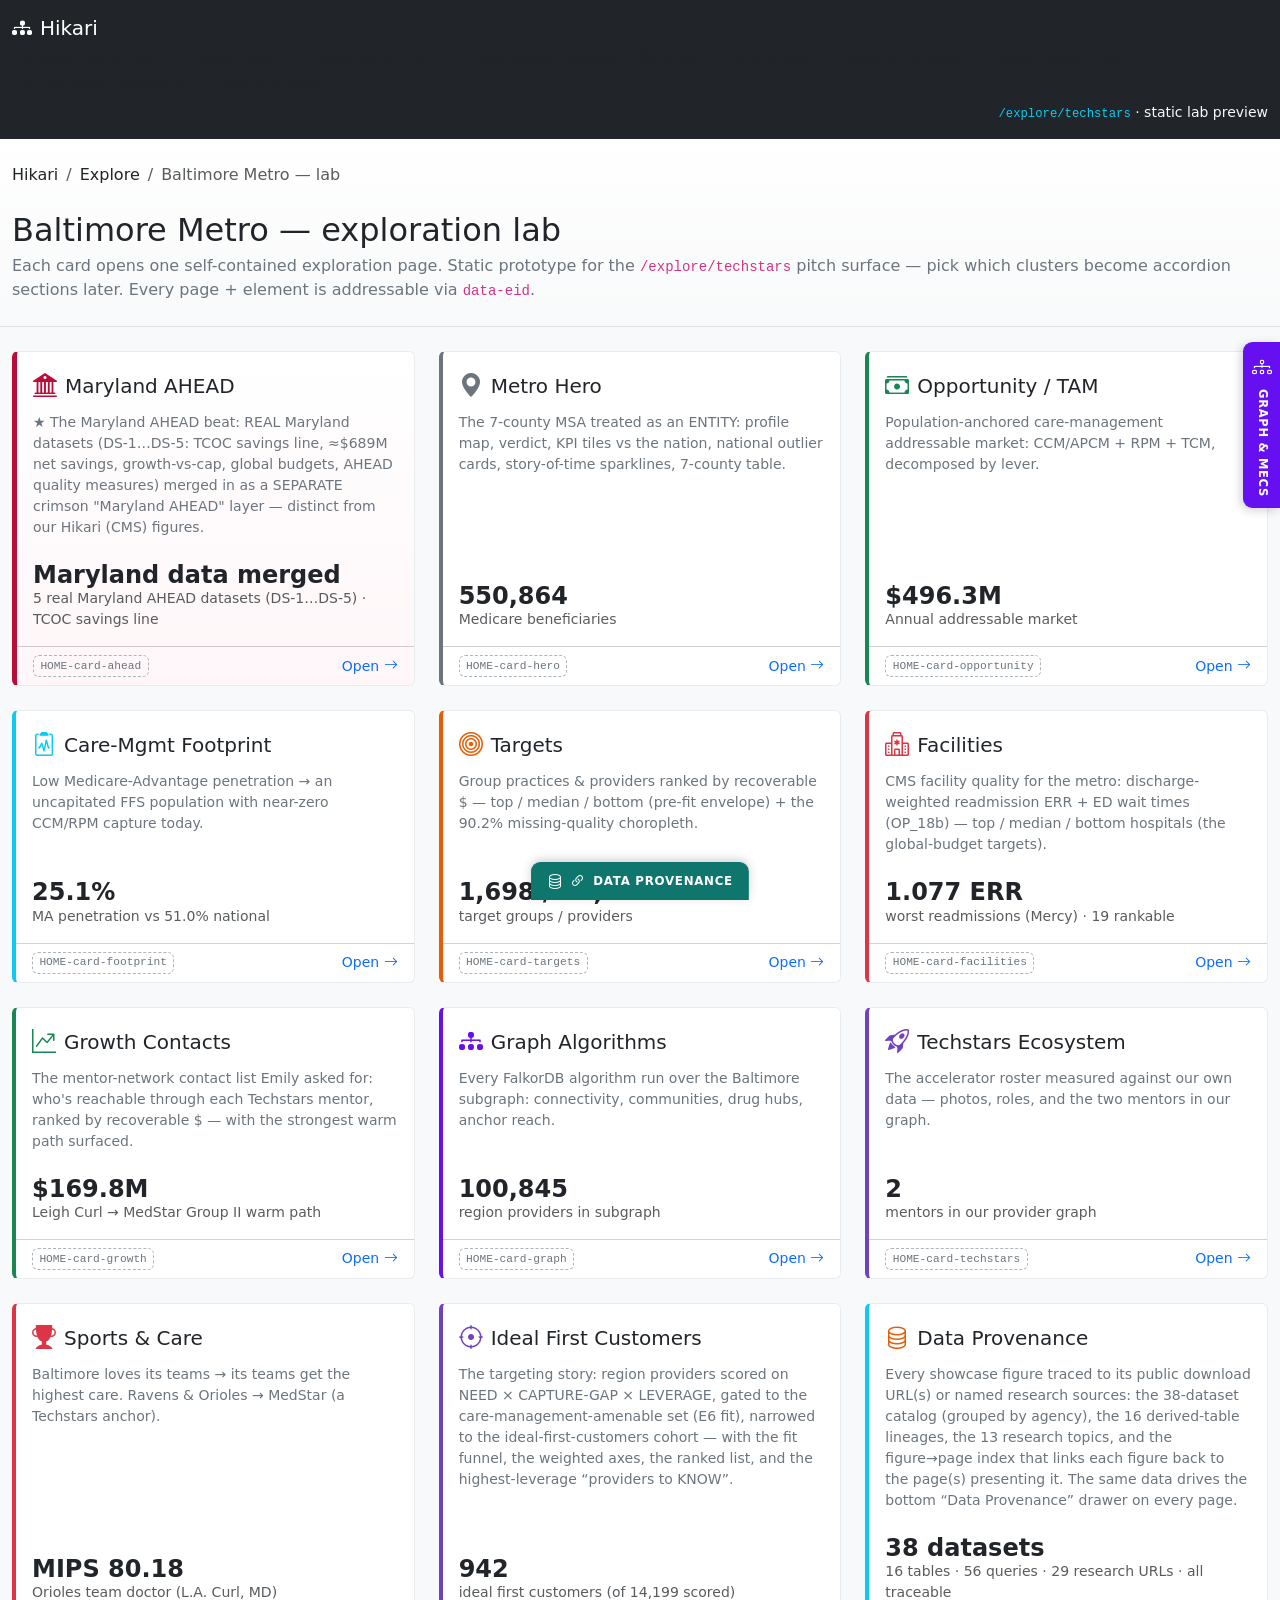
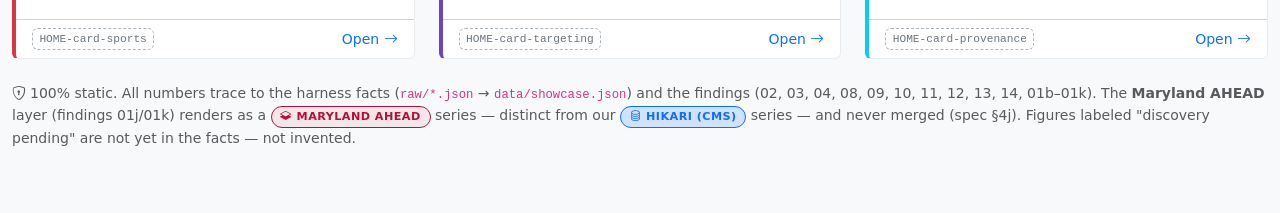
<file: index.html>
<!DOCTYPE html>
<html lang="en">
<head>
  <meta charset="utf-8">
  <meta name="viewport" content="width=device-width, initial-scale=1">
  <title>Baltimore Metro — Hikari /explore/techstars lab (landing)</title>

  <!-- Bootstrap 5 + icons VENDORED locally (assets/vendor/) — no CDN, so the
       preview works offline and by double-click (file://). Regenerate with build.py. -->
  <link rel="stylesheet" href="assets/vendor/bootstrap.min.css">
  <link rel="stylesheet" href="assets/vendor/bootstrap-icons/bootstrap-icons.min.css">
  <!-- VENDORED production styling -->
  <link rel="stylesheet" href="assets/hikari.css">
  <!-- Preview-only helpers (lab grid, drawer, tables, sports/roster) -->
  <link rel="stylesheet" href="assets/hikari-tokens.css">
</head>
<body data-sr-page="home" id="page-HOME">

  <div id="sr-topnav"></div>

  <header class="page-band py-4 mb-4">
    <div class="container-fluid" style="max-width: 1320px;">
      <nav aria-label="breadcrumb" class="mb-2">
        <ol class="breadcrumb mb-0 small">
          <li class="breadcrumb-item">Hikari</li>
          <li class="breadcrumb-item">Explore</li>
          <li class="breadcrumb-item active" aria-current="page">Baltimore Metro — lab</li>
        </ol>
      </nav>
      <div class="d-flex align-items-center gap-3 flex-wrap">
        <i class="bi bi-flask fs-1" style="color: var(--hikari-aco);"></i>
        <div>
          <h2 class="mb-1" data-eid="HOME-title">Baltimore Metro — exploration lab</h2>
          <p class="text-secondary mb-0" data-eid="HOME-subtitle">
            Each card opens one self-contained exploration page. Static prototype for the
            <code>/explore/techstars</code> pitch surface — pick which clusters become accordion
            sections later. Every page + element is addressable via <code>data-eid</code>.
          </p>
        </div>
      </div>
    </div>
  </header>

  <main class="container-fluid pb-5" style="max-width: 1320px;">
    <div class="row g-4" id="home-grid" data-eid="HOME-grid"></div>

    <p class="text-muted small mt-4" data-eid="HOME-footnote">
      <i class="bi bi-shield-lock me-1"></i>100% static. All numbers trace to the harness facts
      (<code>raw/*.json</code> → <code>data/showcase.json</code>) and the findings (02, 03, 04, 08, 09, 10,
      11, 12, 13, 14, 01b–01k). The <strong>Maryland AHEAD</strong> layer (findings 01j/01k) renders as a
      <span class="md-badge"><i class="bi bi-layers-half"></i>Maryland AHEAD</span> series — distinct from our
      <span class="hk-badge"><i class="bi bi-database"></i>Hikari (CMS)</span> series — and never merged
      (spec §4j). Figures labeled "discovery pending" are not yet in the facts — not invented.
    </p>
  </main>

  <!-- ECharts + Bootstrap VENDORED locally (no CDN) + embedded data (no fetch) -->
  <script src="assets/vendor/echarts.min.js"></script>
  <script src="assets/vendor/bootstrap.bundle.min.js"></script>
  <script src="assets/echarts-hikari-theme.js"></script>
  <script src="assets/hikari.js"></script>
  <script>window.SR_BASE = "";</script>
  <script src="data/showcase.data.js"></script>
  <!-- Define SR_PAGE BEFORE common.js: boot() now runs synchronously (no fetch). -->
  <script>
    // Landing card content (summaries + headline stats from findings 02/03/04/11/12 + roster).
    var HOME_CARDS = {
      ahead:       { accent: "ahead",   color: "maryland",       summary: "★ The Maryland AHEAD beat: REAL Maryland datasets (DS-1…DS-5: TCOC savings line, ≈$689M net savings, growth-vs-cap, global budgets, AHEAD quality measures) merged in as a SEPARATE crimson \"Maryland AHEAD\" layer — distinct from our Hikari (CMS) figures.", stat: "Maryland data merged", statLabel: "5 real Maryland AHEAD datasets (DS-1…DS-5) · TCOC savings line" },
      hero:        { accent: "hero",    color: "geography",      summary: "The 7-county MSA treated as an ENTITY: profile map, verdict, KPI tiles vs the nation, national outlier cards, story-of-time sparklines, 7-county table.", stat: "550,864", statLabel: "Medicare beneficiaries" },
      opportunity: { accent: "opp",     color: "signal-green",   summary: "Population-anchored care-management addressable market: CCM/APCM + RPM + TCM, decomposed by lever.", stat: "$496.3M", statLabel: "Annual addressable market" },
      footprint:   { accent: "foot",    color: "group-practice", summary: "Low Medicare-Advantage penetration → an uncapitated FFS population with near-zero CCM/RPM capture today.", stat: "25.1%", statLabel: "MA penetration vs 51.0% national" },
      targets:     { accent: "targets", color: "service",        summary: "Group practices & providers ranked by recoverable $ — top / median / bottom (pre-fit envelope) + the 90.2% missing-quality choropleth.", stat: "1,698 / 14,199", statLabel: "target groups / providers" },
      facilities:  { accent: "fac",     color: "facility",       summary: "CMS facility quality for the metro: discharge-weighted readmission ERR + ED wait times (OP_18b) — top / median / bottom hospitals (the global-budget targets).", stat: "1.077 ERR", statLabel: "worst readmissions (Mercy) · 19 rankable" },
      growth:      { accent: "grow",    color: "signal-green",   summary: "The mentor-network contact list Emily asked for: who's reachable through each Techstars mentor, ranked by recoverable $ — with the strongest warm path surfaced.", stat: "$169.8M", statLabel: "Leigh Curl → MedStar Group II warm path" },
      graph:       { accent: "graph",   color: "quality-measure", summary: "Every FalkorDB algorithm run over the Baltimore subgraph: connectivity, communities, drug hubs, anchor reach.", stat: "100,845", statLabel: "region providers in subgraph" },
      techstars:   { accent: "tech",    color: "aco",            summary: "The accelerator roster measured against our own data — photos, roles, and the two mentors in our graph.", stat: "2", statLabel: "mentors in our provider graph" },
      sports:      { accent: "sports",  color: "facility",       summary: "Baltimore loves its teams → its teams get the highest care. Ravens & Orioles → MedStar (a Techstars anchor).", stat: "MIPS 80.18", statLabel: "Orioles team doctor (L.A. Curl, MD)" },
    };
    // Extra landing cards for pages not in the shared SR_PAGES nav registry (added without
    // touching common.js): the Ideal First Customers (IFC) targeting story.
    var EXTRA_CARDS = [
      { slug: "targeting", file: "targeting.html", title: "Ideal First Customers", icon: "bi-crosshair",
        accent: "tech", color: "aco",
        summary: "The targeting story: region providers scored on NEED \u00d7 CAPTURE-GAP \u00d7 LEVERAGE, gated to the care-management-amenable set (E6 fit), narrowed to the ideal-first-customers cohort \u2014 with the fit funnel, the weighted axes, the ranked list, and the highest-leverage \u201cproviders to KNOW\u201d.",
        stat: "942", statLabel: "ideal first customers (of 14,199 scored)" },
      { slug: "provenance", file: "provenance.html", title: "Data Provenance", icon: "bi-database",
        accent: "foot", color: "service",
        summary: "Every showcase figure traced to its public download URL(s) or named research sources: the 38-dataset catalog (grouped by agency), the 16 derived-table lineages, the 13 research topics, and the figure\u2192page index that links each figure back to the page(s) presenting it. The same data drives the bottom \u201cData Provenance\u201d drawer on every page.",
        stat: "38 datasets", statLabel: "16 tables \u00b7 56 queries \u00b7 29 research URLs \u00b7 all traceable" },
    ];
    function cardHtml(p, c, href) {
      return (
        '<div class="col-12 col-md-6 col-xl-4">' +
        '  <a class="card lab-card text-decoration-none text-reset h-100" data-accent="' + c.accent +
        '" data-eid="HOME-card-' + p.slug + '" href="' + href + '">' +
        '    <div class="card-body d-flex flex-column">' +
        '      <div class="d-flex align-items-center mb-2">' +
        '        <i class="bi ' + p.icon + ' lab-card-icon me-2" style="color: var(--hikari-' + c.color + ');"></i>' +
        '        <h5 class="card-title mb-0">' + p.title + "</h5>" +
        "      </div>" +
        '      <p class="card-text text-secondary small flex-grow-1">' + c.summary + "</p>" +
        '      <div class="mt-2">' +
        '        <div class="lab-card-stat">' + c.stat + "</div>" +
        '        <div class="text-muted small">' + c.statLabel + "</div>" +
        "      </div>" +
        "    </div>" +
        '    <div class="card-footer bg-transparent d-flex justify-content-between align-items-center">' +
        '      <span class="page-eid-chip">HOME-card-' + p.slug + "</span>" +
        '      <span class="small text-primary">Open <i class="bi bi-arrow-right"></i></span>' +
        "    </div>" +
        "  </a></div>"
      );
    }
    window.SR_PAGE = function () {
      var grid = document.getElementById("home-grid");
      var base = window.SR_PAGES.map(function (p) {
        return cardHtml(p, HOME_CARDS[p.slug], "pages/" + p.file);
      }).join("");
      var extra = EXTRA_CARDS.map(function (p) {
        return cardHtml(p, p, "pages/" + p.file);
      }).join("");
      grid.innerHTML = base + extra;
    };
  </script>
  <script src="assets/common.js"></script>
  <script src="assets/graphinfo.js"></script>
  <script src="assets/provenance.js"></script>
</body>
</html>
</file>
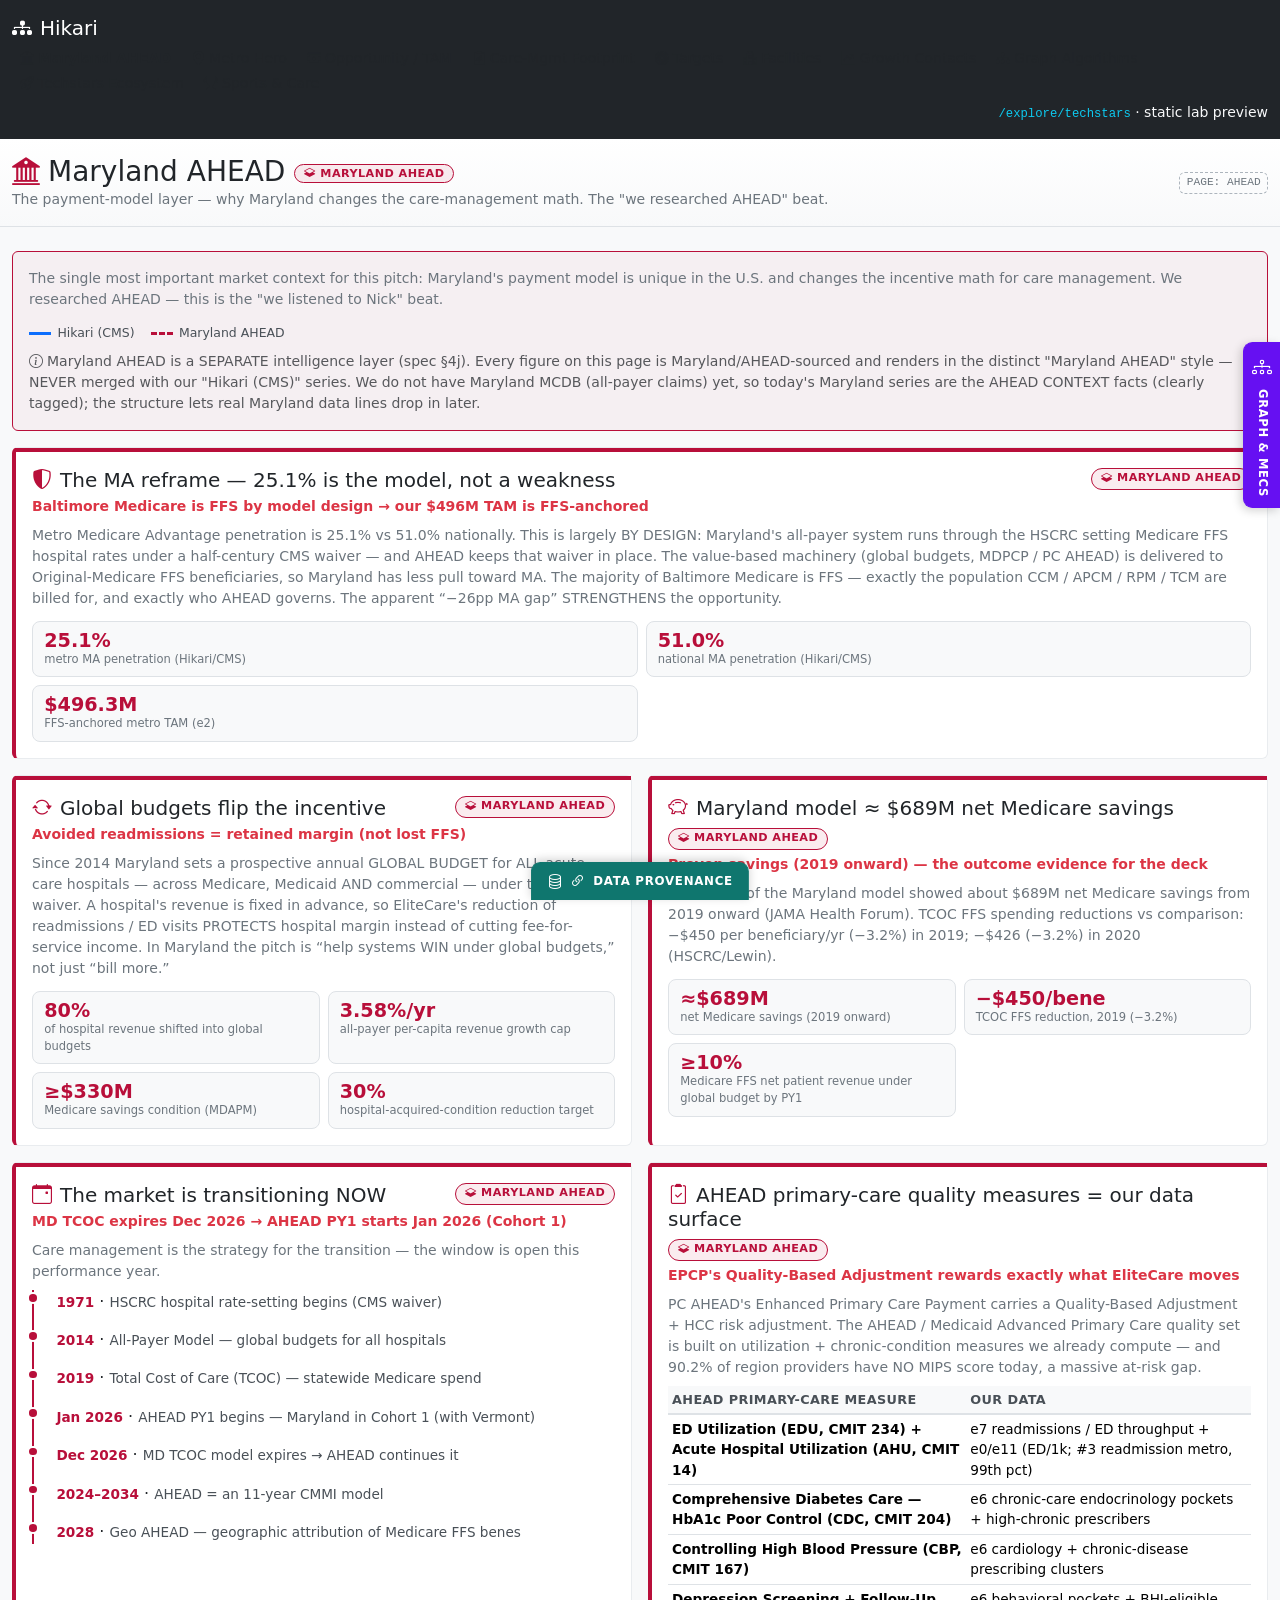
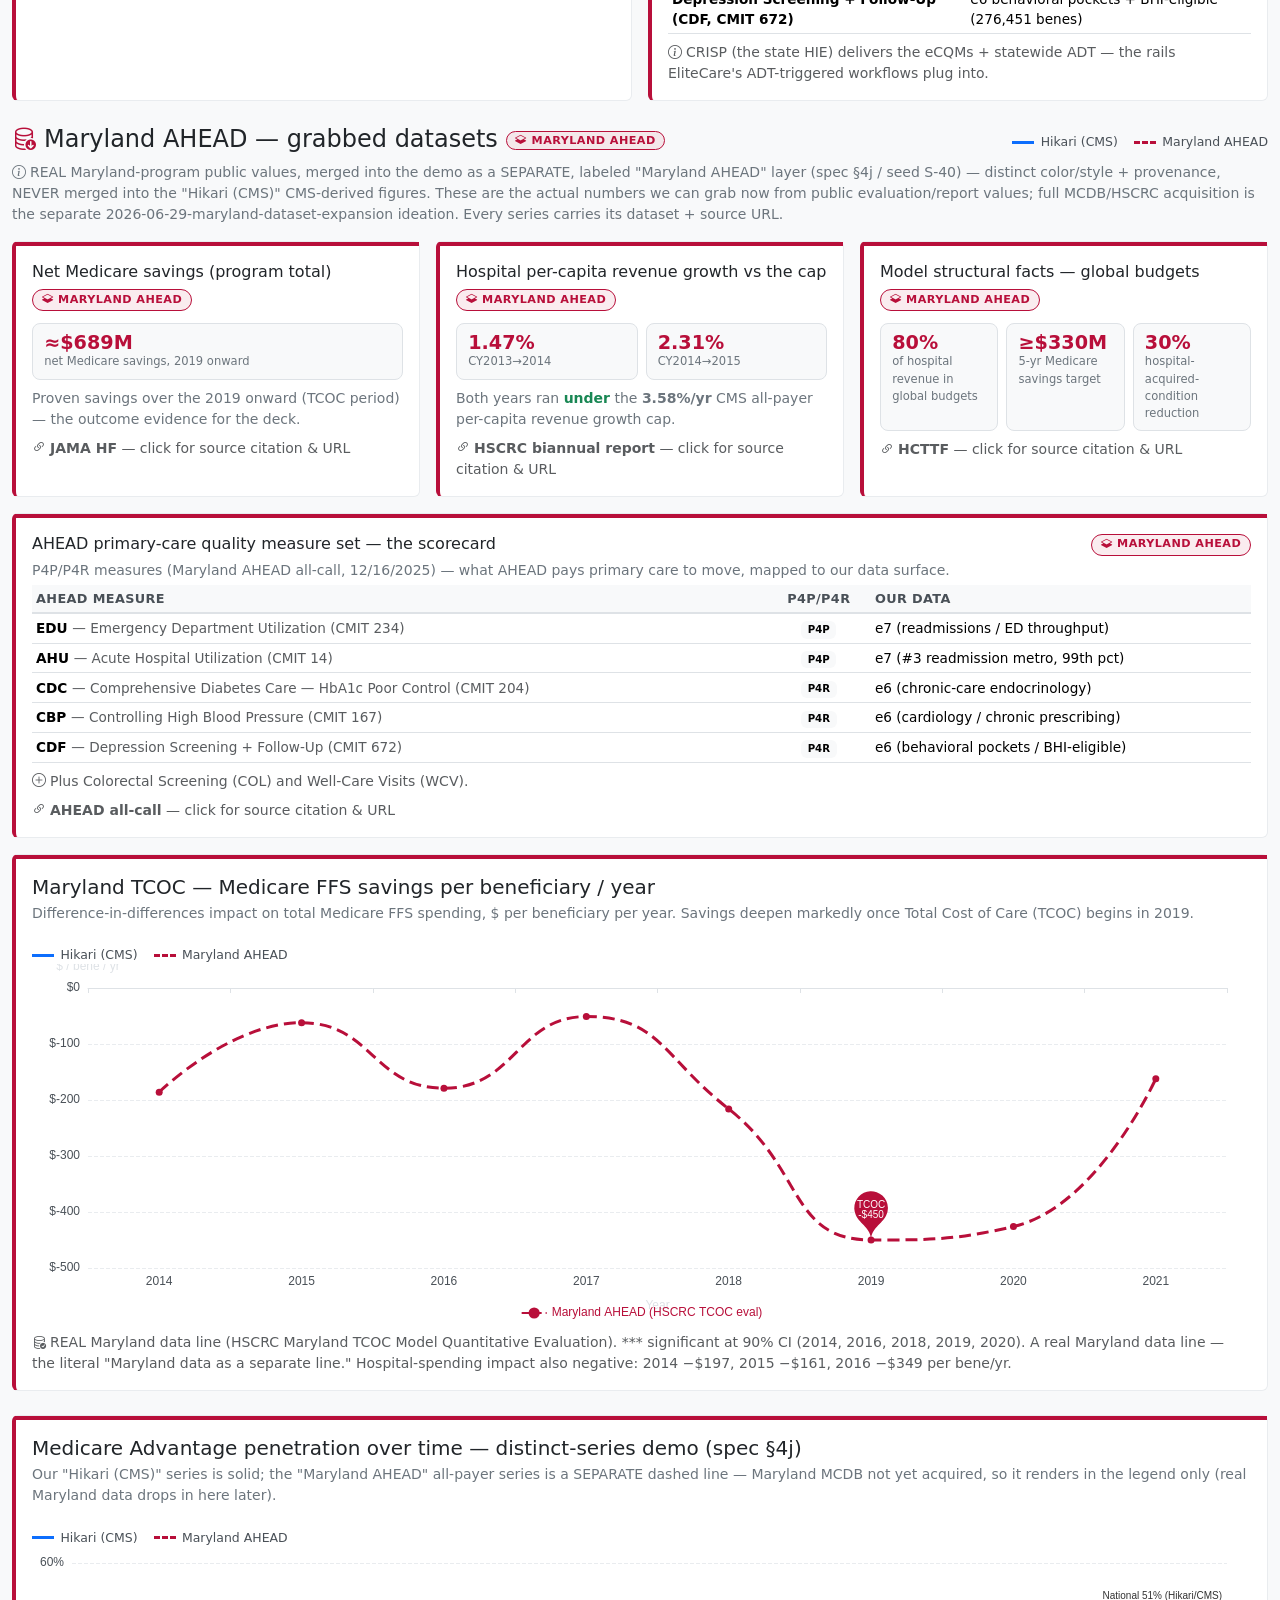
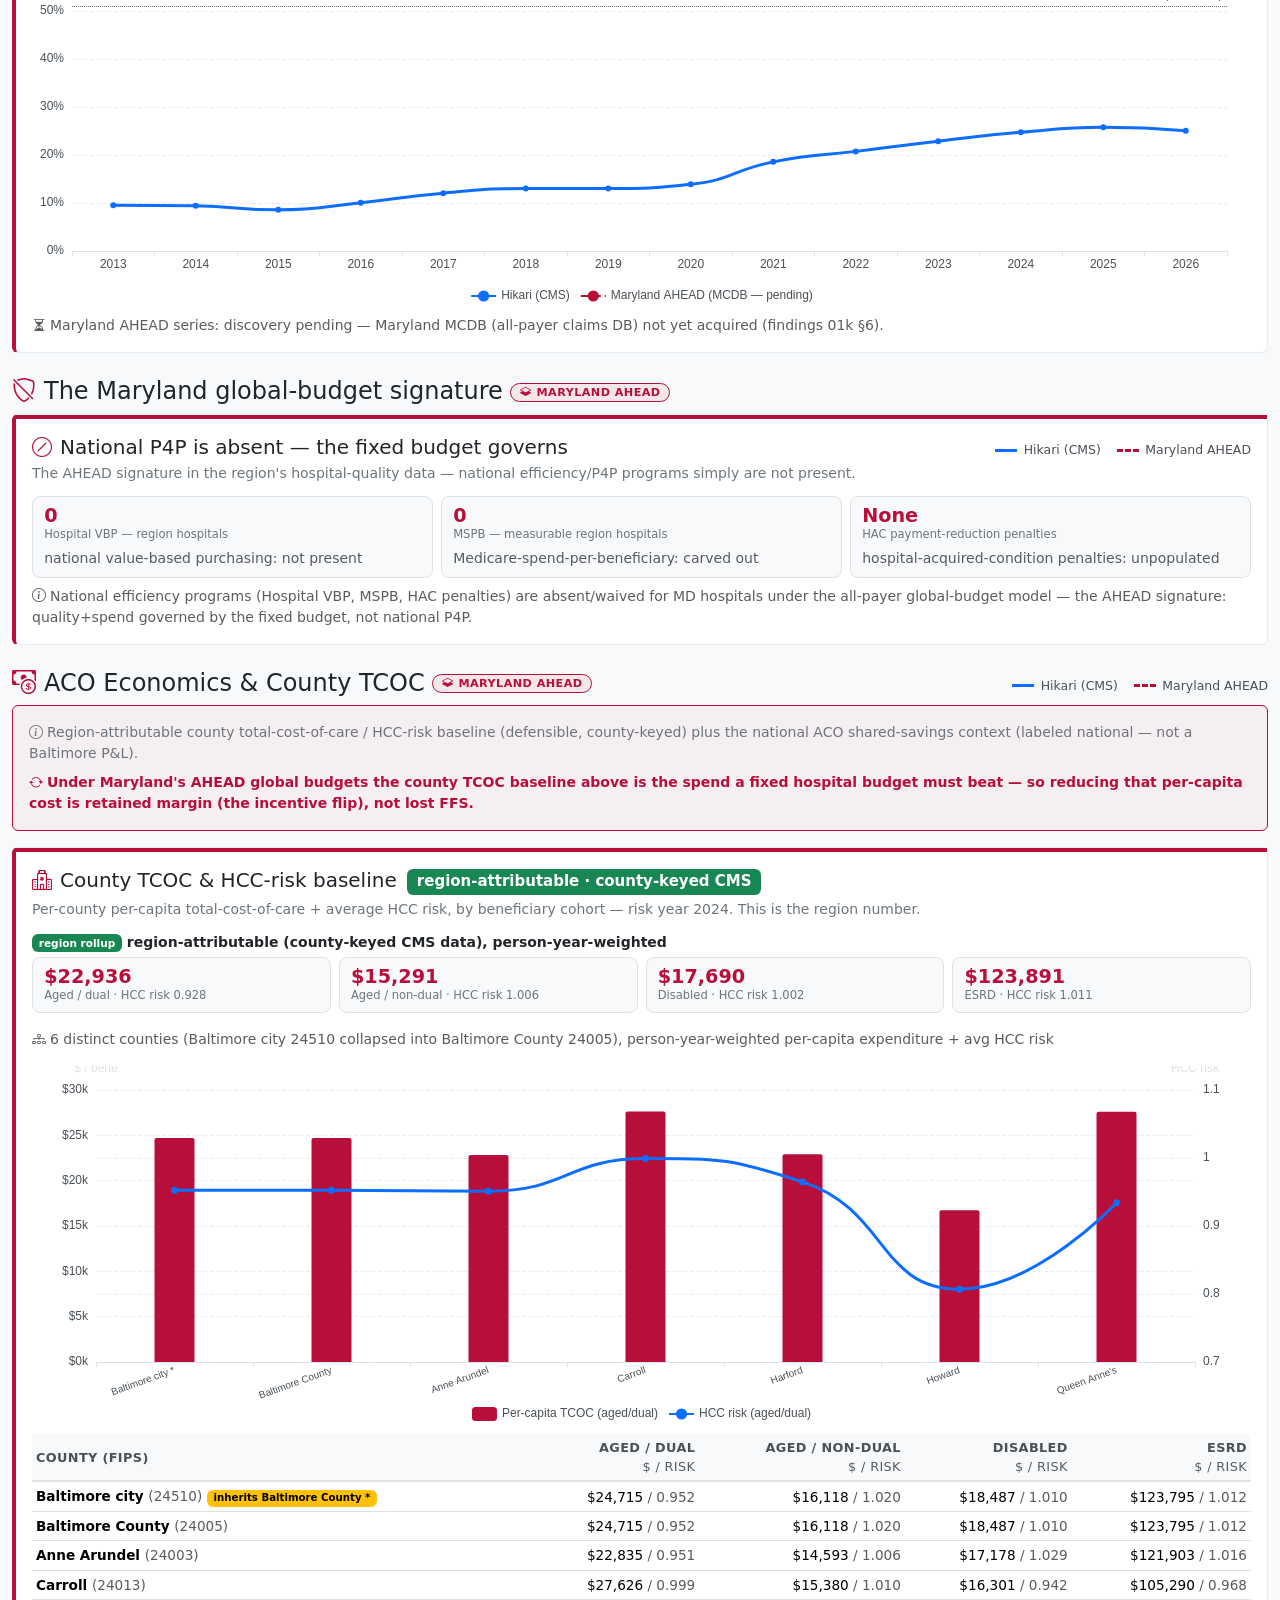
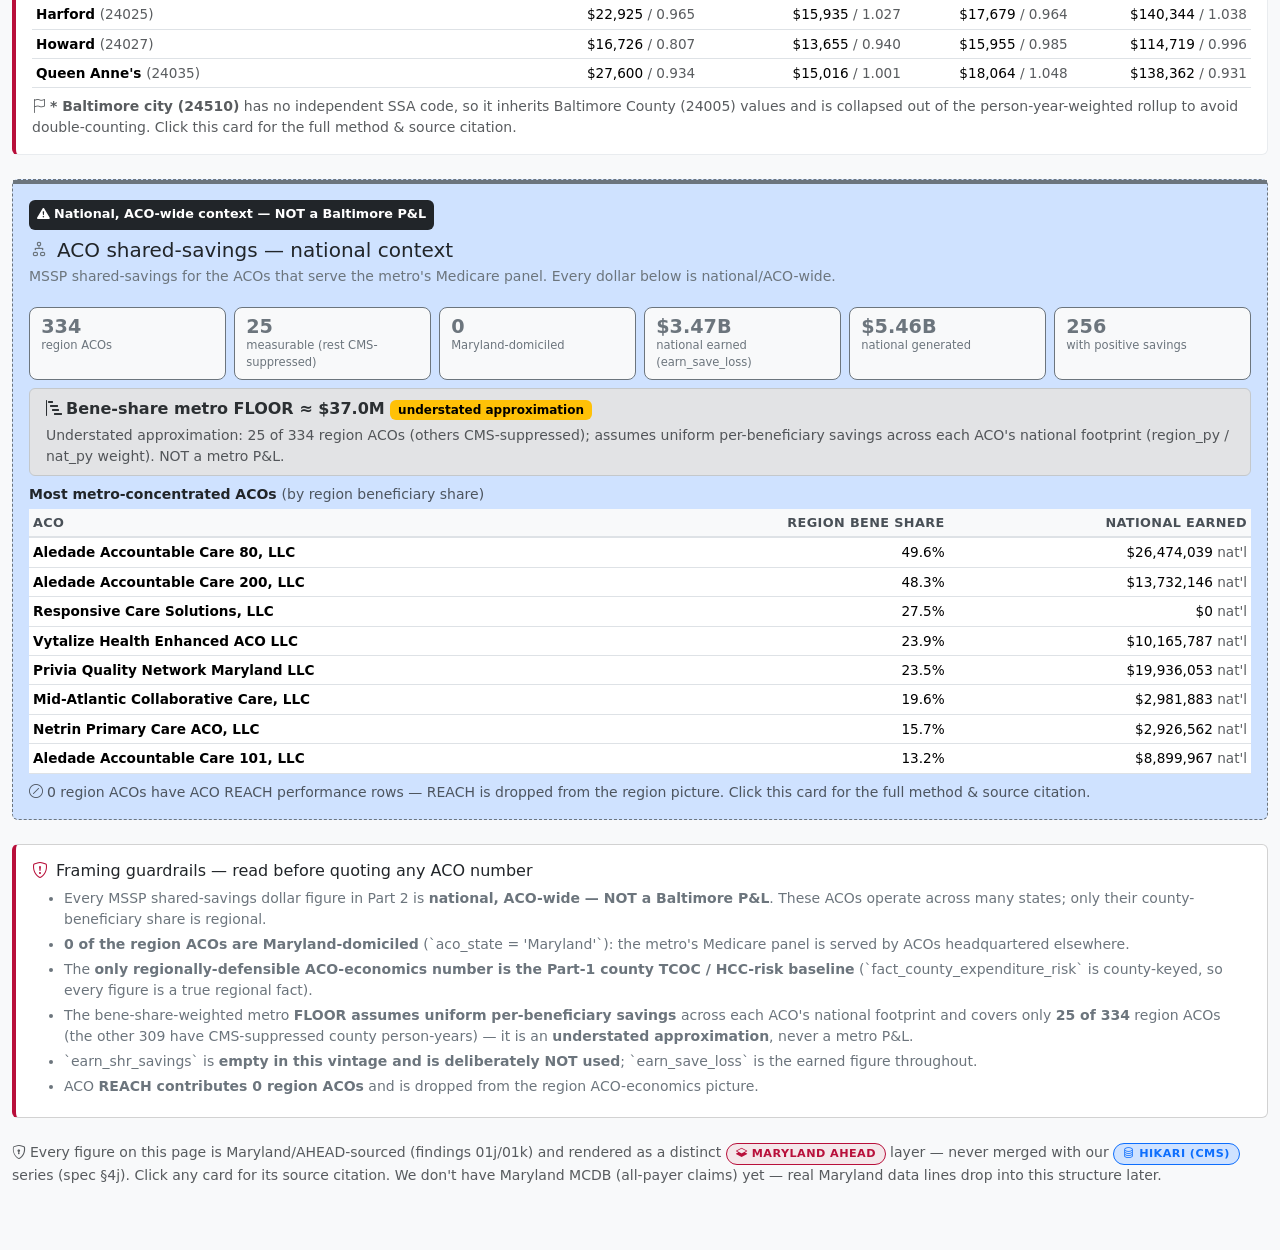
<file: pages/ahead.html>
<!DOCTYPE html>
<html lang="en">
<head>
  <meta charset="utf-8">
  <meta name="viewport" content="width=device-width, initial-scale=1">
  <title>AHEAD — Maryland AHEAD (the payment-model layer) · Hikari /explore/techstars lab</title>
  <link rel="stylesheet" href="../assets/vendor/bootstrap.min.css">
  <link rel="stylesheet" href="../assets/vendor/bootstrap-icons/bootstrap-icons.min.css">
  <link rel="stylesheet" href="../assets/hikari.css">
  <link rel="stylesheet" href="../assets/hikari-tokens.css">
</head>
<body data-sr-page="ahead" id="page-AHEAD">

  <div id="sr-topnav"></div>

  <header class="page-band py-3 mb-4">
    <div class="container-fluid" style="max-width: 1320px;">
      <div class="d-flex justify-content-between align-items-center flex-wrap">
        <div>
          <h3 class="mb-0"><i class="bi bi-bank2 me-2" style="color: var(--hikari-maryland);"></i>Maryland AHEAD <span class="md-badge align-middle"><i class="bi bi-layers-half"></i>Maryland AHEAD</span></h3>
          <div class="text-secondary small">The payment-model layer — why Maryland changes the care-management math. The "we researched AHEAD" beat.</div>
        </div>
        <span class="page-eid-chip">PAGE: AHEAD</span>
      </div>
    </div>
  </header>

  <main class="container-fluid pb-5" style="max-width: 1320px;">

    <!-- Layer banner: AHEAD = a SEPARATE intelligence layer (spec §4j) -->
    <div class="alert d-flex flex-column gap-2" id="AHEAD-layer-banner" data-eid="AHEAD-layer-banner"
         style="border:1px solid var(--hikari-maryland); background: rgba(184,15,58,0.04);">
      <div class="d-flex justify-content-between align-items-start flex-wrap gap-2">
        <div class="small text-secondary" id="AHEAD-intro" data-eid="AHEAD-intro"></div>
        <div id="AHEAD-legend" data-eid="AHEAD-legend"></div>
      </div>
      <div class="small text-muted" id="AHEAD-layer-note" data-eid="AHEAD-layer-note"></div>
    </div>

    <!-- The 5 AHEAD context cards (rendered by page-ahead.js) -->
    <div class="row g-3 mb-3" id="AHEAD-grid" data-eid="AHEAD-grid"></div>

    <!-- ===== Maryland AHEAD — grabbed datasets (REAL Maryland values, findings/15) ===== -->
    <div class="d-flex justify-content-between align-items-center flex-wrap gap-2 mt-4 mb-2"
         id="AHEAD-md-section" data-eid="AHEAD-md-section">
      <h4 class="mb-0">
        <i class="bi bi-database-down me-2" style="color: var(--hikari-maryland);"></i>Maryland AHEAD — grabbed datasets
        <span class="md-badge align-middle"><i class="bi bi-layers-half"></i>Maryland AHEAD</span>
      </h4>
      <div id="AHEAD-md-section-legend" data-eid="AHEAD-md-section-legend"></div>
    </div>
    <p class="text-secondary small mb-3" id="AHEAD-md-section-note" data-eid="AHEAD-md-section-note"></p>

    <!-- Maryland stat cards — each .md-card, click → source URL in the provenance drawer -->
    <div class="row g-3 mb-3" id="AHEAD-md-grid" data-eid="AHEAD-md-grid"></div>

    <!-- Maryland savings LINE — distinct crimson/dashed "Maryland AHEAD" series (the literal Maryland data line) -->
    <div class="card md-card mb-4 figure-card" id="AHEAD-md-savings-card" data-figure-id="AHEAD-md-savings-trend" data-eid="AHEAD-md-savings-card">
      <div class="kpi-band"></div>
      <div class="card-body">
        <div class="d-flex justify-content-between align-items-start flex-wrap gap-2">
          <div>
            <h5 class="card-title mb-1" id="AHEAD-md-savings-title" data-eid="AHEAD-md-savings-title"></h5>
            <div class="text-secondary small mb-2" id="AHEAD-md-savings-subtitle" data-eid="AHEAD-md-savings-subtitle"></div>
          </div>
          <div id="AHEAD-md-savings-legend" data-eid="AHEAD-md-savings-legend"></div>
        </div>
        <div id="AHEAD-md-savings-chart" class="section-chart" data-eid="AHEAD-md-savings-trend"></div>
        <div class="small text-muted mt-2" id="AHEAD-md-savings-note" data-eid="AHEAD-md-savings-note"></div>
      </div>
    </div>

    <!-- Distinct-series demo chart (spec §4j) -->
    <div class="card md-card mb-4 figure-card" id="AHEAD-ma-chart-card" data-figure-id="ahead_ma_series" data-eid="AHEAD-ma-chart-card">
      <div class="kpi-band"></div>
      <div class="card-body">
        <div class="d-flex justify-content-between align-items-start flex-wrap gap-2">
          <div>
            <h5 class="card-title mb-1" id="AHEAD-ma-chart-title" data-eid="AHEAD-ma-chart-title"></h5>
            <div class="text-secondary small mb-2" id="AHEAD-ma-chart-subtitle" data-eid="AHEAD-ma-chart-subtitle"></div>
          </div>
          <div id="AHEAD-ma-chart-legend" data-eid="AHEAD-ma-chart-legend"></div>
        </div>
        <div id="AHEAD-ma-chart" class="section-chart" data-eid="AHEAD-ma-chart"></div>
        <div class="small text-muted mt-2" id="AHEAD-ma-chart-note" data-eid="AHEAD-ma-chart-note"></div>
      </div>
    </div>

    <!-- ===== The Maryland global-budget signature (facility_quality_suite.maryland_waiver_signature) =====
         Reinforces the AHEAD incentive-flip: national pay-for-performance (Hospital VBP / MSPB / HAC
         penalties) is WAIVED for MD hospitals — the fixed global budget governs quality + spend.
         Rendered by page-ahead.js; the card opens the secret-sauce drawer (maryland_waiver). -->
    <div class="d-flex justify-content-between align-items-center flex-wrap gap-2 mt-4 mb-2"
         id="AHEAD-waiver-section" data-eid="AHEAD-waiver-section">
      <h4 class="mb-0">
        <i class="bi bi-shield-slash me-2" style="color: var(--hikari-maryland);"></i>The Maryland global-budget signature
        <span class="md-badge align-middle"><i class="bi bi-layers-half"></i>Maryland AHEAD</span>
      </h4>
    </div>
    <div class="card md-card figure-card mb-4" id="AHEAD-waiver-card"
         data-figure-id="maryland_waiver" data-eid="AHEAD-waiver-card" role="button">
      <div class="kpi-band"></div>
      <div class="card-body">
        <div class="d-flex justify-content-between align-items-start flex-wrap gap-2 mb-1">
          <div>
            <h5 class="card-title mb-1">
              <i class="bi bi-slash-circle me-2" style="color: var(--hikari-maryland);"></i>National P4P is absent — the fixed budget governs
            </h5>
            <div class="text-secondary small mb-2" id="AHEAD-waiver-subtitle" data-eid="AHEAD-waiver-subtitle"></div>
          </div>
          <div id="AHEAD-waiver-legend" data-eid="AHEAD-waiver-legend"></div>
        </div>
        <div class="row g-2" id="AHEAD-waiver-facts" data-eid="AHEAD-waiver-facts"></div>
        <div class="small text-muted mt-2" id="AHEAD-waiver-note" data-eid="AHEAD-waiver-note"></div>
      </div>
    </div>

    <!-- ===== ACO Economics & County TCOC panel (page id prefix AHEAD; sub-ids AHEAD-aco-*) =====
         Four-layer honesty pattern: (1) intro + AHEAD tie-in, (2) DEFENSIBLE HERO county TCOC/HCC
         risk (region-attributable, county-keyed CMS data), (3) explicitly-labeled NATIONAL ACO
         shared-savings context (NOT a Baltimore P&L), (4) visible framing guardrails. Rendered by
         page-ahead.js from window.SHOWCASE.aco_economics; the two cards carry data-figure-id hooks
         (aco_economics_tcoc / aco_economics_context) for the existing secret-sauce drawer. -->
    <div class="d-flex justify-content-between align-items-center flex-wrap gap-2 mt-4 mb-2"
         id="AHEAD-aco-section" data-eid="AHEAD-aco-section">
      <h4 class="mb-0">
        <i class="bi bi-cash-coin me-2" style="color: var(--hikari-maryland);"></i>ACO Economics &amp; County TCOC
        <span class="md-badge align-middle"><i class="bi bi-layers-half"></i>Maryland AHEAD</span>
      </h4>
      <div id="AHEAD-aco-section-legend" data-eid="AHEAD-aco-section-legend"></div>
    </div>

    <!-- (1) Section intro + AHEAD tie-in -->
    <div class="alert d-flex flex-column gap-2" id="AHEAD-aco-intro" data-eid="AHEAD-aco-intro"
         style="border:1px solid var(--hikari-maryland); background: rgba(184,15,58,0.04);"></div>

    <!-- (2) DEFENSIBLE HERO — County TCOC & HCC risk (region-attributable, county-keyed CMS data).
         Whole card is clickable → secret-sauce drawer (aco_economics_tcoc). -->
    <div class="card md-card figure-card mb-4" id="AHEAD-aco-tcoc-card"
         data-figure-id="aco_economics_tcoc" data-eid="AHEAD-aco-tcoc-card" role="button">
      <div class="kpi-band"></div>
      <div class="card-body">
        <div class="d-flex justify-content-between align-items-start flex-wrap gap-2 mb-1">
          <div>
            <h5 class="card-title mb-1">
              <i class="bi bi-hospital me-2" style="color: var(--hikari-maryland);"></i>County TCOC &amp; HCC-risk baseline
              <span class="badge text-bg-success align-middle ms-1">region-attributable · county-keyed CMS</span>
            </h5>
            <div class="text-secondary small mb-2" id="AHEAD-aco-tcoc-subtitle" data-eid="AHEAD-aco-tcoc-subtitle"></div>
          </div>
        </div>
        <!-- region rollup summary stats (py-weighted, 6-distinct-county) -->
        <div id="AHEAD-aco-tcoc-rollup" data-eid="AHEAD-aco-tcoc-rollup"></div>
        <!-- per-county bar (per-capita $) + HCC-risk line, all 7 counties -->
        <div id="AHEAD-aco-tcoc-chart" class="section-chart" data-eid="AHEAD-aco-tcoc-chart"></div>
        <!-- full per-county / per-cohort table -->
        <div id="AHEAD-aco-tcoc-table" data-eid="AHEAD-aco-tcoc-table"></div>
        <div class="small text-muted mt-2" id="AHEAD-aco-tcoc-note" data-eid="AHEAD-aco-tcoc-note"></div>
      </div>
    </div>

    <!-- (3) NATIONAL CONTEXT — ACO shared-savings. Visually distinct (NOT crimson md-card); a
         prominent badge makes clear this is national/ACO-wide, not a Baltimore P&L. Clickable →
         secret-sauce drawer (aco_economics_context). -->
    <div class="card figure-card mb-4" id="AHEAD-aco-context-card"
         data-figure-id="aco_economics_context" data-eid="AHEAD-aco-context-card" role="button"
         style="border:1px dashed var(--hikari-text-muted); background: var(--hikari-primary-subtle, #f8f9fa);">
      <div class="kpi-band" style="background: var(--hikari-text-muted);"></div>
      <div class="card-body">
        <div id="AHEAD-aco-context-badge" data-eid="AHEAD-aco-context-badge"></div>
        <div class="d-flex justify-content-between align-items-start flex-wrap gap-2 mb-1 mt-2">
          <div>
            <h5 class="card-title mb-1">
              <i class="bi bi-diagram-2 me-2" style="color: var(--hikari-text-muted);"></i>ACO shared-savings — national context
            </h5>
            <div class="text-secondary small mb-2" id="AHEAD-aco-context-subtitle" data-eid="AHEAD-aco-context-subtitle"></div>
          </div>
        </div>
        <div id="AHEAD-aco-context-stats" data-eid="AHEAD-aco-context-stats"></div>
        <!-- bene-share FLOOR (understated approximation) -->
        <div id="AHEAD-aco-floor" data-eid="AHEAD-aco-floor"></div>
        <!-- top metro-concentrated ACOs (national earned $, region bene share %) -->
        <div id="AHEAD-aco-context-table" data-eid="AHEAD-aco-context-table"></div>
        <div class="small text-muted mt-2" id="AHEAD-aco-context-note" data-eid="AHEAD-aco-context-note"></div>
      </div>
    </div>

    <!-- (4) Framing guardrails — honesty caveats visible on-page (not buried in the drawer). -->
    <div class="card mb-4" id="AHEAD-aco-guardrails" data-eid="AHEAD-aco-guardrails"
         style="border-left:4px solid var(--hikari-maryland);"></div>

    <p class="text-muted small">
      <i class="bi bi-shield-lock me-1"></i>Every figure on this page is Maryland/AHEAD-sourced (findings 01j/01k) and
      rendered as a distinct <span class="md-badge"><i class="bi bi-layers-half"></i>Maryland AHEAD</span> layer —
      never merged with our <span class="hk-badge"><i class="bi bi-database"></i>Hikari (CMS)</span> series (spec §4j).
      Click any card for its source citation. We don't have Maryland MCDB (all-payer claims) yet — real Maryland
      data lines drop into this structure later.
    </p>
  </main>

  <script src="../assets/vendor/echarts.min.js"></script>
  <script src="../assets/vendor/bootstrap.bundle.min.js"></script>
  <script src="../assets/echarts-hikari-theme.js"></script>
  <script src="../assets/hikari.js"></script>
  <script>window.SR_BASE = "../";</script>
  <script src="../data/showcase.data.js"></script>
  <script src="../data/maryland.data.js"></script>
  <script src="../assets/page-ahead.js"></script>
  <script src="../assets/common.js"></script>
  <script src="../assets/graphinfo.js"></script>
  <script src="../assets/provenance.js"></script>
</body>
</html>
</file>
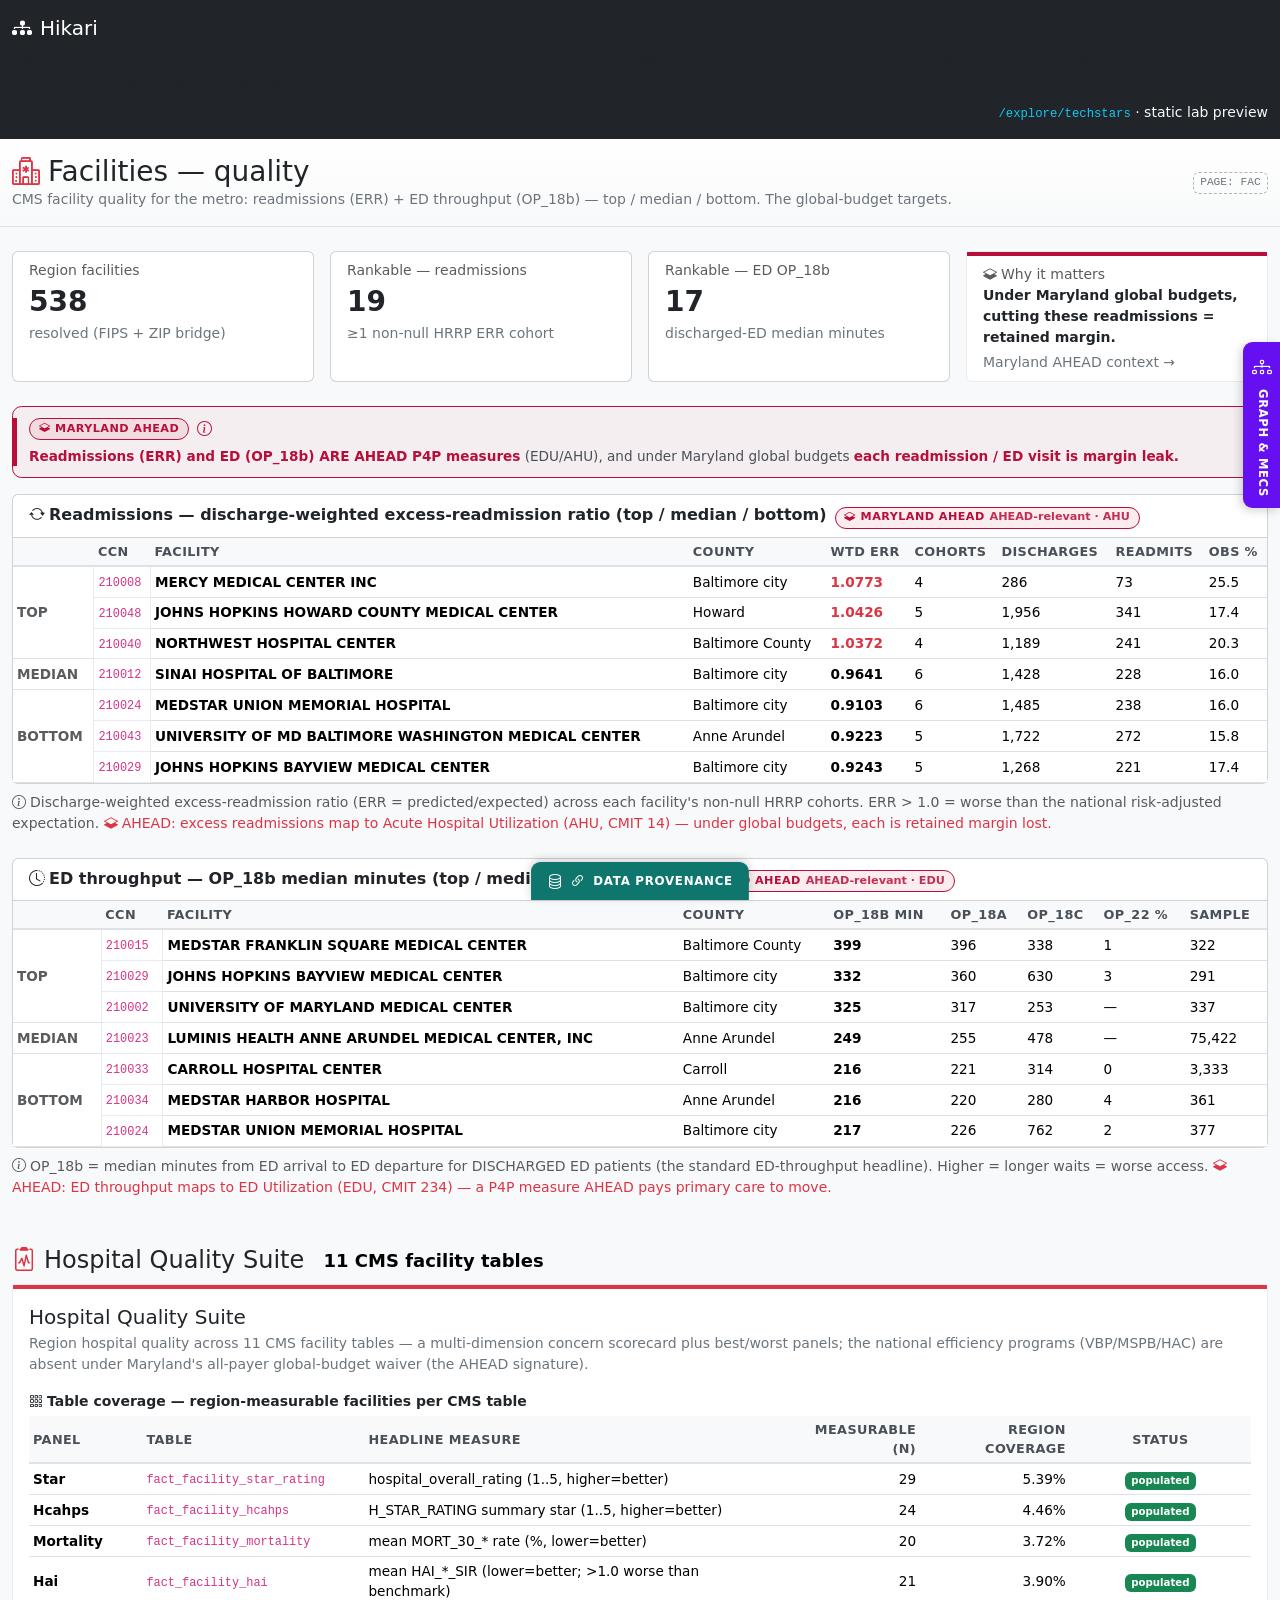
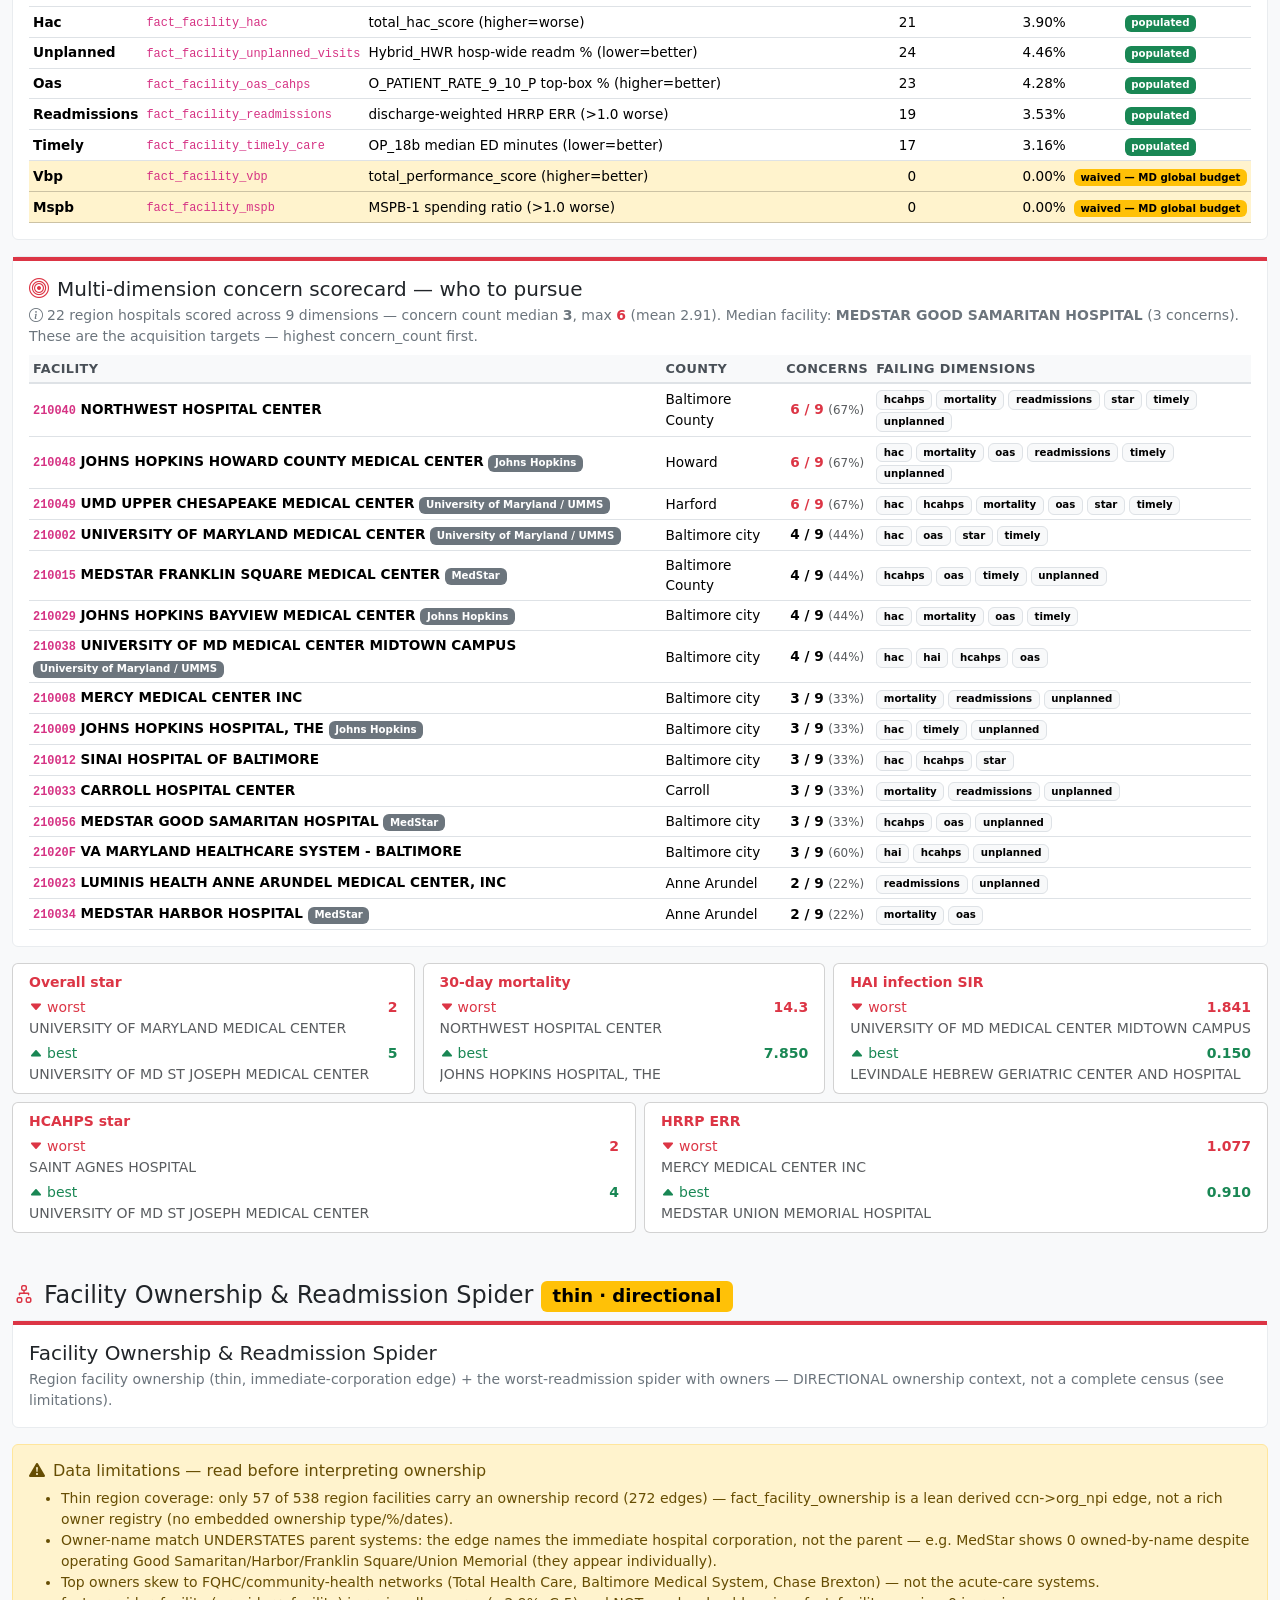
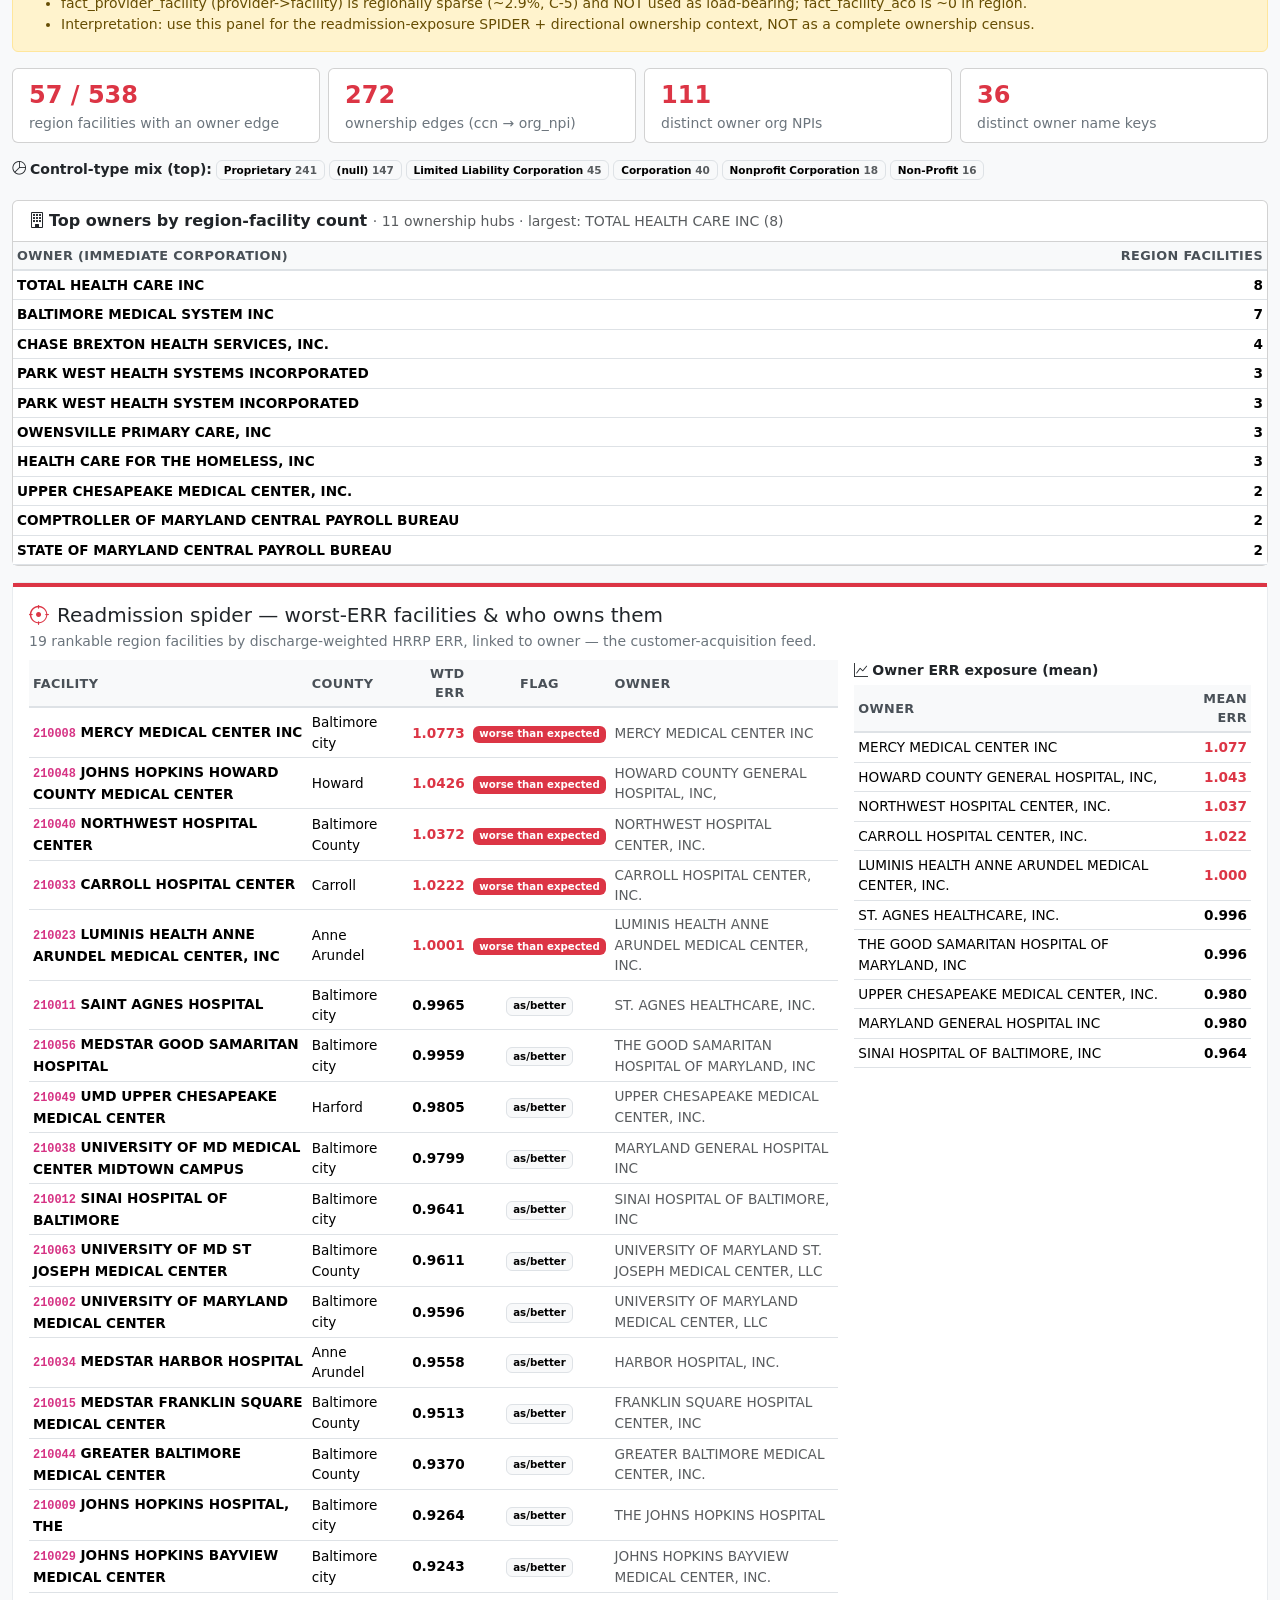
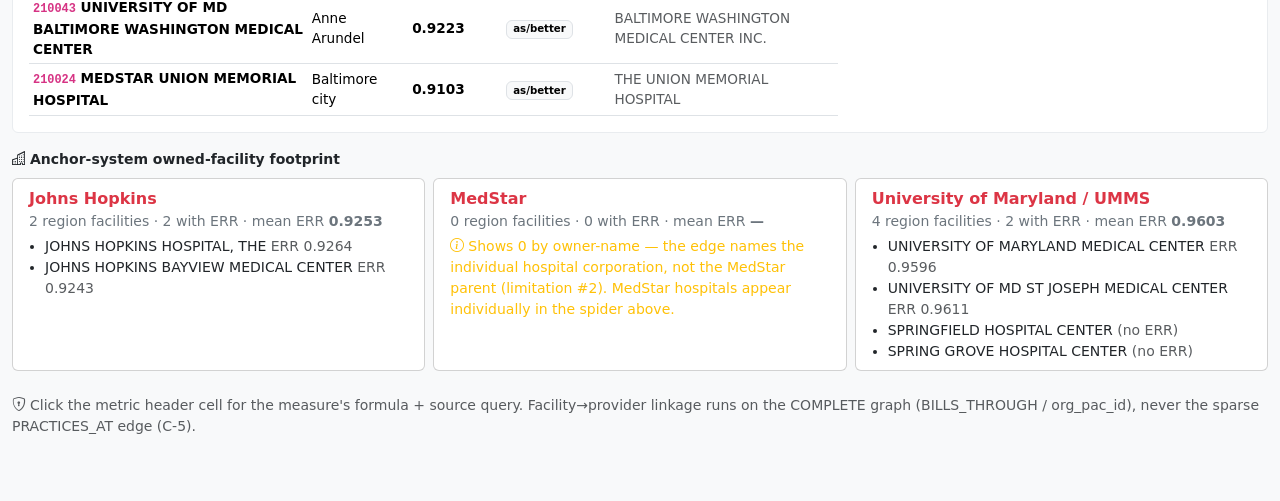
<file: pages/facilities.html>
<!DOCTYPE html>
<html lang="en">
<head>
  <meta charset="utf-8">
  <meta name="viewport" content="width=device-width, initial-scale=1">
  <title>FAC — Facilities (readmissions &amp; ED) · Hikari /explore/techstars lab</title>
  <link rel="stylesheet" href="../assets/vendor/bootstrap.min.css">
  <link rel="stylesheet" href="../assets/vendor/bootstrap-icons/bootstrap-icons.min.css">
  <link rel="stylesheet" href="../assets/hikari.css">
  <link rel="stylesheet" href="../assets/hikari-tokens.css">
</head>
<body data-sr-page="facilities" id="page-FAC">

  <div id="sr-topnav"></div>

  <header class="page-band py-3 mb-4">
    <div class="container-fluid" style="max-width: 1320px;">
      <div class="d-flex justify-content-between align-items-center flex-wrap">
        <div>
          <h3 class="mb-0"><i class="bi bi-hospital me-2" style="color: var(--hikari-facility);"></i>Facilities — quality</h3>
          <div class="text-secondary small">CMS facility quality for the metro: readmissions (ERR) + ED throughput (OP_18b) — top / median / bottom. The global-budget targets.</div>
        </div>
        <span class="page-eid-chip">PAGE: FAC</span>
      </div>
    </div>
  </header>

  <main class="container-fluid pb-5" style="max-width: 1320px;">

    <div class="row g-3 mb-4">
      <div class="col-md-3"><div class="card h-100" data-eid="FAC-count-region">
        <div class="card-body py-2"><div class="text-muted small">Region facilities</div>
          <div class="fs-3 fw-bold" id="FAC-region-n">—</div><div class="small text-secondary">resolved (FIPS + ZIP bridge)</div></div></div></div>
      <div class="col-md-3"><div class="card h-100" data-eid="FAC-count-readmit">
        <div class="card-body py-2"><div class="text-muted small">Rankable — readmissions</div>
          <div class="fs-3 fw-bold" id="FAC-readmit-n">—</div><div class="small text-secondary">≥1 non-null HRRP ERR cohort</div></div></div></div>
      <div class="col-md-3"><div class="card h-100" data-eid="FAC-count-ed">
        <div class="card-body py-2"><div class="text-muted small">Rankable — ED OP_18b</div>
          <div class="fs-3 fw-bold" id="FAC-ed-n">—</div><div class="small text-secondary">discharged-ED median minutes</div></div></div></div>
      <div class="col-md-3"><div class="card figure-card h-100" data-figure-id="ahead_incentive_flip" data-eid="FAC-ahead-link">
        <div class="kpi-band" style="background: var(--hikari-maryland);"></div>
        <div class="card-body py-2"><div class="text-muted small"><i class="bi bi-layers-half me-1"></i>Why it matters</div>
          <div class="fw-semibold small">Under Maryland global budgets, cutting these readmissions = retained margin.</div>
          <div class="small text-secondary mt-1">Maryland AHEAD context →</div></div></div></div>
    </div>

    <!-- Maryland AHEAD context layer (spec §4j) — rendered by common.js renderMdLayer -->
    <div id="FAC-md-host"></div>

    <div class="card mb-2">
      <div class="card-header bg-transparent fw-semibold"><i class="bi bi-arrow-repeat me-1"></i>Readmissions — discharge-weighted excess-readmission ratio (top / median / bottom)</div>
      <div class="card-body p-0"><div class="table-responsive" id="FAC-readmit-table" data-eid="FAC-readmit-table"></div></div>
    </div>
    <p class="text-muted small mb-4" id="FAC-readmit-note" data-eid="FAC-readmit-note"></p>

    <div class="card mb-2">
      <div class="card-header bg-transparent fw-semibold"><i class="bi bi-clock-history me-1"></i>ED throughput — OP_18b median minutes (top / median / bottom)</div>
      <div class="card-body p-0"><div class="table-responsive" id="FAC-ed-table" data-eid="FAC-ed-table"></div></div>
    </div>
    <p class="text-muted small" id="FAC-ed-note" data-eid="FAC-ed-note"></p>

    <!-- =====================================================================
         Hospital Quality Suite (e17 / findings 17) — a multi-dimension concern
         scorecard across 11 CMS facility-quality tables. Two clickable figure
         cards: the header (facility_quality_suite) + the scorecard hero
         (facility_quality_scorecard). Rendered by page-facilities.js from
         window.SHOWCASE.facility_quality_suite. Hikari (CMS) layer — NOT merged
         with the crimson Maryland AHEAD layer.
         ===================================================================== -->
    <div class="d-flex justify-content-between align-items-center flex-wrap gap-2 mt-5 mb-2"
         id="FAC-qs-section" data-eid="FAC-qs-section">
      <h4 class="mb-0"><i class="bi bi-clipboard2-pulse me-2" style="color: var(--hikari-facility);"></i>Hospital Quality Suite
        <span class="badge text-bg-light align-middle">11 CMS facility tables</span></h4>
    </div>

    <!-- header card → drawer facility_quality_suite -->
    <div class="card figure-card mb-3" id="FAC-qs-card" data-figure-id="facility_quality_suite"
         data-eid="FAC-qs-card" role="button">
      <div class="kpi-band" style="background: var(--hikari-facility);"></div>
      <div class="card-body">
        <h5 class="card-title mb-1" id="FAC-qs-title"></h5>
        <p class="text-secondary small mb-3" id="FAC-qs-note"></p>
        <div class="small fw-semibold mb-1"><i class="bi bi-grid-3x3-gap me-1"></i>Table coverage — region-measurable facilities per CMS table</div>
        <div class="table-responsive" id="FAC-qs-coverage" data-eid="FAC-qs-coverage"></div>
      </div>
    </div>

    <!-- scorecard hero card → drawer facility_quality_scorecard (the acquisition targets) -->
    <div class="card figure-card mb-3" id="FAC-qs-scorecard-card" data-figure-id="facility_quality_scorecard"
         data-eid="FAC-qs-scorecard" role="button">
      <div class="kpi-band" style="background: var(--hikari-facility);"></div>
      <div class="card-body">
        <div class="d-flex justify-content-between align-items-start flex-wrap gap-2 mb-1">
          <h5 class="card-title mb-0"><i class="bi bi-bullseye me-2" style="color: var(--hikari-facility);"></i>Multi-dimension concern scorecard — who to pursue</h5>
        </div>
        <div class="text-secondary small mb-2" id="FAC-qs-scorecard-context"></div>
        <div class="table-responsive" id="FAC-qs-scorecard"></div>
      </div>
    </div>

    <!-- best/worst panel highlights (Hikari CMS layer) -->
    <div class="row g-2 mb-4" id="FAC-qs-highlights" data-eid="FAC-qs-highlights"></div>

    <!-- =====================================================================
         Facility Ownership & Readmission Spider (e16 / findings 18).
         THIN, DIRECTIONAL ownership context — the limitations disclaimer is
         rendered PROMINENTLY on-page (alert alert-warning), not buried in the
         drawer. Two clickable figure cards: the header (facility_ownership) +
         the spider hero (facility_ownership_spider). Rendered by
         page-facilities.js from window.SHOWCASE.facility_ownership.
         ===================================================================== -->
    <div class="d-flex justify-content-between align-items-center flex-wrap gap-2 mt-5 mb-2"
         id="FAC-own-section" data-eid="FAC-own-section">
      <h4 class="mb-0"><i class="bi bi-diagram-2 me-2" style="color: var(--hikari-facility);"></i>Facility Ownership &amp; Readmission Spider
        <span class="badge text-bg-warning align-middle">thin · directional</span></h4>
    </div>

    <!-- header card → drawer facility_ownership -->
    <div class="card figure-card mb-3" id="FAC-own-card" data-figure-id="facility_ownership"
         data-eid="FAC-own-card" role="button">
      <div class="kpi-band" style="background: var(--hikari-facility);"></div>
      <div class="card-body">
        <h5 class="card-title mb-1" id="FAC-own-title"></h5>
        <p class="text-secondary small mb-0" id="FAC-own-note"></p>
      </div>
    </div>

    <!-- REQUIRED: prominent on-page data-limitations disclaimer (NOT hidden in the drawer) -->
    <div class="alert alert-warning" id="FAC-own-disclaimer" data-eid="FAC-own-disclaimer" role="alert">
      <h6 class="alert-heading mb-2"><i class="bi bi-exclamation-triangle-fill me-2"></i>Data limitations — read before interpreting ownership</h6>
      <ul class="small mb-0" id="FAC-own-disclaimer-list"></ul>
    </div>

    <!-- landscape stats + ownership-type mix -->
    <div class="mb-3" id="FAC-own-landscape" data-eid="FAC-own-landscape"></div>

    <!-- top owners + hubs -->
    <div class="card mb-3">
      <div class="card-header bg-transparent fw-semibold"><i class="bi bi-building me-1"></i>Top owners by region-facility count
        <span class="text-muted fw-normal small" id="FAC-own-hubs"></span></div>
      <div class="card-body p-0"><div class="table-responsive" id="FAC-own-top" data-eid="FAC-own-top"></div></div>
    </div>

    <!-- spider hero card → drawer facility_ownership_spider (the acquisition spider) -->
    <div class="card figure-card mb-3" id="FAC-own-spider-card" data-figure-id="facility_ownership_spider"
         data-eid="FAC-own-spider" role="button">
      <div class="kpi-band" style="background: var(--hikari-facility);"></div>
      <div class="card-body">
        <div class="d-flex justify-content-between align-items-start flex-wrap gap-2 mb-1">
          <h5 class="card-title mb-0"><i class="bi bi-crosshair me-2" style="color: var(--hikari-facility);"></i>Readmission spider — worst-ERR facilities &amp; who owns them</h5>
        </div>
        <div class="text-secondary small mb-2" id="FAC-own-spider-subtitle"></div>
        <div class="row g-3">
          <div class="col-lg-8"><div class="table-responsive" id="FAC-own-spider"></div></div>
          <div class="col-lg-4"><div class="table-responsive" id="FAC-own-exposure"></div></div>
        </div>
      </div>
    </div>

    <!-- anchor footprint (Hopkins / MedStar / UMMS) -->
    <div class="mb-4" id="FAC-own-anchor" data-eid="FAC-own-anchor"></div>

    <p class="text-muted small mt-3">
      <i class="bi bi-shield-lock me-1"></i>Click the metric header cell for the measure's formula + source query.
      Facility→provider linkage runs on the COMPLETE graph (BILLS_THROUGH / org_pac_id), never the sparse PRACTICES_AT edge (C-5).
    </p>
  </main>

  <script src="../assets/vendor/echarts.min.js"></script>
  <script src="../assets/vendor/bootstrap.bundle.min.js"></script>
  <script src="../assets/echarts-hikari-theme.js"></script>
  <script src="../assets/hikari.js"></script>
  <script>window.SR_BASE = "../";</script>
  <script src="../data/showcase.data.js"></script>
  <script src="../data/maryland.data.js"></script>
  <script src="../assets/page-facilities.js"></script>
  <script src="../assets/common.js"></script>
  <script src="../assets/graphinfo.js"></script>
  <script src="../assets/provenance.js"></script>
</body>
</html>
</file>
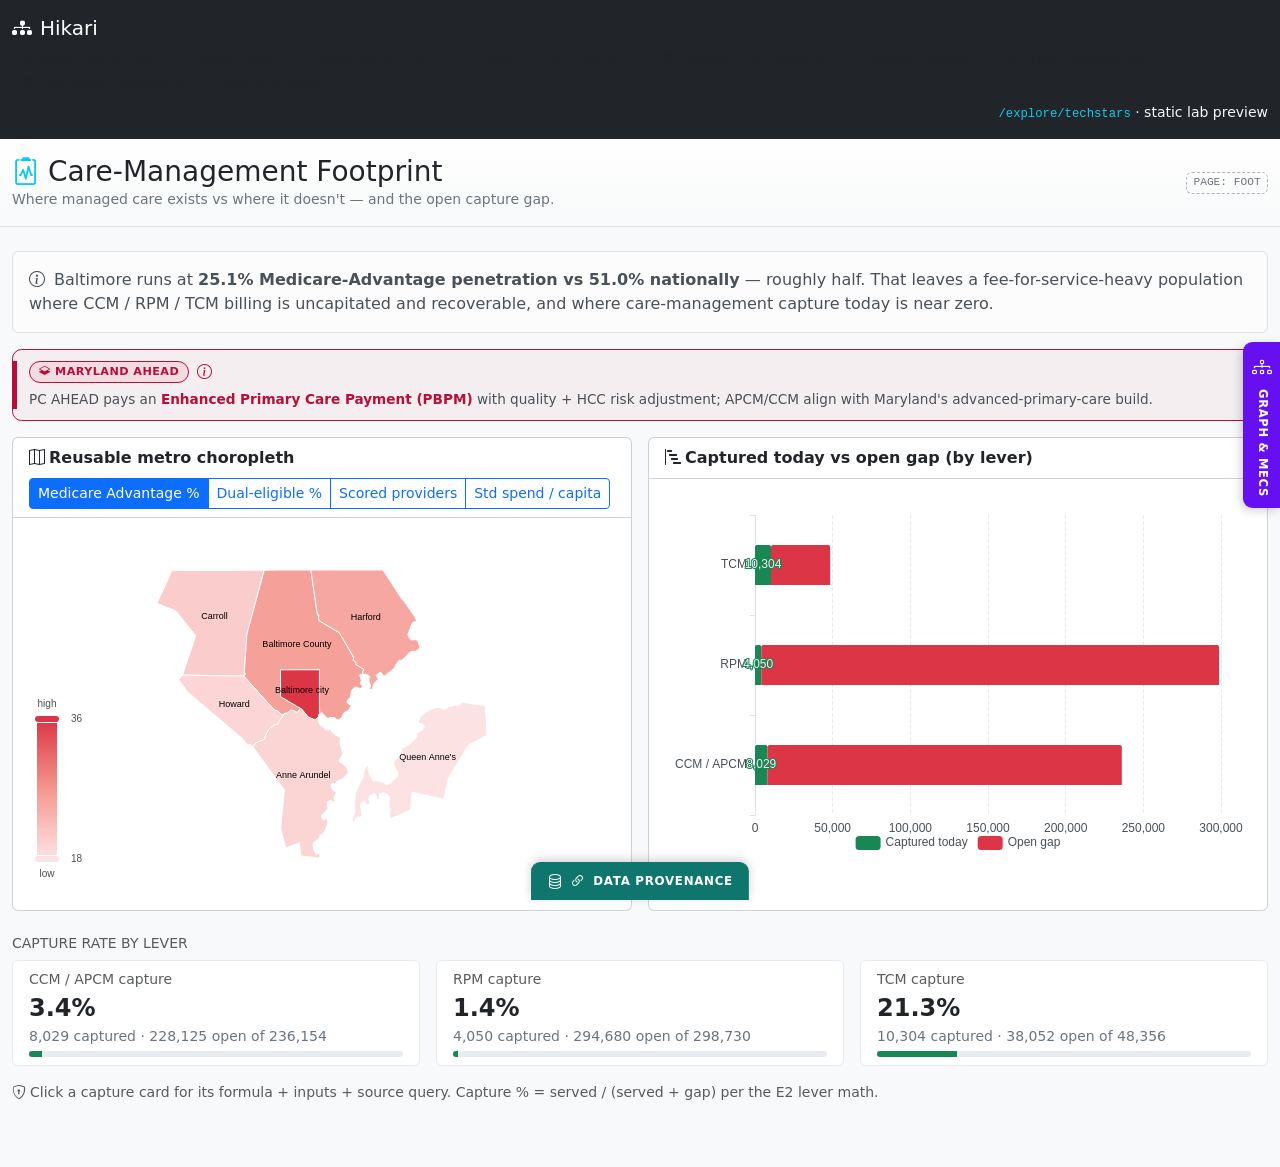
<file: pages/footprint.html>
<!DOCTYPE html>
<html lang="en">
<head>
  <meta charset="utf-8">
  <meta name="viewport" content="width=device-width, initial-scale=1">
  <title>FOOT — Care-Management Footprint · Hikari /explore/techstars lab</title>
  <link rel="stylesheet" href="../assets/vendor/bootstrap.min.css">
  <link rel="stylesheet" href="../assets/vendor/bootstrap-icons/bootstrap-icons.min.css">
  <link rel="stylesheet" href="../assets/hikari.css">
  <link rel="stylesheet" href="../assets/hikari-tokens.css">
</head>
<body data-sr-page="footprint" data-sr-map="1" id="page-FOOT">

  <div id="sr-topnav"></div>

  <header class="page-band py-3 mb-4">
    <div class="container-fluid" style="max-width: 1320px;">
      <div class="d-flex justify-content-between align-items-center flex-wrap">
        <div>
          <h3 class="mb-0"><i class="bi bi-clipboard2-pulse me-2" style="color: var(--hikari-group-practice);"></i>Care-Management Footprint</h3>
          <div class="text-secondary small">Where managed care exists vs where it doesn't — and the open capture gap.</div>
        </div>
        <span class="page-eid-chip">PAGE: FOOT</span>
      </div>
    </div>
  </header>

  <main class="container-fluid pb-5" style="max-width: 1320px;">

    <div class="alert alert-light border" data-eid="FOOT-thesis">
      <i class="bi bi-info-circle me-1"></i>
      Baltimore runs at <strong>25.1% Medicare-Advantage penetration vs 51.0% nationally</strong> — roughly
      half. That leaves a fee-for-service-heavy population where CCM / RPM / TCM billing is uncapitated and
      recoverable, and where care-management capture today is near zero.
    </div>

    <!-- Maryland AHEAD context layer (spec §4j) — rendered by common.js renderMdLayer -->
    <div id="FOOT-md-host"></div>

    <div class="row g-3 mb-4">
      <div class="col-lg-6">
        <div class="card h-100">
          <div class="card-header bg-transparent d-flex justify-content-between align-items-center flex-wrap gap-2">
            <span class="fw-semibold"><i class="bi bi-map me-1"></i>Reusable metro choropleth</span>
            <div class="btn-group btn-group-sm" id="FOOT-map-toggle" data-eid="FOOT-map-toggle" role="group"></div>
          </div>
          <div class="card-body">
            <div id="FOOT-map" class="section-chart" data-eid="FOOT-map"></div>
          </div>
        </div>
      </div>
      <div class="col-lg-6">
        <div class="card h-100">
          <div class="card-header bg-transparent fw-semibold"><i class="bi bi-bar-chart-steps me-1"></i>Captured today vs open gap (by lever)</div>
          <div class="card-body"><div id="FOOT-capture-chart" class="section-chart" data-eid="FOOT-capture-chart"></div></div>
        </div>
      </div>
    </div>

    <h6 class="text-muted text-uppercase small mb-2">Capture rate by lever</h6>
    <div class="row g-3" id="FOOT-capture-tiles" data-eid="FOOT-capture-tiles"></div>

    <p class="text-muted small mt-3">
      <i class="bi bi-shield-lock me-1"></i>Click a capture card for its formula + inputs + source query.
      Capture % = served / (served + gap) per the E2 lever math.
    </p>
  </main>

  <script src="../assets/vendor/echarts.min.js"></script>
  <script src="../assets/vendor/bootstrap.bundle.min.js"></script>
  <script src="../assets/echarts-hikari-theme.js"></script>
  <script src="../assets/hikari.js"></script>
  <script>window.SR_BASE = "../";</script>
  <script src="../data/showcase.data.js"></script>
  <script src="../data/maryland.data.js"></script>
  <script src="../data/baltimore_metro.geo.js"></script>
  <script src="../assets/page-footprint.js"></script>
  <script src="../assets/common.js"></script>
  <script src="../assets/graphinfo.js"></script>
  <script src="../assets/provenance.js"></script>
</body>
</html>
</file>
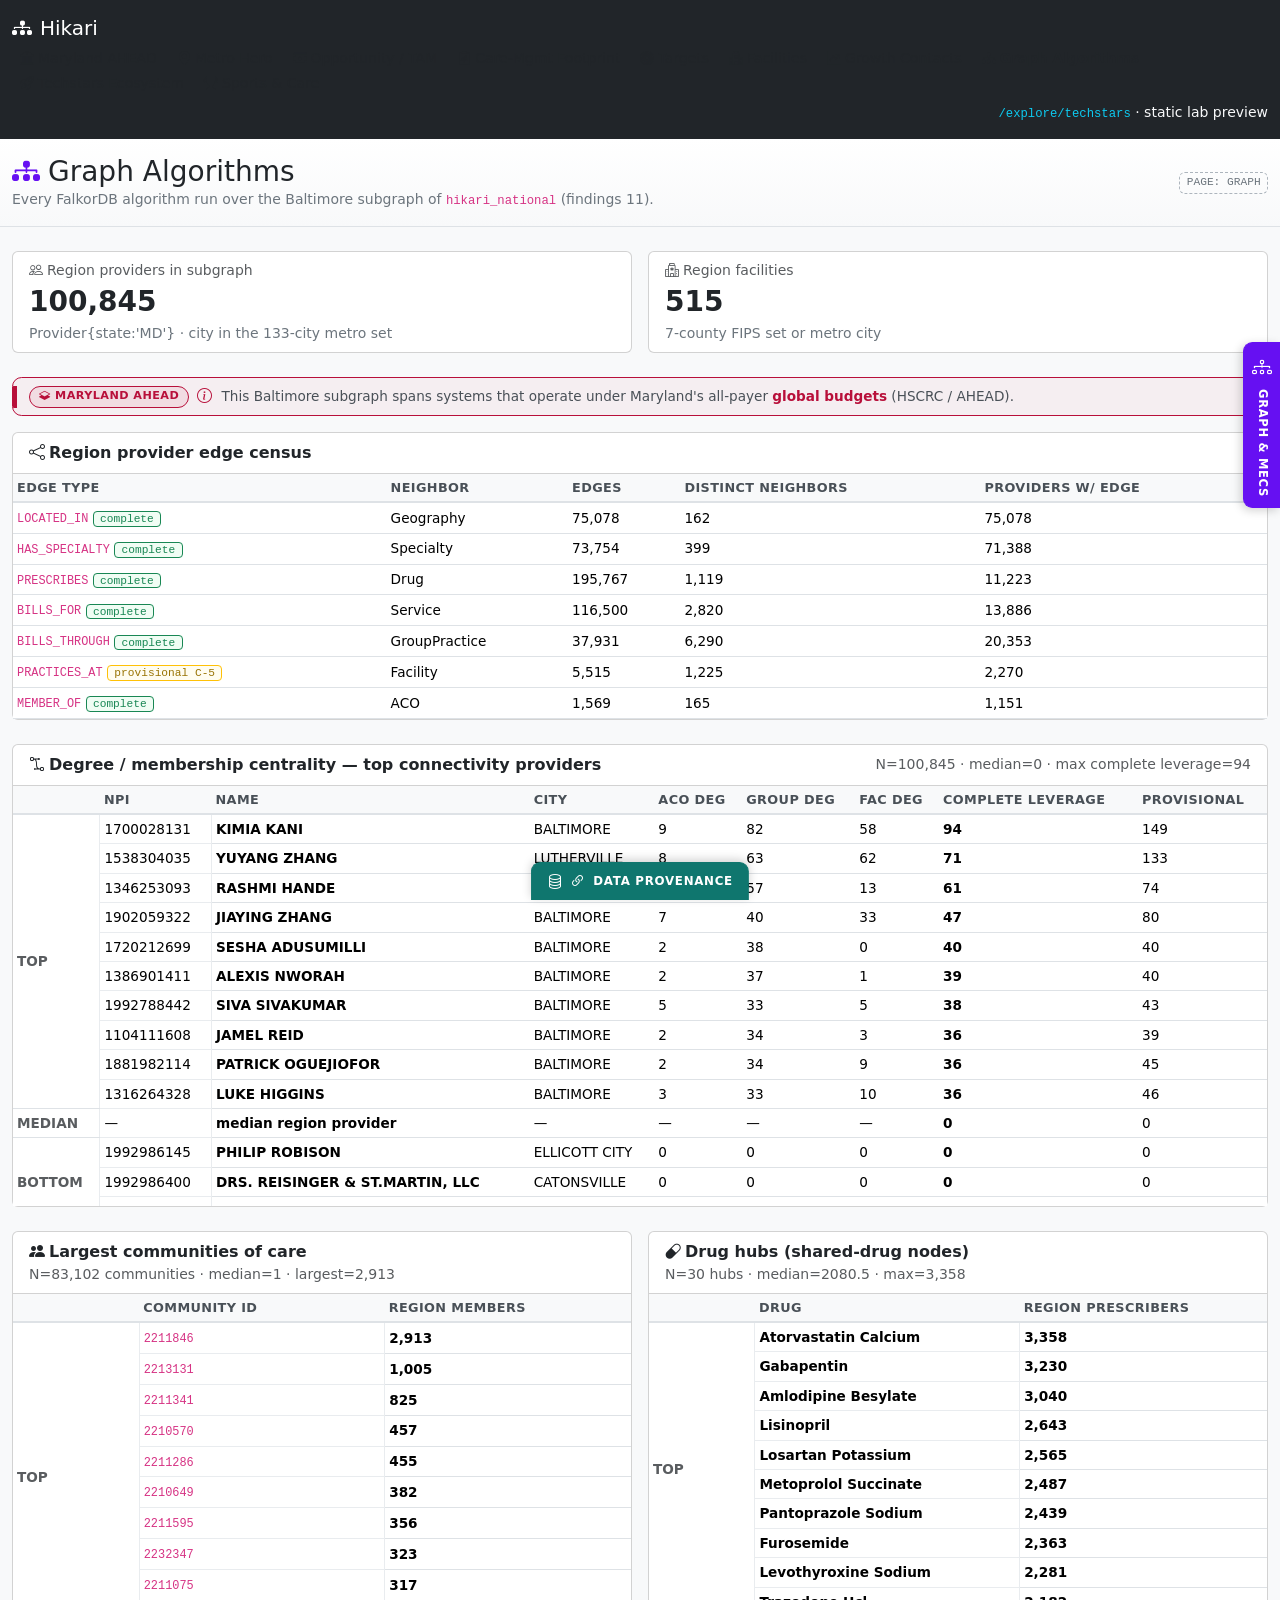
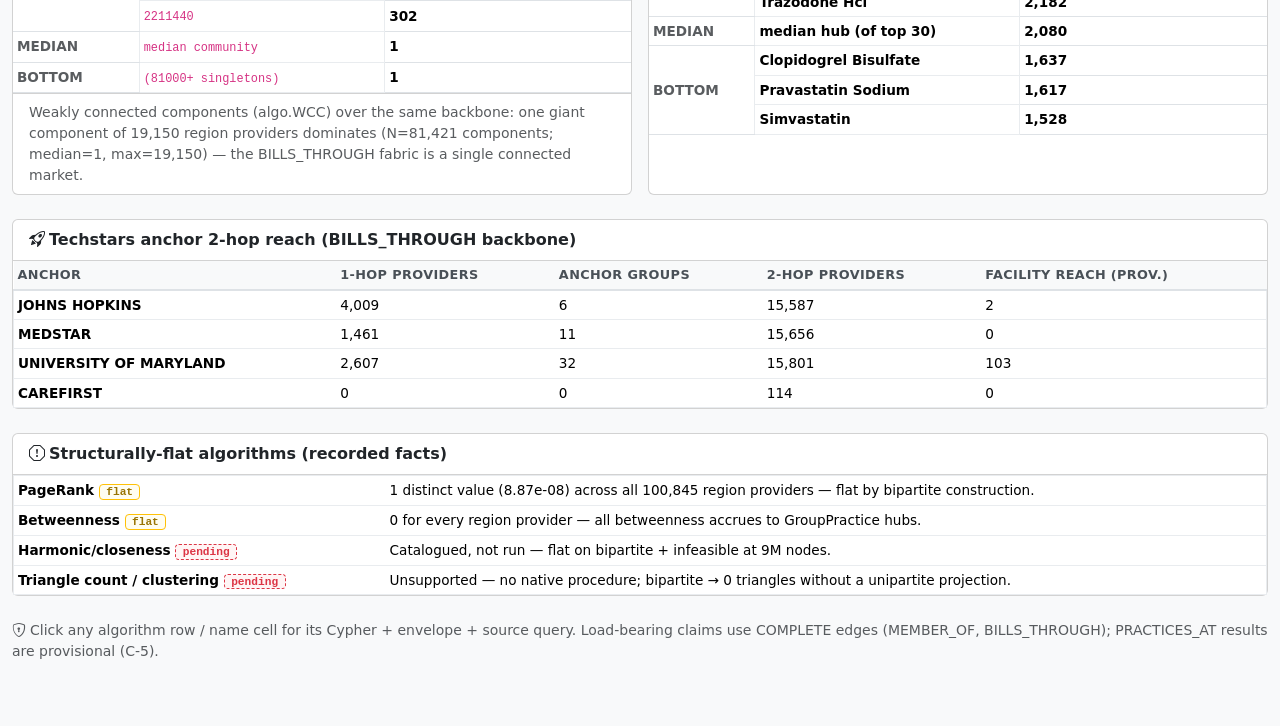
<file: pages/graph.html>
<!DOCTYPE html>
<html lang="en">
<head>
  <meta charset="utf-8">
  <meta name="viewport" content="width=device-width, initial-scale=1">
  <title>GRAPH — Graph Algorithms · Hikari /explore/techstars lab</title>
  <link rel="stylesheet" href="../assets/vendor/bootstrap.min.css">
  <link rel="stylesheet" href="../assets/vendor/bootstrap-icons/bootstrap-icons.min.css">
  <link rel="stylesheet" href="../assets/hikari.css">
  <link rel="stylesheet" href="../assets/hikari-tokens.css">
</head>
<body data-sr-page="graph" id="page-GRAPH">

  <div id="sr-topnav"></div>

  <header class="page-band py-3 mb-4">
    <div class="container-fluid" style="max-width: 1320px;">
      <div class="d-flex justify-content-between align-items-center flex-wrap">
        <div>
          <h3 class="mb-0"><i class="bi bi-diagram-3-fill me-2" style="color: var(--hikari-quality-measure);"></i>Graph Algorithms</h3>
          <div class="text-secondary small">Every FalkorDB algorithm run over the Baltimore subgraph of <code>hikari_national</code> (findings 11).</div>
        </div>
        <span class="page-eid-chip">PAGE: GRAPH</span>
      </div>
    </div>
  </header>

  <main class="container-fluid pb-5" style="max-width: 1320px;">

    <div class="row g-3 mb-4">
      <div class="col-md-6"><div class="card h-100" data-eid="GRAPH-census-providers-card"><div class="card-body py-2">
        <div class="text-muted small"><i class="bi bi-people me-1"></i>Region providers in subgraph</div>
        <div class="fs-3 fw-bold" id="GRAPH-census-providers">—</div>
        <div class="small text-secondary">Provider{state:'MD'} · city in the 133-city metro set</div></div></div></div>
      <div class="col-md-6"><div class="card h-100" data-eid="GRAPH-census-facilities-card"><div class="card-body py-2">
        <div class="text-muted small"><i class="bi bi-hospital me-1"></i>Region facilities</div>
        <div class="fs-3 fw-bold" id="GRAPH-census-facilities">—</div>
        <div class="small text-secondary">7-county FIPS set or metro city</div></div></div></div>
    </div>

    <!-- Maryland AHEAD context layer (spec §4j) — subtle one-line badge, rendered by common.js -->
    <div id="GRAPH-md-host"></div>

    <div class="card mb-4">
      <div class="card-header bg-transparent fw-semibold"><i class="bi bi-share me-1"></i>Region provider edge census</div>
      <div class="card-body p-0"><div class="table-responsive">
        <table class="table table-sm hikari-table mb-0" id="GRAPH-edge-census" data-eid="GRAPH-edge-census"></table>
      </div></div>
    </div>

    <div class="card mb-4">
      <div class="card-header bg-transparent d-flex justify-content-between align-items-center flex-wrap">
        <span class="fw-semibold"><i class="bi bi-bezier2 me-1"></i>Degree / membership centrality — top connectivity providers</span>
        <span class="small text-muted" id="GRAPH-degree-env" data-eid="GRAPH-degree-env"></span>
      </div>
      <div class="card-body p-0"><div class="table-responsive graph-table-wrap" id="GRAPH-pagerank-table" data-eid="GRAPH-pagerank-table"></div></div>
    </div>

    <div class="row g-3 mb-4">
      <div class="col-lg-6">
        <div class="card h-100">
          <div class="card-header bg-transparent d-flex justify-content-between align-items-center flex-wrap">
            <span class="fw-semibold"><i class="bi bi-people-fill me-1"></i>Largest communities of care</span>
            <span class="small text-muted" id="GRAPH-community-env" data-eid="GRAPH-community-env"></span>
          </div>
          <div class="card-body p-0"><div class="table-responsive" id="GRAPH-community-table" data-eid="GRAPH-community-table"></div></div>
          <div class="card-footer bg-transparent small text-muted" id="GRAPH-wcc-note" data-eid="GRAPH-wcc-note"></div>
        </div>
      </div>
      <div class="col-lg-6">
        <div class="card h-100">
          <div class="card-header bg-transparent d-flex justify-content-between align-items-center flex-wrap">
            <span class="fw-semibold"><i class="bi bi-capsule me-1"></i>Drug hubs (shared-drug nodes)</span>
            <span class="small text-muted" id="GRAPH-drug-env" data-eid="GRAPH-drug-env"></span>
          </div>
          <div class="card-body p-0"><div class="table-responsive" id="GRAPH-drug-table" data-eid="GRAPH-drug-table"></div></div>
        </div>
      </div>
    </div>

    <div class="card mb-4">
      <div class="card-header bg-transparent fw-semibold"><i class="bi bi-rocket-takeoff me-1"></i>Techstars anchor 2-hop reach (BILLS_THROUGH backbone)</div>
      <div class="card-body p-0"><div class="table-responsive">
        <table class="table table-sm hikari-table mb-0" id="GRAPH-anchor-table" data-eid="GRAPH-anchor-table"></table>
      </div></div>
    </div>

    <div class="card mb-4">
      <div class="card-header bg-transparent fw-semibold"><i class="bi bi-exclamation-octagon me-1"></i>Structurally-flat algorithms (recorded facts)</div>
      <div class="card-body p-0"><div class="table-responsive">
        <table class="table table-sm hikari-table mb-0" id="GRAPH-flat-table" data-eid="GRAPH-flat-table"></table>
      </div></div>
    </div>

    <p class="text-muted small">
      <i class="bi bi-shield-lock me-1"></i>Click any algorithm row / name cell for its Cypher + envelope + source query.
      Load-bearing claims use COMPLETE edges (MEMBER_OF, BILLS_THROUGH); PRACTICES_AT results are provisional (C-5).
    </p>
  </main>

  <script src="../assets/vendor/echarts.min.js"></script>
  <script src="../assets/vendor/bootstrap.bundle.min.js"></script>
  <script src="../assets/echarts-hikari-theme.js"></script>
  <script src="../assets/hikari.js"></script>
  <script>window.SR_BASE = "../";</script>
  <script src="../data/showcase.data.js"></script>
  <script src="../data/maryland.data.js"></script>
  <script src="../assets/page-graph.js"></script>
  <script src="../assets/common.js"></script>
  <script src="../assets/graphinfo.js"></script>
  <script src="../assets/provenance.js"></script>
</body>
</html>
</file>
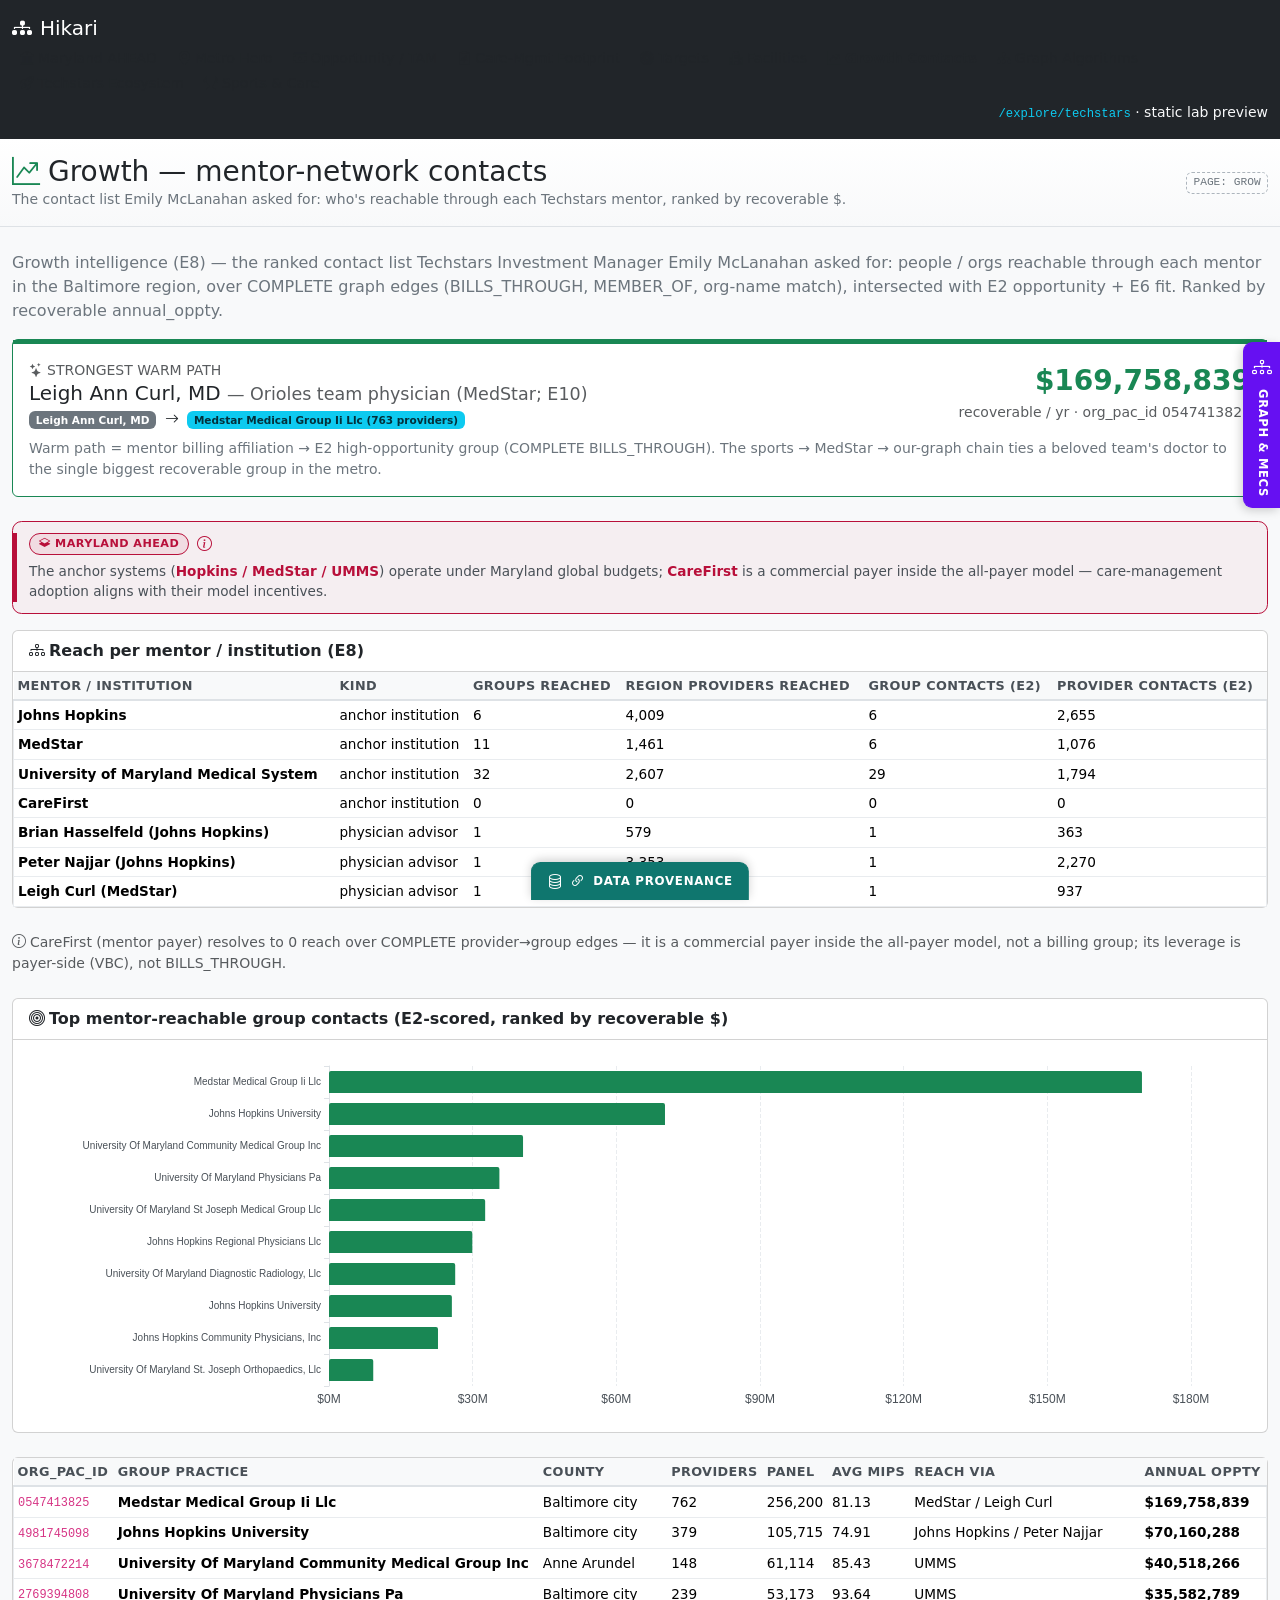
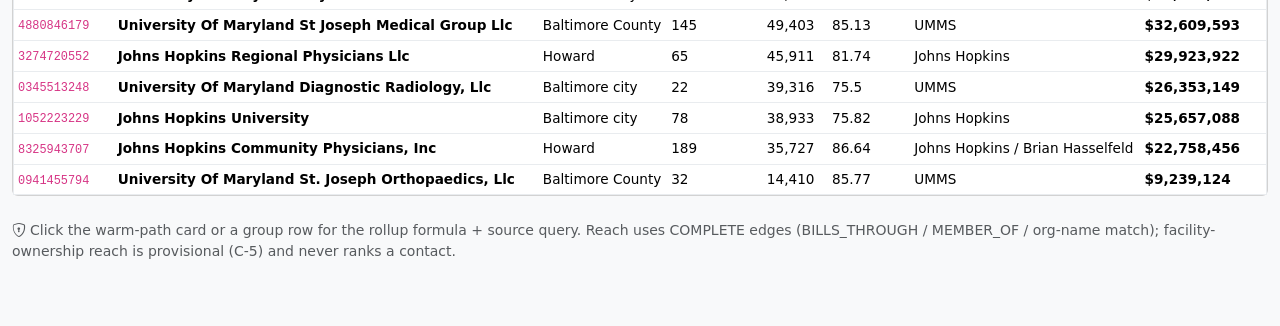
<file: pages/growth.html>
<!DOCTYPE html>
<html lang="en">
<head>
  <meta charset="utf-8">
  <meta name="viewport" content="width=device-width, initial-scale=1">
  <title>GROW — Growth contacts (mentor network) · Hikari /explore/techstars lab</title>
  <link rel="stylesheet" href="../assets/vendor/bootstrap.min.css">
  <link rel="stylesheet" href="../assets/vendor/bootstrap-icons/bootstrap-icons.min.css">
  <link rel="stylesheet" href="../assets/hikari.css">
  <link rel="stylesheet" href="../assets/hikari-tokens.css">
</head>
<body data-sr-page="growth" id="page-GROW">

  <div id="sr-topnav"></div>

  <header class="page-band py-3 mb-4">
    <div class="container-fluid" style="max-width: 1320px;">
      <div class="d-flex justify-content-between align-items-center flex-wrap">
        <div>
          <h3 class="mb-0"><i class="bi bi-graph-up-arrow me-2" style="color: var(--hikari-signal-green);"></i>Growth — mentor-network contacts</h3>
          <div class="text-secondary small">The contact list Emily McLanahan asked for: who's reachable through each Techstars mentor, ranked by recoverable $.</div>
        </div>
        <span class="page-eid-chip">PAGE: GROW</span>
      </div>
    </div>
  </header>

  <main class="container-fluid pb-5" style="max-width: 1320px;">

    <p class="text-secondary" id="GROW-intro" data-eid="GROW-intro"></p>

    <!-- Strongest warm path -->
    <div class="card figure-card mb-4" id="GROW-warmpath" data-figure-id="growth_warmpath" data-eid="GROW-warmpath"
         style="border:1px solid var(--hikari-signal-green);">
      <div class="kpi-band" style="background: var(--hikari-signal-green);"></div>
      <div class="card-body"></div>
    </div>

    <!-- Maryland AHEAD context layer (spec §4j) — rendered by common.js renderMdLayer -->
    <div id="GROW-md-host"></div>

    <div class="card mb-4">
      <div class="card-header bg-transparent fw-semibold"><i class="bi bi-diagram-3 me-1"></i>Reach per mentor / institution (E8)</div>
      <div class="card-body p-0"><div class="table-responsive"><table class="table table-sm hikari-table mb-0" id="GROW-reach-table" data-eid="GROW-reach-table"></table></div></div>
    </div>
    <p class="text-muted small mb-4" id="GROW-carefirst-note" data-eid="GROW-carefirst-note"></p>

    <div class="card mb-4">
      <div class="card-header bg-transparent fw-semibold"><i class="bi bi-bullseye me-1"></i>Top mentor-reachable group contacts (E2-scored, ranked by recoverable $)</div>
      <div class="card-body"><div id="GROW-group-chart" class="section-chart" data-eid="GROW-group-chart"></div></div>
    </div>
    <div class="card mb-4">
      <div class="card-body p-0"><div class="table-responsive"><table class="table table-sm hikari-table mb-0" id="GROW-group-table" data-eid="GROW-group-table"></table></div></div>
    </div>

    <p class="text-muted small">
      <i class="bi bi-shield-lock me-1"></i>Click the warm-path card or a group row for the rollup formula + source query.
      Reach uses COMPLETE edges (BILLS_THROUGH / MEMBER_OF / org-name match); facility-ownership reach is provisional (C-5) and never ranks a contact.
    </p>
  </main>

  <script src="../assets/vendor/echarts.min.js"></script>
  <script src="../assets/vendor/bootstrap.bundle.min.js"></script>
  <script src="../assets/echarts-hikari-theme.js"></script>
  <script src="../assets/hikari.js"></script>
  <script>window.SR_BASE = "../";</script>
  <script src="../data/showcase.data.js"></script>
  <script src="../data/maryland.data.js"></script>
  <script src="../assets/page-growth.js"></script>
  <script src="../assets/common.js"></script>
  <script src="../assets/graphinfo.js"></script>
  <script src="../assets/provenance.js"></script>
</body>
</html>
</file>
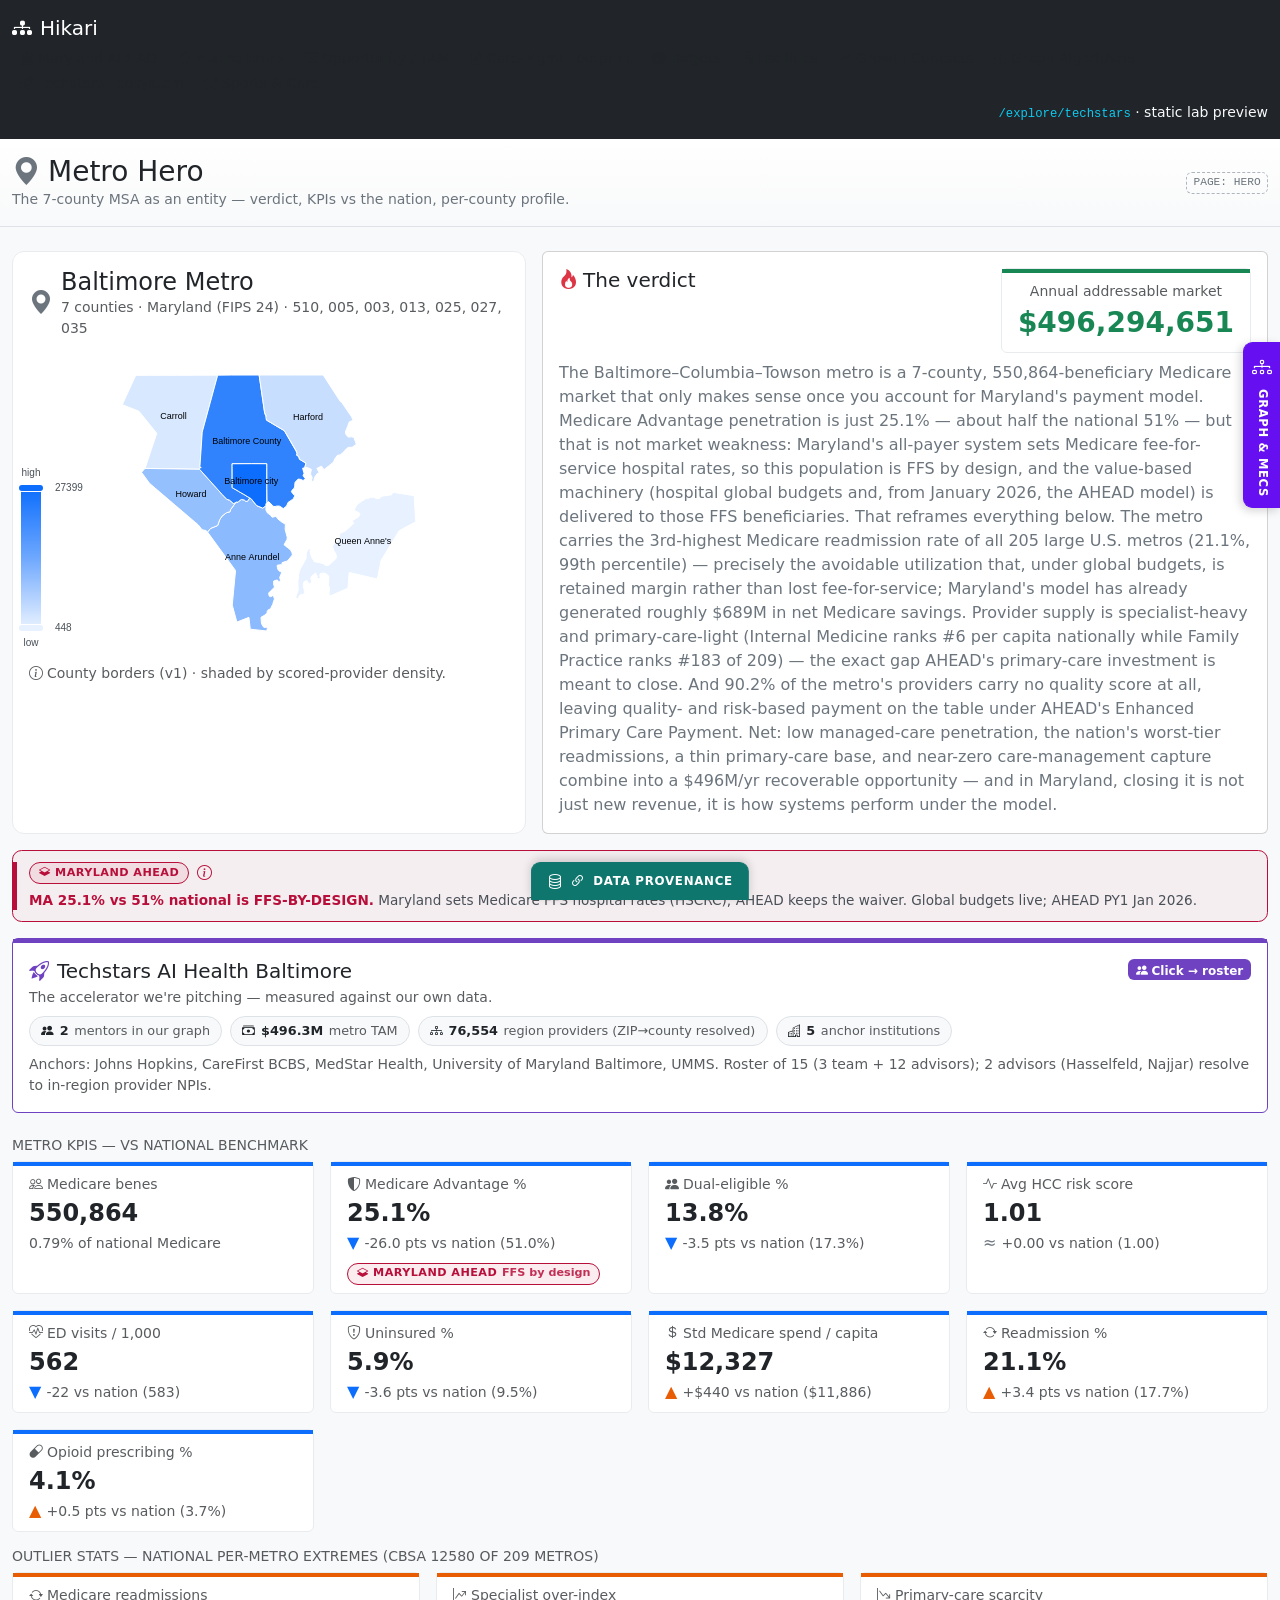
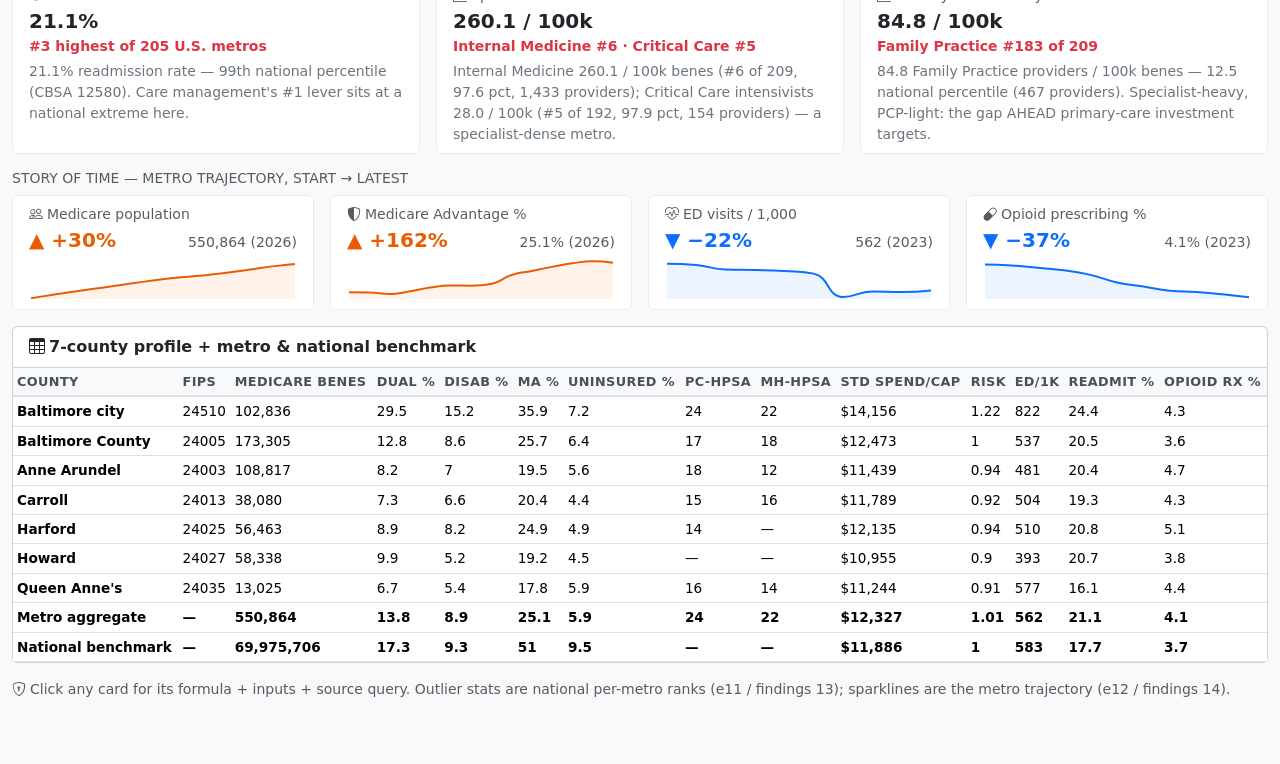
<file: pages/hero.html>
<!DOCTYPE html>
<html lang="en">
<head>
  <meta charset="utf-8">
  <meta name="viewport" content="width=device-width, initial-scale=1">
  <title>HERO — Baltimore Metro hero · Hikari /explore/techstars lab</title>
  <link rel="stylesheet" href="../assets/vendor/bootstrap.min.css">
  <link rel="stylesheet" href="../assets/vendor/bootstrap-icons/bootstrap-icons.min.css">
  <link rel="stylesheet" href="../assets/hikari.css">
  <link rel="stylesheet" href="../assets/hikari-tokens.css">
</head>
<body data-sr-page="hero" data-sr-map="1" id="page-HERO">

  <div id="sr-topnav"></div>

  <header class="page-band py-3 mb-4">
    <div class="container-fluid" style="max-width: 1320px;">
      <div class="d-flex justify-content-between align-items-center flex-wrap">
        <div>
          <h3 class="mb-0" data-eid="HERO-heading"><i class="bi bi-geo-alt-fill me-2" style="color: var(--hikari-geography);"></i>Metro Hero</h3>
          <div class="text-secondary small">The 7-county MSA as an entity — verdict, KPIs vs the nation, per-county profile.</div>
        </div>
        <span class="page-eid-chip">PAGE: HERO</span>
      </div>
    </div>
  </header>

  <main class="container-fluid pb-5" style="max-width: 1320px;">

    <div class="row g-3 mb-3">
      <!-- LEFT: metro choropleth "profile" card -->
      <div class="col-lg-5">
        <div class="metro-profile-card h-100 figure-card" data-figure-id="kpi_benes" data-eid="HERO-profile-card">
          <div class="px-3 pt-3 pb-1 d-flex align-items-center">
            <i class="bi bi-geo-alt-fill fs-4 me-2" style="color: var(--hikari-geography);"></i>
            <div>
              <h4 class="mb-0">Baltimore Metro</h4>
              <div class="text-muted small" id="HERO-location" data-eid="HERO-location">7-county MSA</div>
            </div>
          </div>
          <div id="HERO-profile-map" class="metro-map" data-eid="HERO-profile-map"></div>
          <div class="px-3 pb-2 text-muted small">
            <i class="bi bi-info-circle me-1"></i>County borders (v1) · shaded by scored-provider density.
          </div>
        </div>
      </div>

      <!-- RIGHT: verdict + headline -->
      <div class="col-lg-7">
        <div class="card h-100">
          <div class="card-body">
            <div class="d-flex justify-content-between align-items-start flex-wrap">
              <h5 class="card-title mb-2"><i class="bi bi-fire me-1 text-danger"></i>The verdict</h5>
              <div class="card figure-card text-center mb-2" id="HERO-headline-card" data-eid="HERO-headline" style="min-width: 220px;">
                <div class="kpi-band" style="background: var(--hikari-signal-green);"></div>
                <div class="card-body py-2">
                  <div class="text-muted small">Annual addressable market</div>
                  <div class="fs-3 fw-bold text-success" id="HERO-headline-value">$—</div>
                </div>
              </div>
            </div>
            <p class="text-secondary mb-0" id="HERO-verdict" data-eid="HERO-verdict">Loading…</p>
          </div>
        </div>
      </div>
    </div>

    <!-- Maryland AHEAD context layer (spec §4j) — rendered by common.js renderMdLayer -->
    <div id="HERO-md-host"></div>

    <!-- Techstars hero card → roster drawer -->
    <div class="card figure-card techstars-card mb-4" id="HERO-techstars-card"
         data-eid="HERO-techstars-card" data-drawer="roster" role="button"></div>

    <!-- KPI dashboard -->
    <h6 class="text-muted text-uppercase small mb-2" data-eid="HERO-kpi-heading">Metro KPIs <span class="text-muted">— vs national benchmark</span></h6>
    <div class="row g-3 mb-3" id="HERO-kpis" data-eid="HERO-kpis"></div>

    <!-- Outlier slot (real national per-metro outliers, e11 / findings 13) -->
    <h6 class="text-muted text-uppercase small mb-2" data-eid="HERO-outlier-heading">Outlier stats <span class="text-muted">— national per-metro extremes (CBSA 12580 of 209 metros)</span></h6>
    <div class="row g-3 mb-3" id="HERO-outliers" data-eid="HERO-outliers"></div>

    <!-- Story-of-time sparklines (e12 / findings 14) -->
    <h6 class="text-muted text-uppercase small mb-2" data-eid="HERO-spark-heading">Story of time <span class="text-muted">— metro trajectory, start → latest</span></h6>
    <div class="row g-3 mb-3" id="HERO-sparklines" data-eid="HERO-sparklines"></div>

    <!-- County table -->
    <div class="card">
      <div class="card-header bg-transparent fw-semibold"><i class="bi bi-table me-1"></i>7-county profile + metro &amp; national benchmark</div>
      <div class="card-body p-0">
        <div class="table-responsive">
          <table class="table table-sm hikari-table mb-0" id="HERO-county-table" data-eid="HERO-county-table"></table>
        </div>
      </div>
    </div>

    <p class="text-muted small mt-3">
      <i class="bi bi-shield-lock me-1"></i>Click any card for its formula + inputs + source query.
      Outlier stats are national per-metro ranks (e11 / findings 13); sparklines are the metro trajectory (e12 / findings 14).
    </p>
  </main>

  <script src="../assets/vendor/echarts.min.js"></script>
  <script src="../assets/vendor/bootstrap.bundle.min.js"></script>
  <script src="../assets/echarts-hikari-theme.js"></script>
  <script src="../assets/hikari.js"></script>
  <script>window.SR_BASE = "../";</script>
  <script src="../data/showcase.data.js"></script>
  <script src="../data/maryland.data.js"></script>
  <script src="../data/baltimore_metro.geo.js"></script>
  <script src="../assets/roster.js"></script>
  <script src="../assets/page-hero.js"></script>
  <script src="../assets/common.js"></script>
  <script src="../assets/graphinfo.js"></script>
  <script src="../assets/provenance.js"></script>
</body>
</html>
</file>
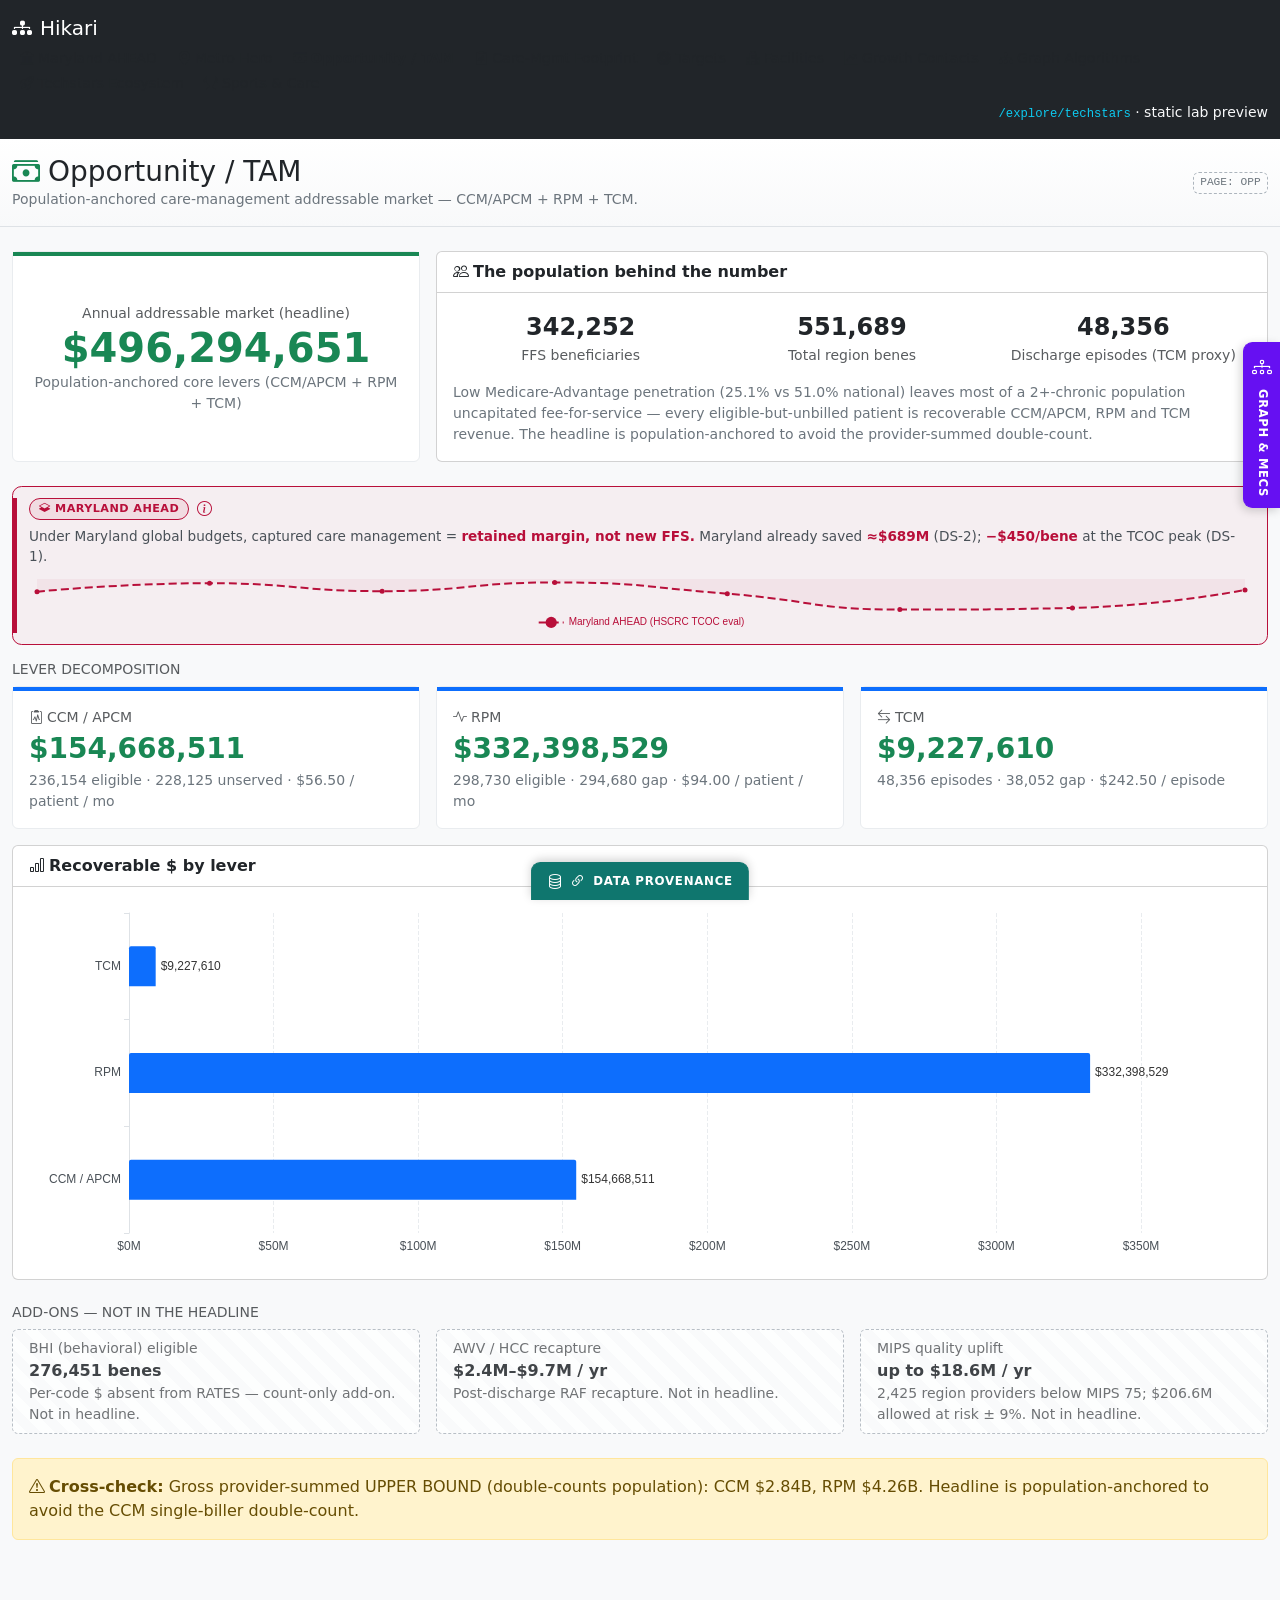
<file: pages/opportunity.html>
<!DOCTYPE html>
<html lang="en">
<head>
  <meta charset="utf-8">
  <meta name="viewport" content="width=device-width, initial-scale=1">
  <title>OPP — Opportunity / TAM · Hikari /explore/techstars lab</title>
  <link rel="stylesheet" href="../assets/vendor/bootstrap.min.css">
  <link rel="stylesheet" href="../assets/vendor/bootstrap-icons/bootstrap-icons.min.css">
  <link rel="stylesheet" href="../assets/hikari.css">
  <link rel="stylesheet" href="../assets/hikari-tokens.css">
</head>
<body data-sr-page="opportunity" id="page-OPP">

  <div id="sr-topnav"></div>

  <header class="page-band py-3 mb-4">
    <div class="container-fluid" style="max-width: 1320px;">
      <div class="d-flex justify-content-between align-items-center flex-wrap">
        <div>
          <h3 class="mb-0"><i class="bi bi-cash-stack me-2" style="color: var(--hikari-signal-green);"></i>Opportunity / TAM</h3>
          <div class="text-secondary small">Population-anchored care-management addressable market — CCM/APCM + RPM + TCM.</div>
        </div>
        <span class="page-eid-chip">PAGE: OPP</span>
      </div>
    </div>
  </header>

  <main class="container-fluid pb-5" style="max-width: 1320px;">

    <div class="row g-3 mb-4">
      <div class="col-lg-4">
        <div class="card h-100 figure-card text-center" data-eid="OPP-headline-card">
          <div class="kpi-band" style="background: var(--hikari-signal-green);"></div>
          <div class="card-body d-flex flex-column justify-content-center">
            <div class="text-muted small">Annual addressable market (headline)</div>
            <div class="display-6 fw-bold text-success" id="OPP-tam-total" data-eid="OPP-tam-total">$—</div>
            <div class="small text-secondary">Population-anchored core levers (CCM/APCM + RPM + TCM)</div>
          </div>
        </div>
      </div>
      <div class="col-lg-8">
        <div class="card h-100">
          <div class="card-header bg-transparent fw-semibold"><i class="bi bi-people me-1"></i>The population behind the number</div>
          <div class="card-body">
            <div class="row text-center g-3">
              <div class="col-4" data-eid="OPP-ffs-benes-tile"><div class="fs-4 fw-bold" id="OPP-ffs-benes">—</div><div class="small text-muted">FFS beneficiaries</div></div>
              <div class="col-4" data-eid="OPP-total-benes-tile"><div class="fs-4 fw-bold" id="OPP-total-benes">—</div><div class="small text-muted">Total region benes</div></div>
              <div class="col-4" data-eid="OPP-discharge-tile"><div class="fs-4 fw-bold" id="OPP-discharge">—</div><div class="small text-muted">Discharge episodes (TCM proxy)</div></div>
            </div>
            <p class="text-secondary small mt-3 mb-0">
              Low Medicare-Advantage penetration (25.1% vs 51.0% national) leaves most of a 2+-chronic
              population uncapitated fee-for-service — every eligible-but-unbilled patient is recoverable
              CCM/APCM, RPM and TCM revenue. The headline is population-anchored to avoid the
              provider-summed double-count.
            </p>
          </div>
        </div>
      </div>
    </div>

    <!-- Maryland AHEAD context layer (spec §4j) — rendered by common.js renderMdLayer -->
    <div id="OPP-md-host"></div>

    <h6 class="text-muted text-uppercase small mb-2">Lever decomposition</h6>
    <div class="row g-3 mb-3" id="OPP-levers" data-eid="OPP-levers"></div>

    <div class="card mb-4">
      <div class="card-header bg-transparent fw-semibold"><i class="bi bi-bar-chart me-1"></i>Recoverable $ by lever</div>
      <div class="card-body"><div id="OPP-lever-chart" class="section-chart" data-eid="OPP-lever-chart"></div></div>
    </div>

    <h6 class="text-muted text-uppercase small mb-2">Add-ons <span class="text-muted">— not in the headline</span></h6>
    <div class="row g-3 mb-4" id="OPP-addons" data-eid="OPP-addons"></div>

    <div class="alert alert-warning" data-eid="OPP-crosscheck-box">
      <strong><i class="bi bi-exclamation-triangle me-1"></i>Cross-check:</strong>
      <span id="OPP-crosscheck" data-eid="OPP-crosscheck"></span>
    </div>
  </main>

  <script src="../assets/vendor/echarts.min.js"></script>
  <script src="../assets/vendor/bootstrap.bundle.min.js"></script>
  <script src="../assets/echarts-hikari-theme.js"></script>
  <script src="../assets/hikari.js"></script>
  <script>window.SR_BASE = "../";</script>
  <script src="../data/showcase.data.js"></script>
  <script src="../data/maryland.data.js"></script>
  <script src="../assets/page-opportunity.js"></script>
  <script src="../assets/common.js"></script>
  <script src="../assets/graphinfo.js"></script>
  <script src="../assets/provenance.js"></script>
</body>
</html>
</file>
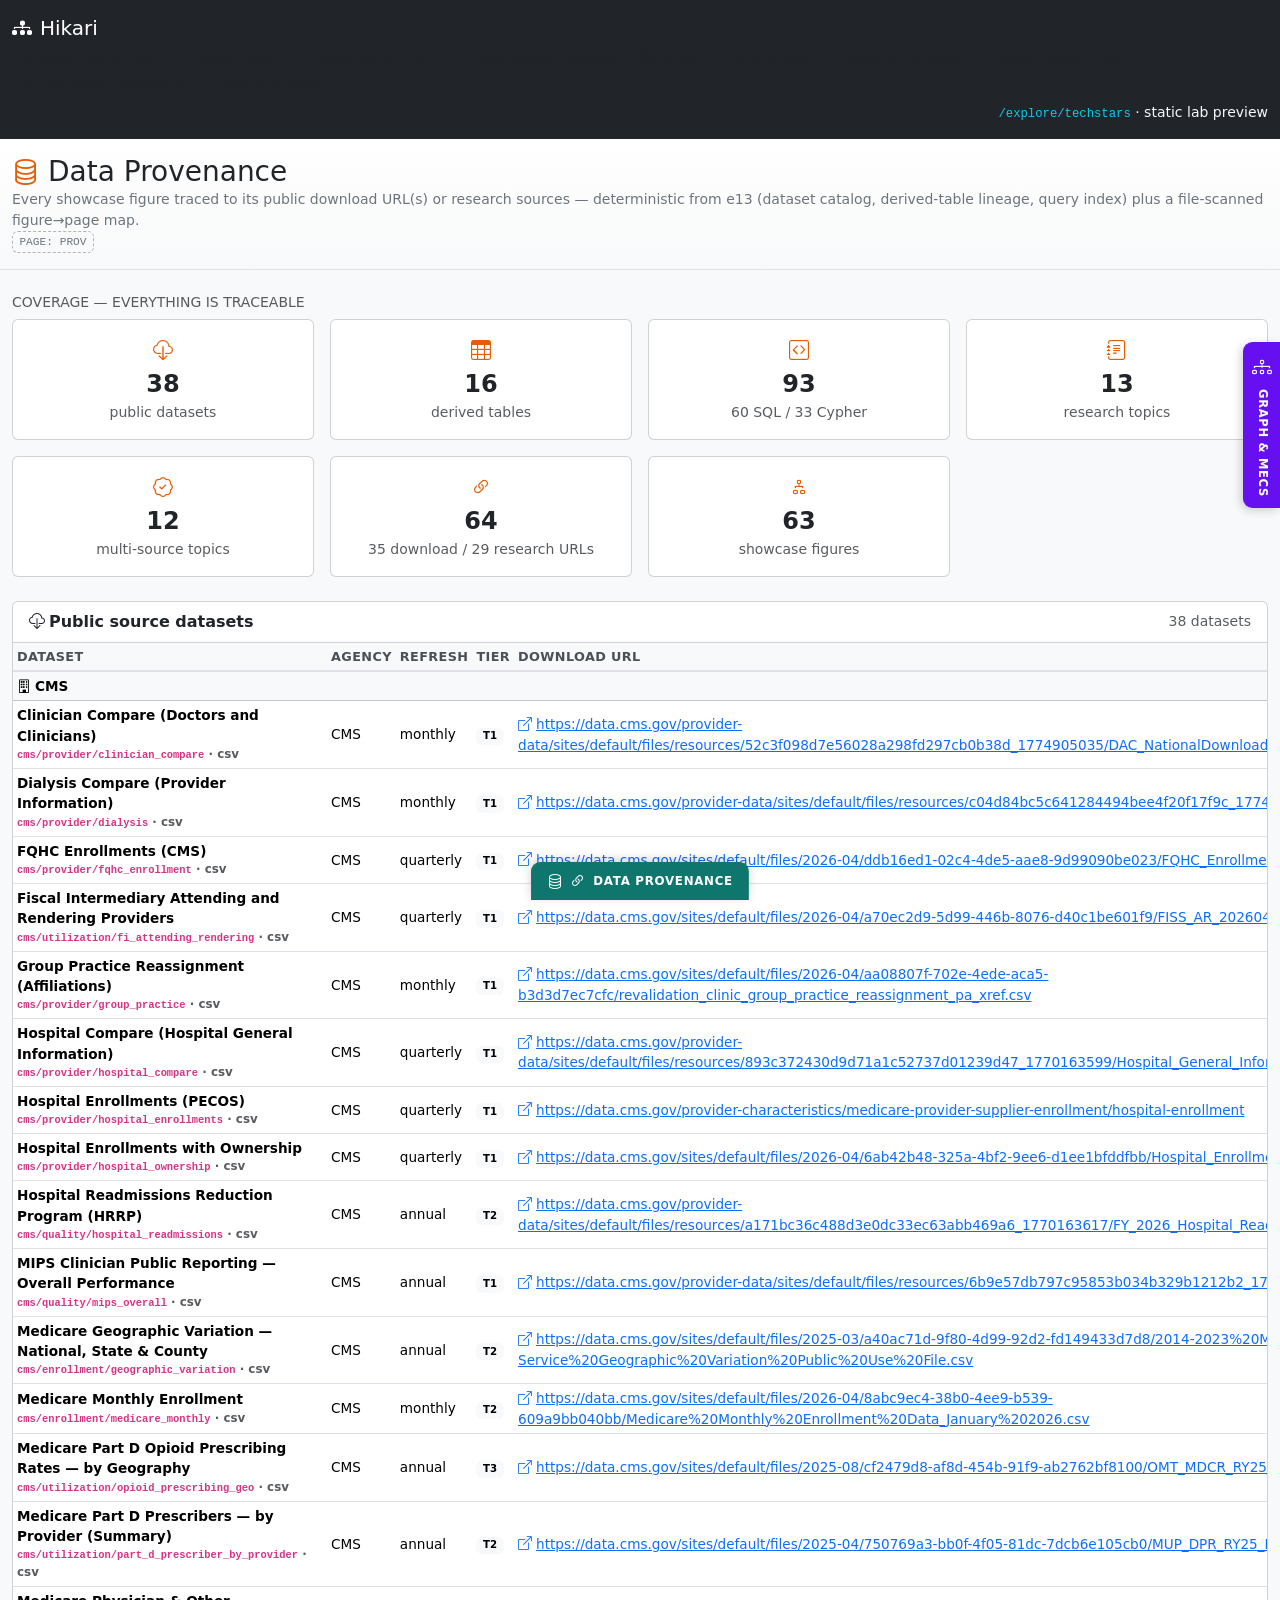
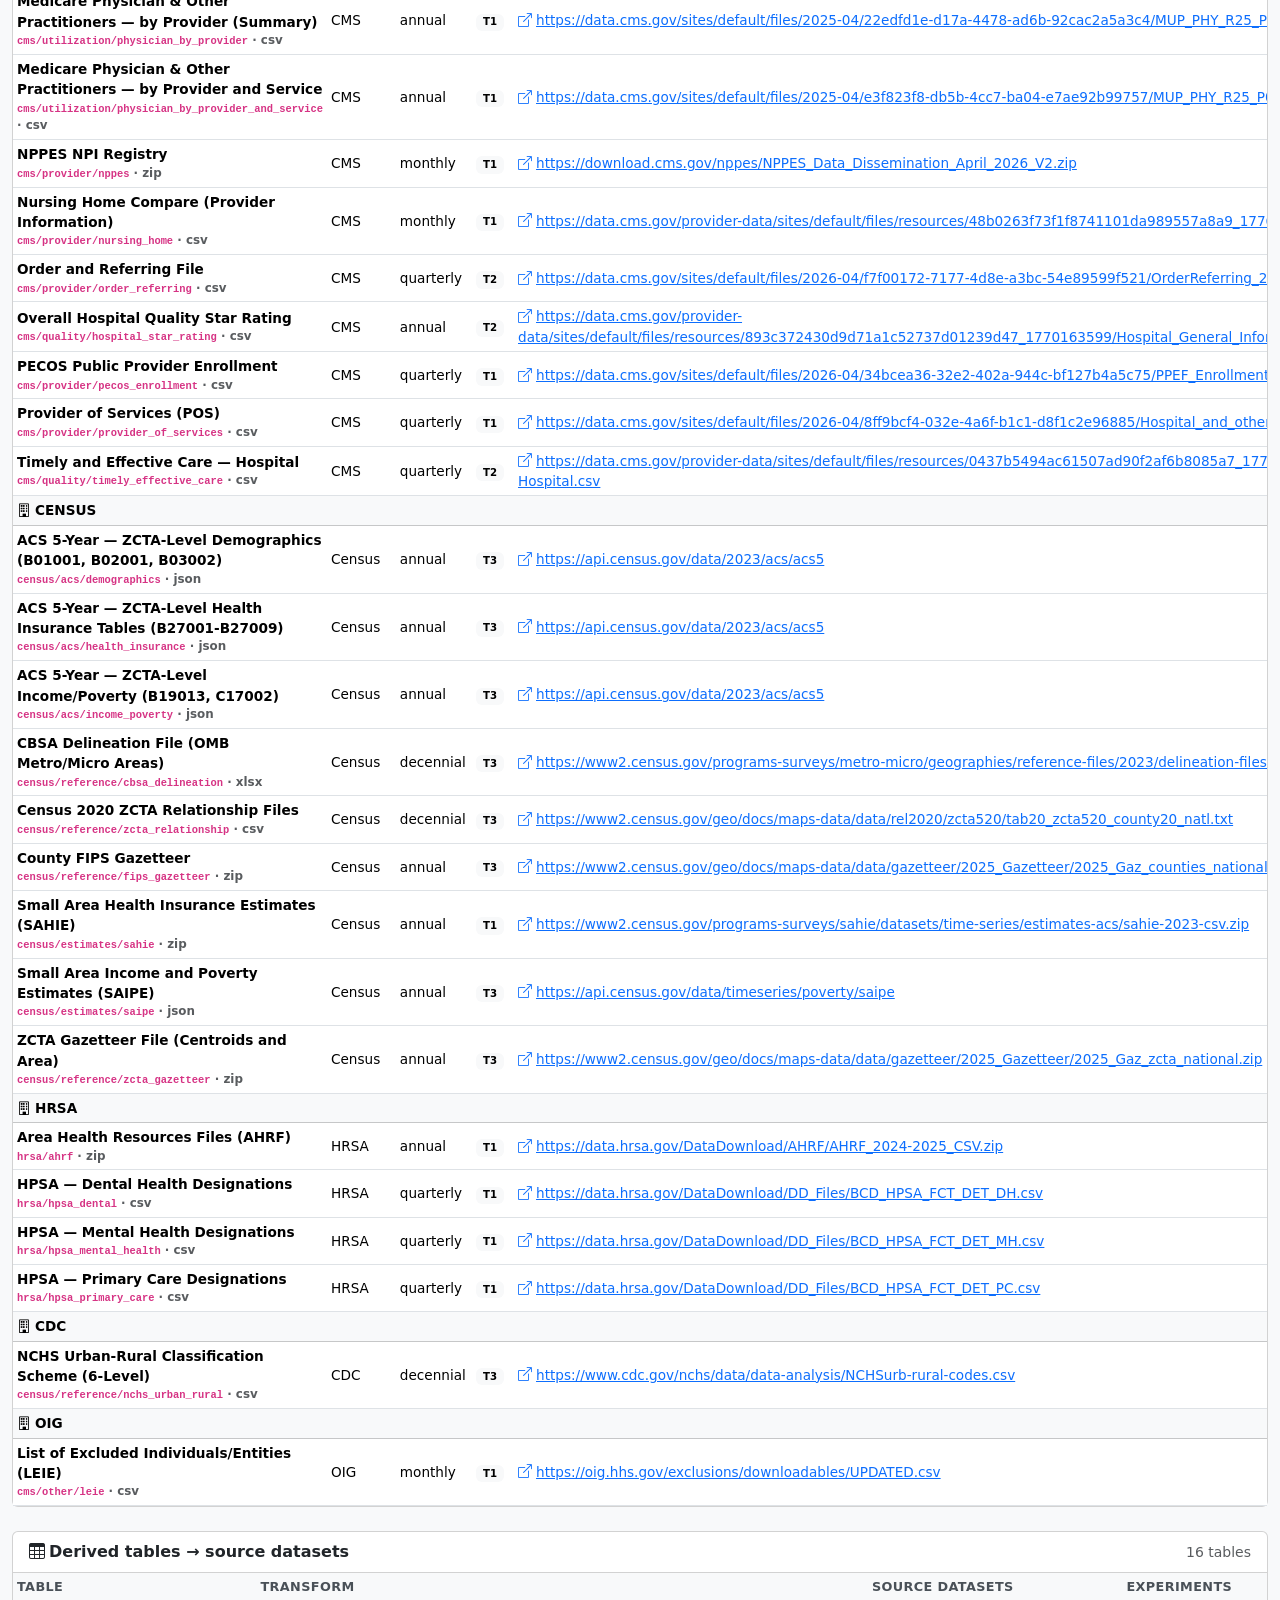
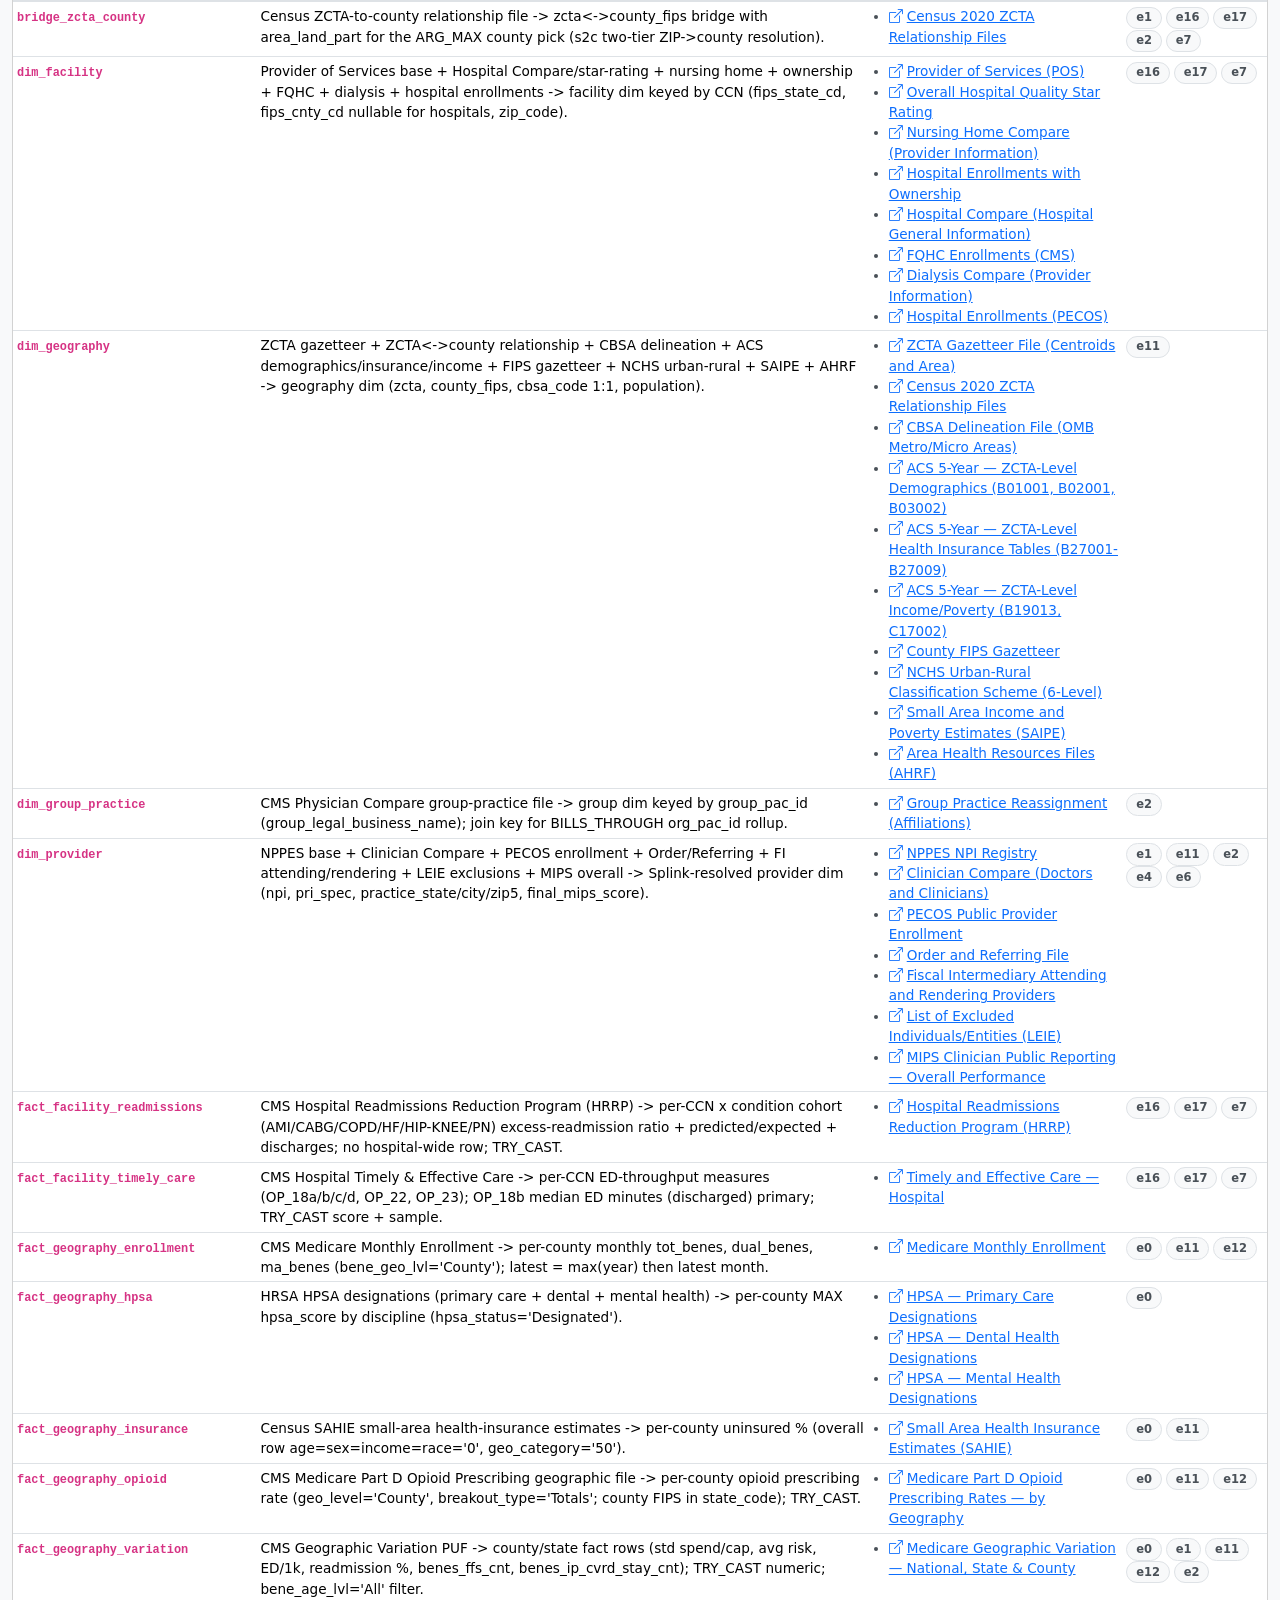
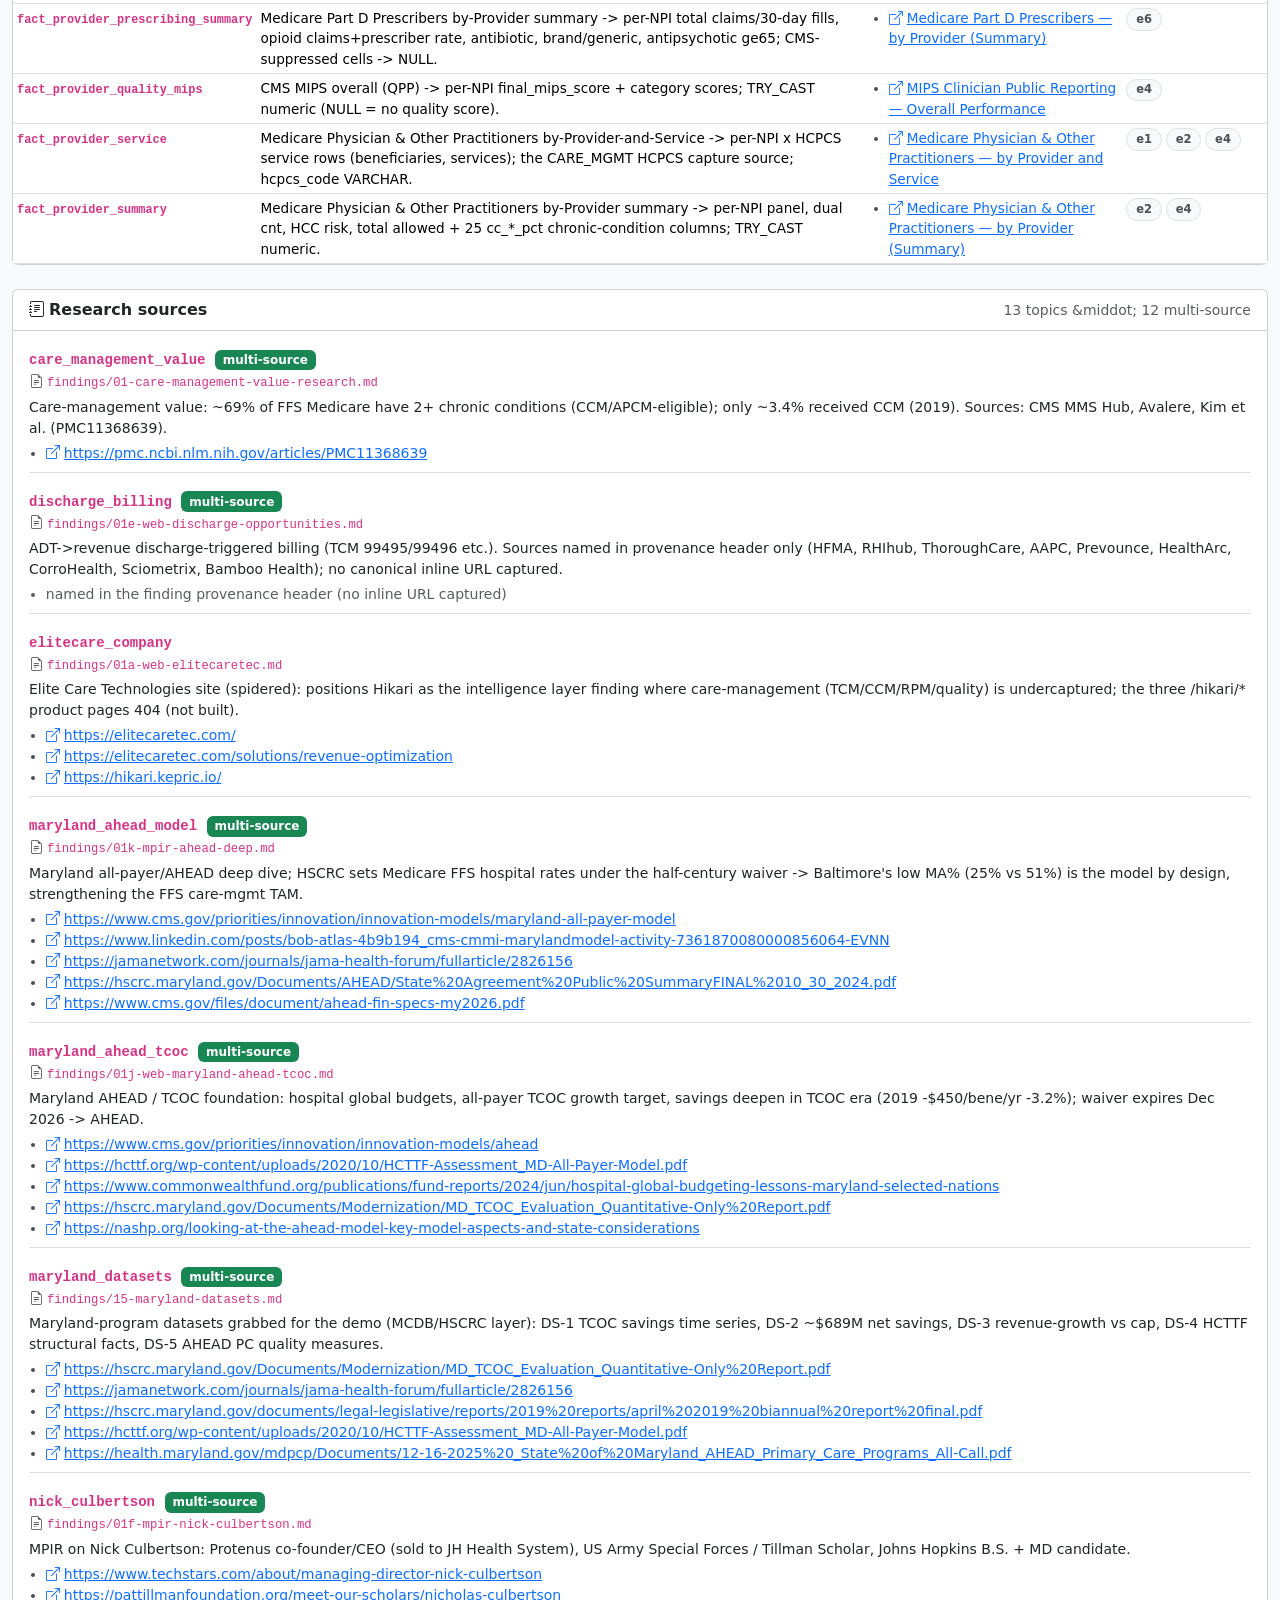
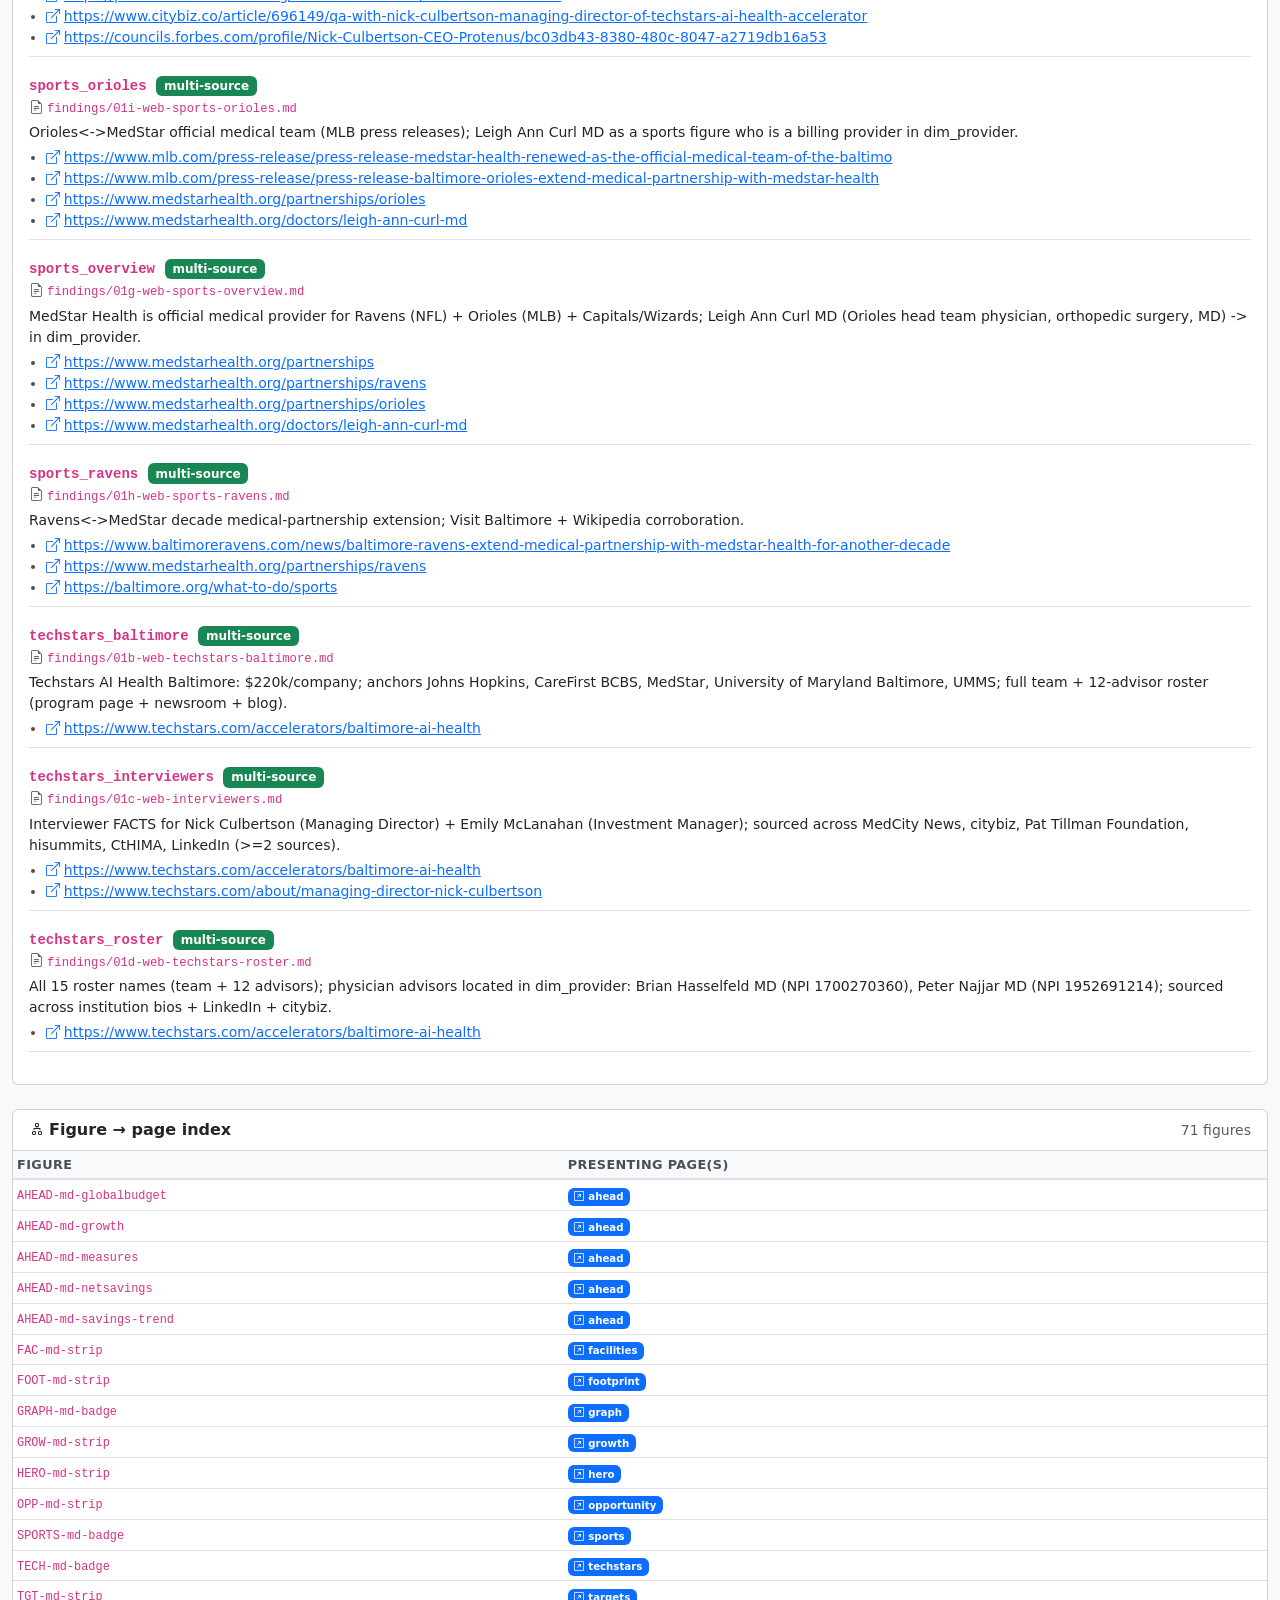
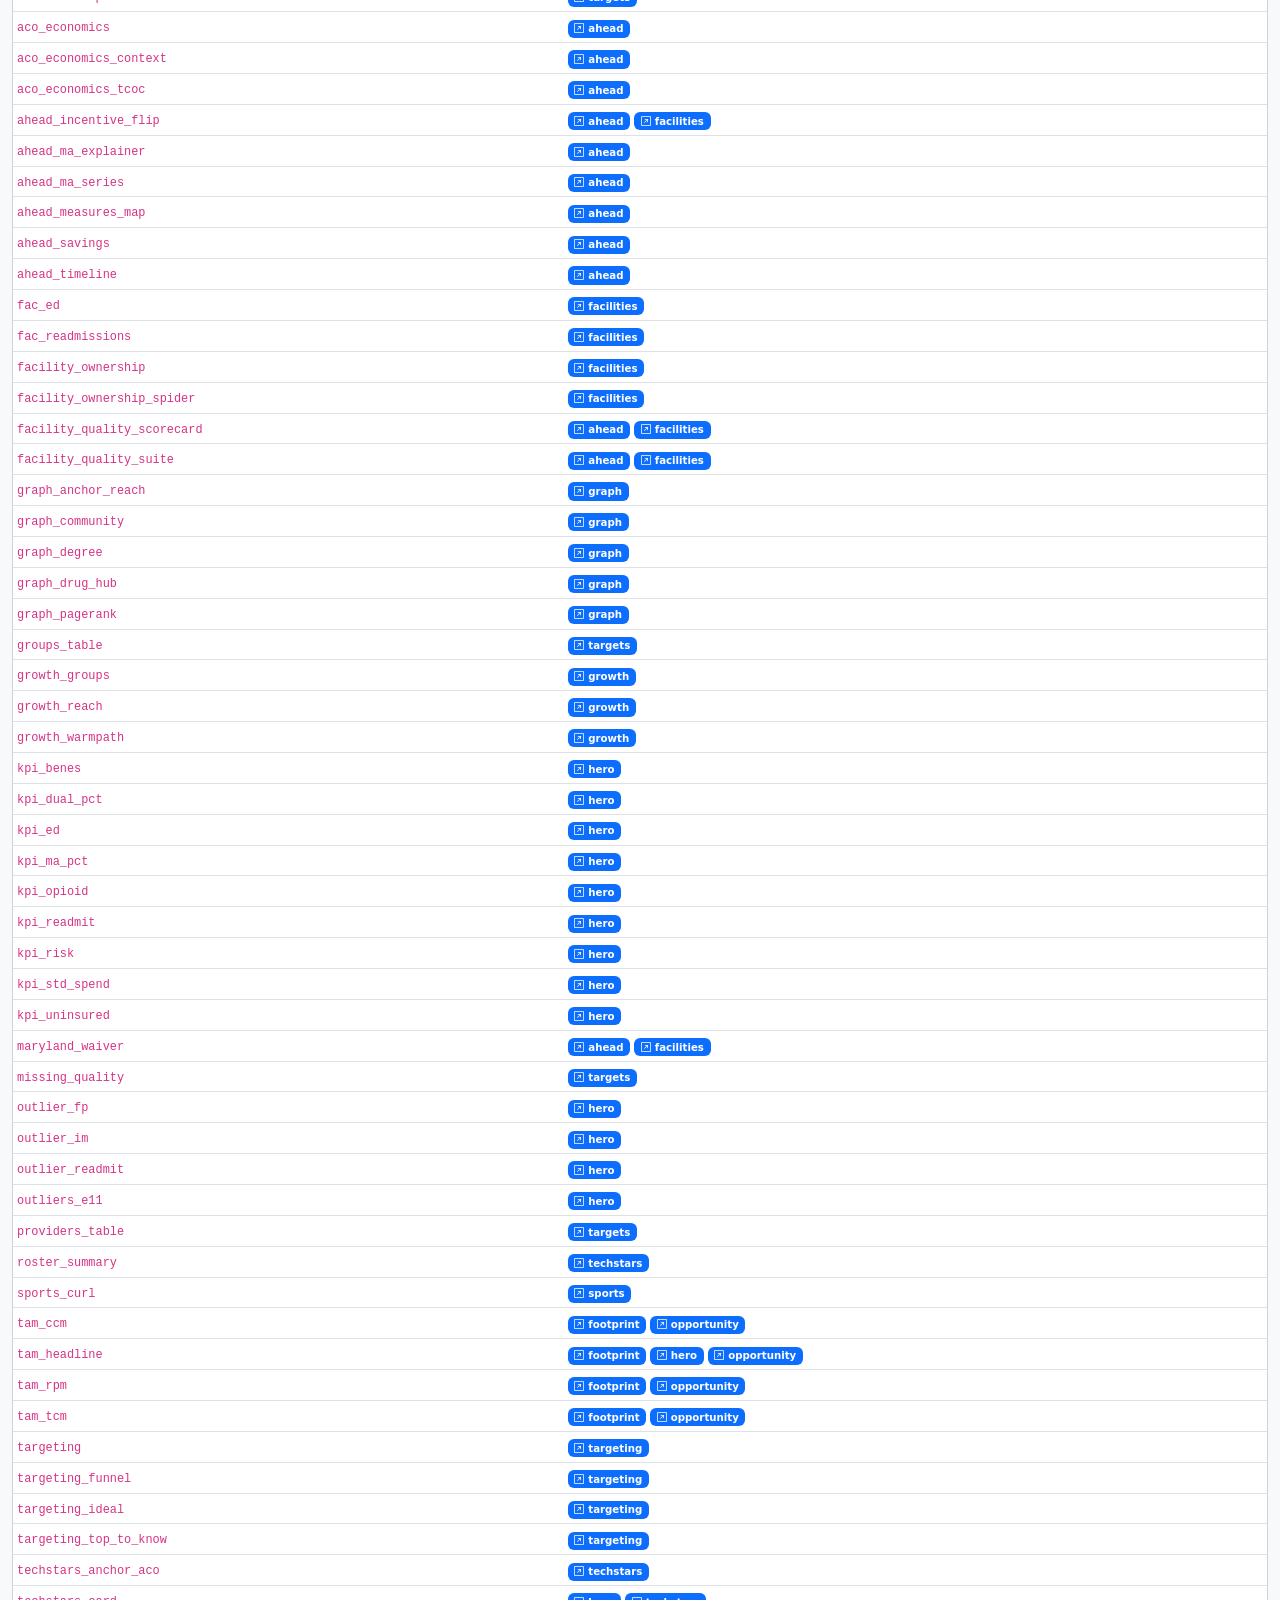
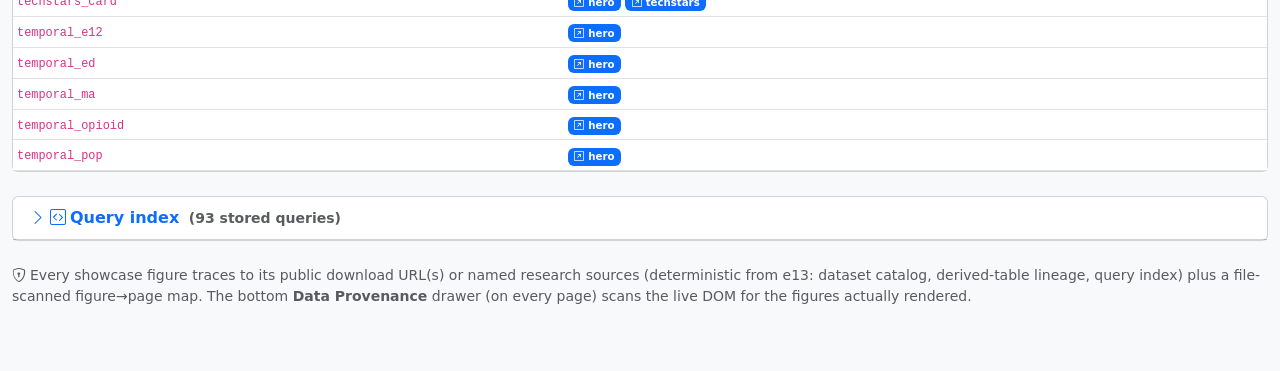
<file: pages/provenance.html>
<!DOCTYPE html>
<html lang="en">
<head>
  <meta charset="utf-8">
  <meta name="viewport" content="width=device-width, initial-scale=1">
  <title>PROV — Data Provenance (every figure traced to its public source) · Hikari /explore/techstars lab</title>
  <link rel="stylesheet" href="../assets/vendor/bootstrap.min.css">
  <link rel="stylesheet" href="../assets/vendor/bootstrap-icons/bootstrap-icons.min.css">
  <link rel="stylesheet" href="../assets/hikari.css">
  <link rel="stylesheet" href="../assets/hikari-tokens.css">
</head>
<body data-sr-page="provenance" id="page-PROV">

  <div id="sr-topnav"></div>

  <header class="page-band py-3 mb-4">
    <div class="container-fluid" style="max-width: 1320px;">
      <div class="d-flex justify-content-between align-items-center flex-wrap">
        <div>
          <h3 class="mb-0"><i class="bi bi-database me-2" style="color: var(--hikari-service);"></i>Data Provenance</h3>
          <div class="text-secondary small" id="PROV-subtitle" data-eid="PROV-subtitle">&mdash;</div>
        </div>
        <span class="page-eid-chip">PAGE: PROV</span>
      </div>
    </div>
  </header>

  <main class="container-fluid pb-5" style="max-width: 1320px;">

    <!-- Coverage summary -->
    <h6 class="text-muted text-uppercase small mb-2">Coverage &mdash; everything is traceable</h6>
    <div class="row g-3 mb-4" id="PROV-coverage" data-eid="PROV-coverage"></div>

    <!-- Public source datasets (grouped by agency) -->
    <div class="card mb-4">
      <div class="card-header bg-transparent d-flex justify-content-between align-items-center flex-wrap">
        <span class="fw-semibold"><i class="bi bi-cloud-download me-1"></i>Public source datasets</span>
        <span class="small text-muted" id="PROV-datasets-env" data-eid="PROV-datasets-env"></span>
      </div>
      <div class="card-body p-0"><div class="table-responsive">
        <table class="table table-sm hikari-table mb-0" id="PROV-datasets-table" data-eid="PROV-datasets-table"></table>
      </div></div>
    </div>

    <!-- Derived tables -> sources -->
    <div class="card mb-4">
      <div class="card-header bg-transparent d-flex justify-content-between align-items-center flex-wrap">
        <span class="fw-semibold"><i class="bi bi-table me-1"></i>Derived tables &rarr; source datasets</span>
        <span class="small text-muted" id="PROV-derived-env" data-eid="PROV-derived-env"></span>
      </div>
      <div class="card-body p-0"><div class="table-responsive">
        <table class="table table-sm hikari-table mb-0" id="PROV-derived-table" data-eid="PROV-derived-table"></table>
      </div></div>
    </div>

    <!-- Research sources -->
    <div class="card mb-4">
      <div class="card-header bg-transparent d-flex justify-content-between align-items-center flex-wrap">
        <span class="fw-semibold"><i class="bi bi-journal-text me-1"></i>Research sources</span>
        <span class="small text-muted" id="PROV-research-env" data-eid="PROV-research-env"></span>
      </div>
      <div class="card-body" id="PROV-research-list" data-eid="PROV-research-list"></div>
    </div>

    <!-- Figure -> page index (links back to the presenting pages) -->
    <div class="card mb-4">
      <div class="card-header bg-transparent d-flex justify-content-between align-items-center flex-wrap">
        <span class="fw-semibold"><i class="bi bi-diagram-2 me-1"></i>Figure &rarr; page index</span>
        <span class="small text-muted" id="PROV-figindex-env" data-eid="PROV-figindex-env"></span>
      </div>
      <div class="card-body p-0"><div class="table-responsive">
        <table class="table table-sm hikari-table mb-0" id="PROV-figindex-table" data-eid="PROV-figindex-table"></table>
      </div></div>
    </div>

    <!-- Query index (collapsible) -->
    <div class="card mb-4">
      <div class="card-header bg-transparent">
        <button class="btn btn-link p-0 text-decoration-none fw-semibold" type="button"
                data-bs-toggle="collapse" data-bs-target="#PROV-queries-collapse"
                aria-expanded="false" data-eid="PROV-queries-toggle">
          <i class="bi bi-chevron-right me-1"></i><i class="bi bi-code-square me-1"></i>Query index
          <span class="small text-muted ms-1" id="PROV-queries-env" data-eid="PROV-queries-env"></span>
        </button>
      </div>
      <div class="collapse" id="PROV-queries-collapse">
        <div class="card-body p-0"><div class="table-responsive">
          <table class="table table-sm hikari-table mb-0" id="PROV-queries-table" data-eid="PROV-queries-table"></table>
        </div></div>
      </div>
    </div>

    <p class="text-muted small">
      <i class="bi bi-shield-lock me-1"></i>Every showcase figure traces to its public download URL(s) or named research sources
      (deterministic from e13: dataset catalog, derived-table lineage, query index) plus a file-scanned figure&rarr;page map.
      The bottom <strong>Data Provenance</strong> drawer (on every page) scans the live DOM for the figures actually rendered.
    </p>
  </main>

  <script src="../assets/vendor/echarts.min.js"></script>
  <script src="../assets/vendor/bootstrap.bundle.min.js"></script>
  <script src="../assets/echarts-hikari-theme.js"></script>
  <script src="../assets/hikari.js"></script>
  <script>window.SR_BASE = "../";</script>
  <script src="../data/showcase.data.js"></script>
  <script src="../assets/page-provenance.js"></script>
  <script src="../assets/common.js"></script>
  <script src="../assets/graphinfo.js"></script>
  <script src="../assets/provenance.js"></script>
</body>
</html>
</file>
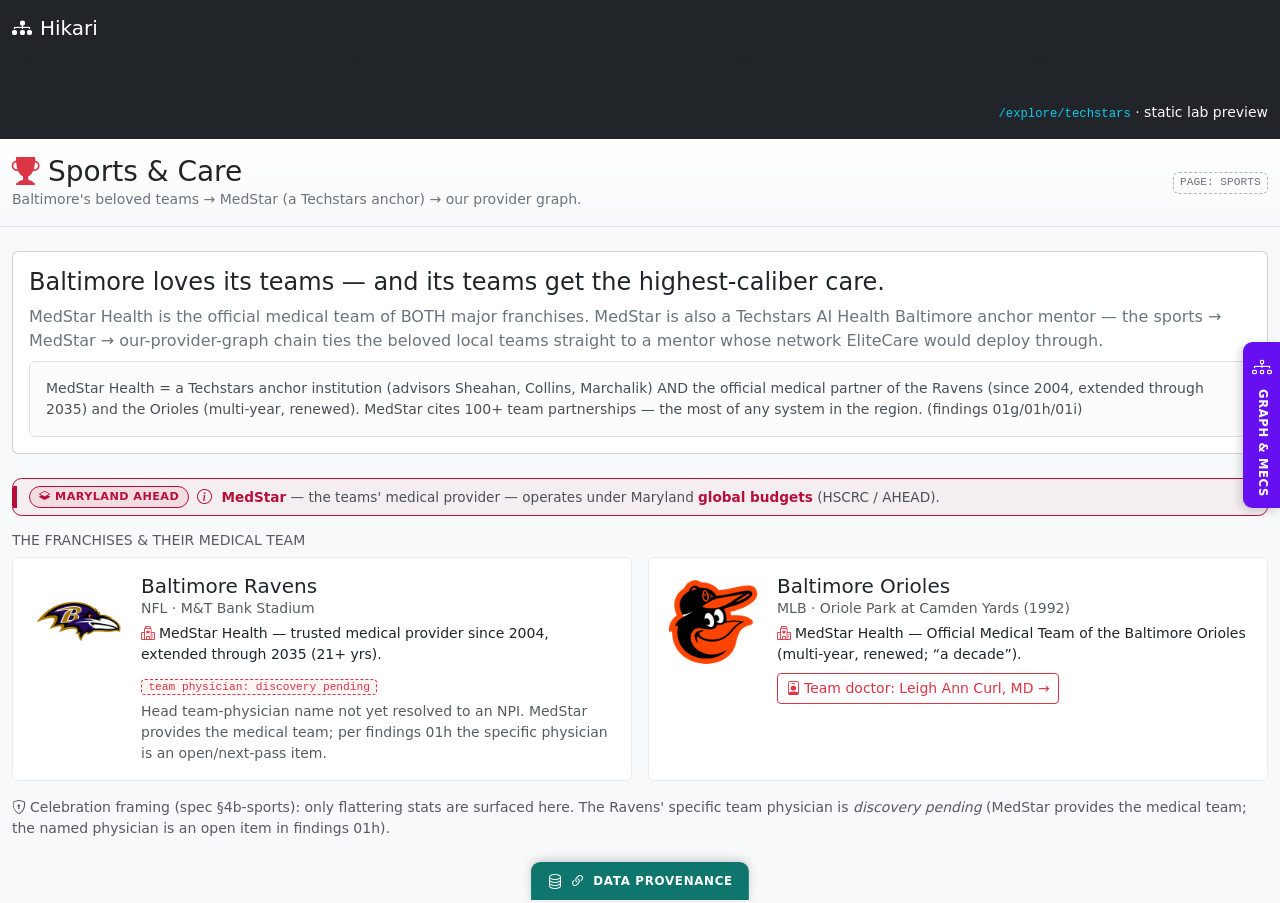
<file: pages/sports.html>
<!DOCTYPE html>
<html lang="en">
<head>
  <meta charset="utf-8">
  <meta name="viewport" content="width=device-width, initial-scale=1">
  <title>SPORTS — Sports &amp; Care · Hikari /explore/techstars lab</title>
  <link rel="stylesheet" href="../assets/vendor/bootstrap.min.css">
  <link rel="stylesheet" href="../assets/vendor/bootstrap-icons/bootstrap-icons.min.css">
  <link rel="stylesheet" href="../assets/hikari.css">
  <link rel="stylesheet" href="../assets/hikari-tokens.css">
</head>
<body data-sr-page="sports" id="page-SPORTS">

  <div id="sr-topnav"></div>

  <header class="page-band py-3 mb-4">
    <div class="container-fluid" style="max-width: 1320px;">
      <div class="d-flex justify-content-between align-items-center flex-wrap">
        <div>
          <h3 class="mb-0"><i class="bi bi-trophy-fill me-2" style="color: var(--hikari-facility);"></i>Sports &amp; Care</h3>
          <div class="text-secondary small">Baltimore's beloved teams → MedStar (a Techstars anchor) → our provider graph.</div>
        </div>
        <span class="page-eid-chip">PAGE: SPORTS</span>
      </div>
    </div>
  </header>

  <main class="container-fluid pb-5" style="max-width: 1320px;">

    <div class="card mb-4" data-eid="SPORTS-story">
      <div class="card-body">
        <h4 class="mb-2" id="SPORTS-headline" data-eid="SPORTS-headline"></h4>
        <p class="text-secondary mb-2" id="SPORTS-subhead" data-eid="SPORTS-subhead"></p>
        <div class="alert alert-light border small mb-0" id="SPORTS-medstar-note" data-eid="SPORTS-medstar-note"></div>
      </div>
    </div>

    <!-- Maryland AHEAD context layer (spec §4j) — subtle one-line badge, rendered by common.js -->
    <div id="SPORTS-md-host"></div>

    <h6 class="text-muted text-uppercase small mb-2">The franchises &amp; their medical team</h6>
    <div class="row g-3 mb-3" id="SPORTS-teams" data-eid="SPORTS-teams"></div>

    <p class="text-muted small">
      <i class="bi bi-shield-lock me-1"></i>Celebration framing (spec §4b-sports): only flattering stats are
      surfaced here. The Ravens' specific team physician is <em>discovery pending</em> (MedStar provides the
      medical team; the named physician is an open item in findings 01h).
    </p>
  </main>

  <!-- Orioles team-doctor drawer: Leigh Ann Curl, MD (best stats only) -->
  <div class="offcanvas offcanvas-end" tabindex="-1" id="SPORTS-curl-drawer" data-eid="DRAWER-curl" style="width: 460px;">
    <div class="offcanvas-header border-bottom">
      <h5 class="offcanvas-title"><i class="bi bi-trophy me-2 text-warning"></i>Orioles team physician</h5>
      <button type="button" class="btn-close" data-bs-dismiss="offcanvas" aria-label="Close"></button>
    </div>
    <div class="offcanvas-body" id="SPORTS-curl-body" data-eid="DRAWER-curl-body"></div>
  </div>

  <script src="../assets/vendor/echarts.min.js"></script>
  <script src="../assets/vendor/bootstrap.bundle.min.js"></script>
  <script src="../assets/echarts-hikari-theme.js"></script>
  <script src="../assets/hikari.js"></script>
  <script>window.SR_BASE = "../";</script>
  <script src="../data/showcase.data.js"></script>
  <script src="../data/maryland.data.js"></script>
  <script src="../assets/page-sports.js"></script>
  <script src="../assets/common.js"></script>
  <script src="../assets/graphinfo.js"></script>
  <script src="../assets/provenance.js"></script>
</body>
</html>
</file>
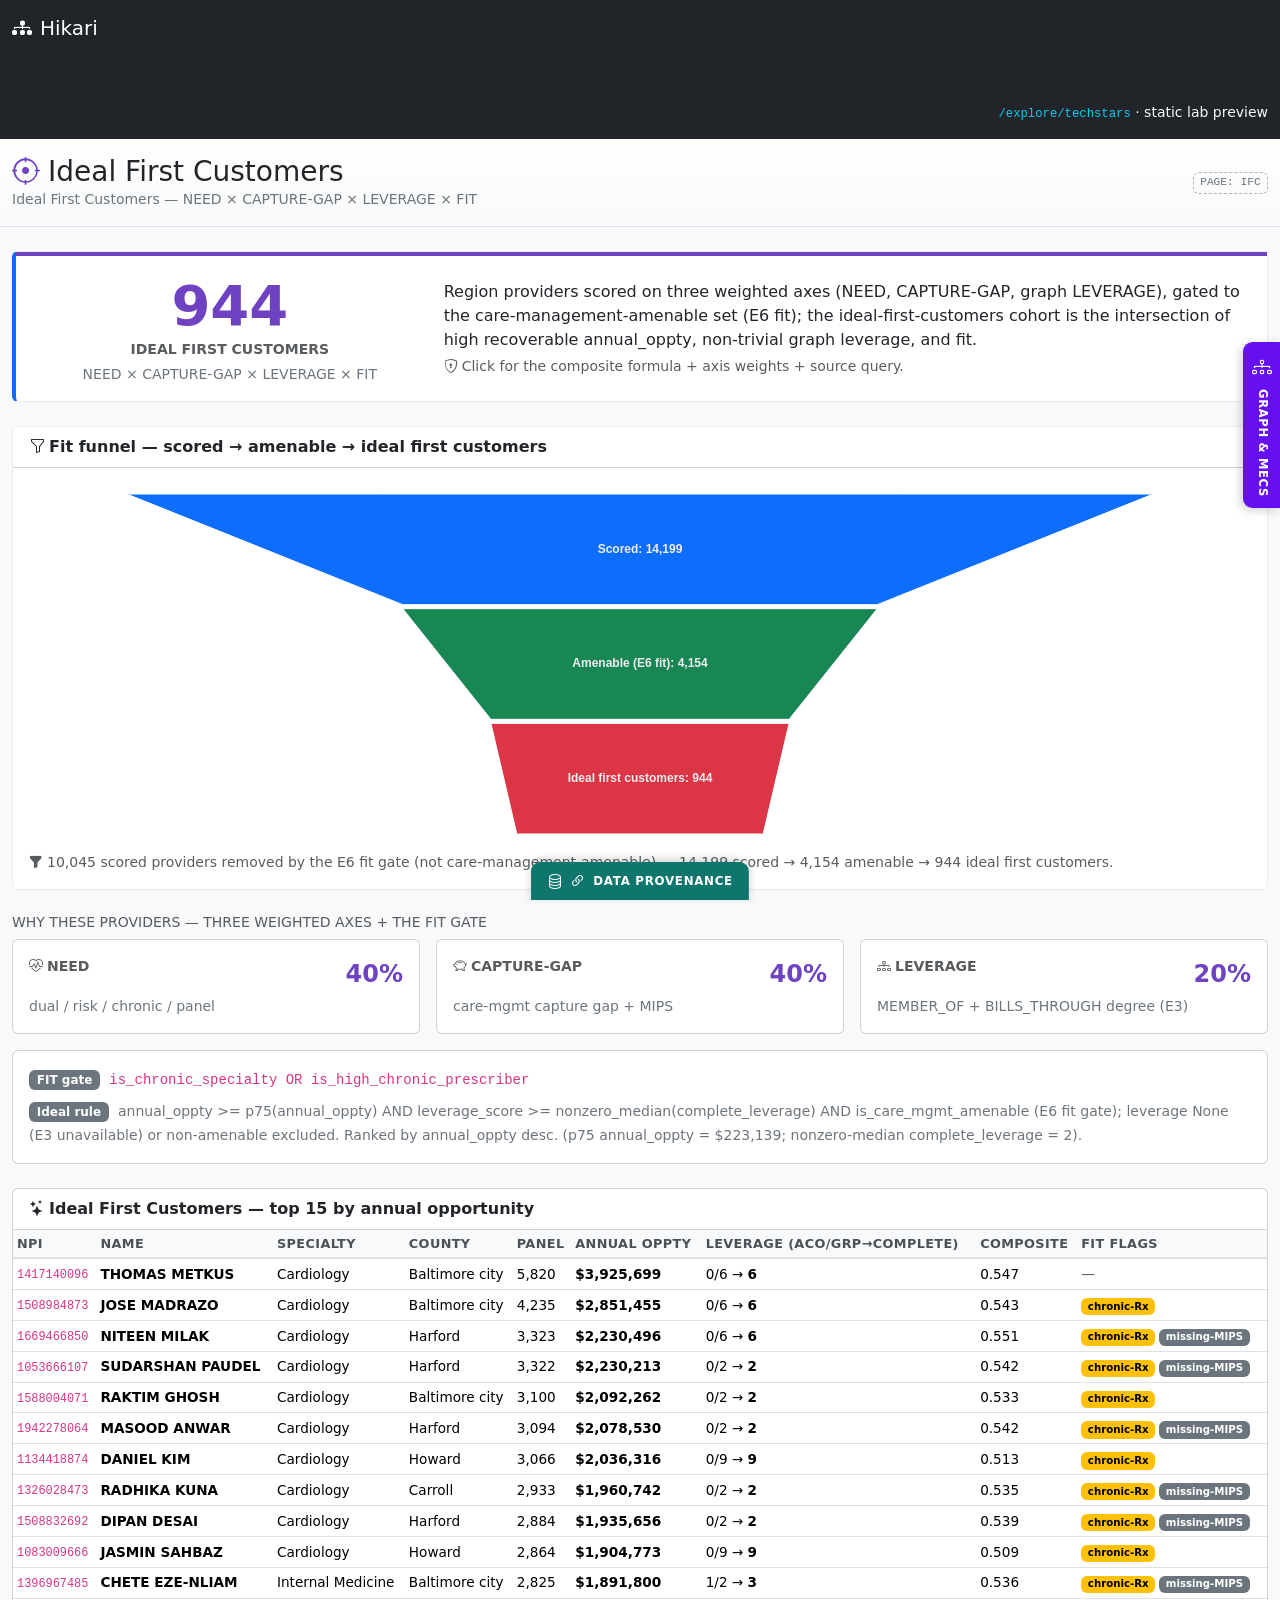
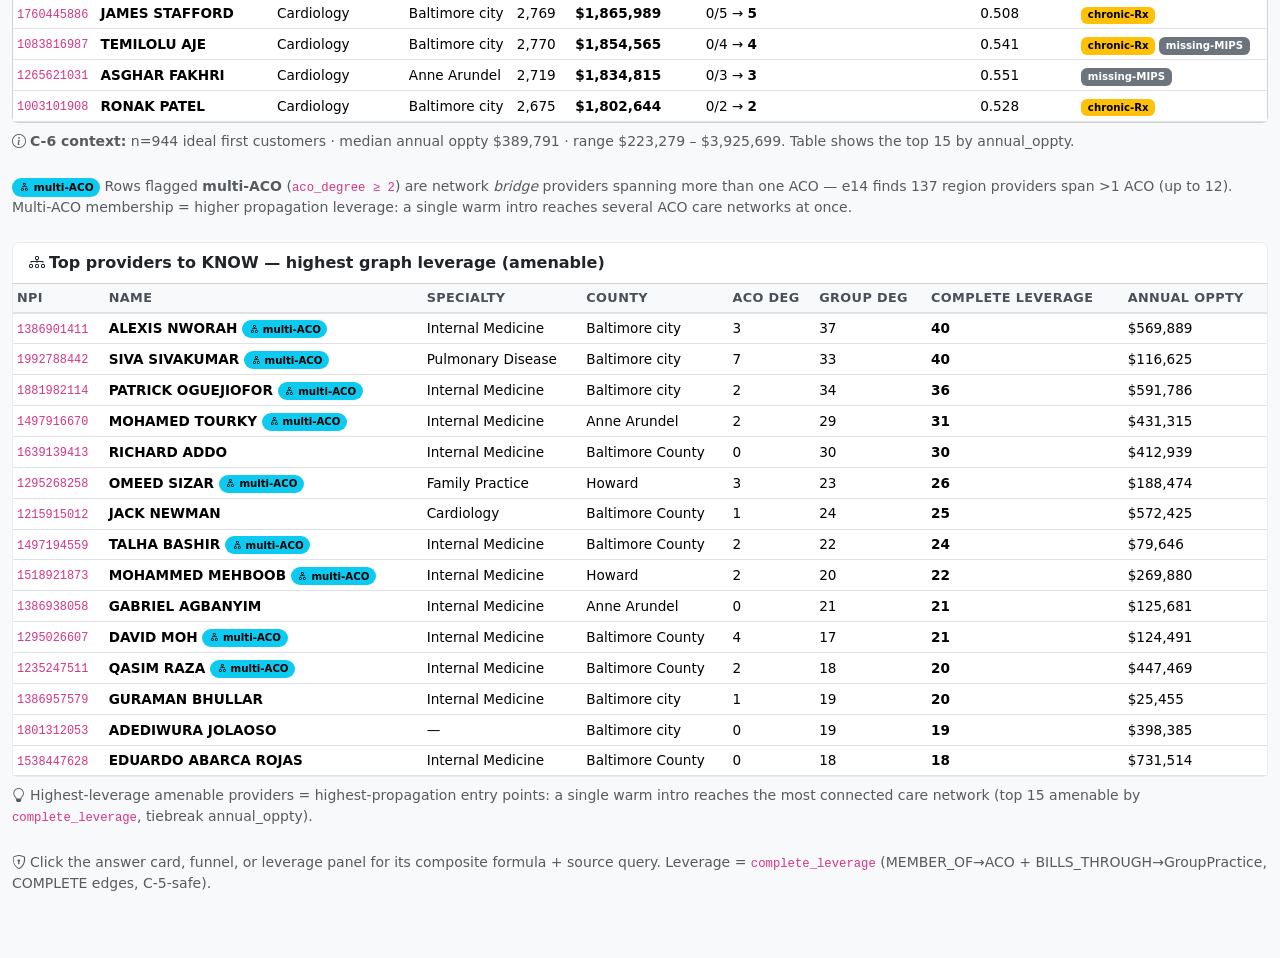
<file: pages/targeting.html>
<!DOCTYPE html>
<html lang="en">
<head>
  <meta charset="utf-8">
  <meta name="viewport" content="width=device-width, initial-scale=1">
  <title>IFC — Ideal First Customers (NEED &times; CAPTURE-GAP &times; LEVERAGE &times; FIT) · Hikari /explore/techstars lab</title>
  <link rel="stylesheet" href="../assets/vendor/bootstrap.min.css">
  <link rel="stylesheet" href="../assets/vendor/bootstrap-icons/bootstrap-icons.min.css">
  <link rel="stylesheet" href="../assets/hikari.css">
  <link rel="stylesheet" href="../assets/hikari-tokens.css">
</head>
<body data-sr-page="targeting" id="page-IFC">

  <div id="sr-topnav"></div>

  <header class="page-band py-3 mb-4">
    <div class="container-fluid" style="max-width: 1320px;">
      <div class="d-flex justify-content-between align-items-center flex-wrap">
        <div>
          <h3 class="mb-0"><i class="bi bi-crosshair me-2" style="color: var(--hikari-aco);"></i>Ideal First Customers</h3>
          <div class="text-secondary small" id="IFC-subtitle" data-eid="IFC-subtitle">&mdash;</div>
        </div>
        <span class="page-eid-chip">PAGE: IFC</span>
      </div>
    </div>
  </header>

  <main class="container-fluid pb-5" style="max-width: 1320px;">

    <!-- Layer 1 — answer card (the headline of the four-layer pattern) -->
    <div class="card answer-card figure-card mb-4" data-figure-id="targeting_ideal" data-eid="IFC-answer-card" role="button">
      <div class="kpi-band" style="background: var(--hikari-aco);"></div>
      <div class="card-body">
        <div class="row align-items-center g-3">
          <div class="col-md-4 text-center">
            <div class="display-4 fw-bold" style="color: var(--hikari-aco);" id="IFC-answer-n" data-eid="IFC-answer-n">&mdash;</div>
            <div class="text-uppercase small fw-semibold text-muted">ideal first customers</div>
            <div class="small text-secondary mt-1">NEED &times; CAPTURE-GAP &times; LEVERAGE &times; FIT</div>
          </div>
          <div class="col-md-8">
            <p class="mb-1" id="IFC-answer-note" data-eid="IFC-answer-note"></p>
            <div class="small text-muted"><i class="bi bi-shield-lock me-1"></i>Click for the composite formula + axis weights + source query.</div>
          </div>
        </div>
      </div>
    </div>

    <!-- Layer 2 — fit funnel visual -->
    <div class="card figure-card mb-4" data-figure-id="targeting_funnel" data-eid="IFC-funnel-card" role="button">
      <div class="card-header bg-transparent fw-semibold"><i class="bi bi-funnel me-1"></i>Fit funnel &mdash; scored &rarr; amenable &rarr; ideal first customers</div>
      <div class="card-body">
        <div id="IFC-funnel-chart" class="section-chart" data-eid="IFC-funnel-chart"></div>
        <p class="text-muted small mb-0 mt-2" id="IFC-funnel-removed" data-eid="IFC-funnel-removed"></p>
      </div>
    </div>

    <!-- Layer 3 — axes / weights explainer (why these providers) -->
    <h6 class="text-muted text-uppercase small mb-2">Why these providers &mdash; three weighted axes + the FIT gate</h6>
    <div class="row g-3 mb-3" id="IFC-axes" data-eid="IFC-axes"></div>
    <div class="card mb-4" data-eid="IFC-rules-card">
      <div class="card-body">
        <div class="mb-2"><span class="badge text-bg-secondary me-1">FIT gate</span>
          <code id="IFC-fit-gate" data-eid="IFC-fit-gate"></code></div>
        <div><span class="badge text-bg-secondary me-1">Ideal rule</span>
          <span class="small text-secondary" id="IFC-ideal-rule" data-eid="IFC-ideal-rule"></span></div>
      </div>
    </div>

    <!-- Layer 4 — ideal first customers supporting table -->
    <div class="card mb-2">
      <div class="card-header bg-transparent fw-semibold"><i class="bi bi-stars me-1"></i>Ideal First Customers &mdash; top 15 by annual opportunity</div>
      <div class="card-body p-0"><div class="table-responsive">
        <table class="table table-sm hikari-table mb-0" id="IFC-ideal-table" data-eid="IFC-ideal-table"></table>
      </div></div>
    </div>
    <p class="text-muted small mb-4" id="IFC-ideal-c6" data-eid="IFC-ideal-c6"></p>

    <!-- "Top providers to KNOW" — leverage panel -->
    <div class="card figure-card mb-2" data-figure-id="targeting_top_to_know" data-eid="IFC-toknow-card" role="button">
      <div class="card-header bg-transparent fw-semibold"><i class="bi bi-diagram-3 me-1"></i>Top providers to KNOW &mdash; highest graph leverage (amenable)</div>
      <div class="card-body p-0"><div class="table-responsive">
        <table class="table table-sm hikari-table mb-0" id="IFC-toknow-table" data-eid="IFC-toknow-table"></table>
      </div></div>
    </div>
    <p class="text-muted small mb-4" id="IFC-toknow-note" data-eid="IFC-toknow-note"></p>

    <p class="text-muted small">
      <i class="bi bi-shield-lock me-1"></i>Click the answer card, funnel, or leverage panel for its composite formula + source query.
      Leverage = <code>complete_leverage</code> (MEMBER_OF&rarr;ACO + BILLS_THROUGH&rarr;GroupPractice, COMPLETE edges, C-5-safe).
    </p>
  </main>

  <script src="../assets/vendor/echarts.min.js"></script>
  <script src="../assets/vendor/bootstrap.bundle.min.js"></script>
  <script src="../assets/echarts-hikari-theme.js"></script>
  <script src="../assets/hikari.js"></script>
  <script>window.SR_BASE = "../";</script>
  <script src="../data/showcase.data.js"></script>
  <script src="../assets/page-targeting.js"></script>
  <script src="../assets/common.js"></script>
  <script src="../assets/graphinfo.js"></script>
  <script src="../assets/provenance.js"></script>
</body>
</html>
</file>
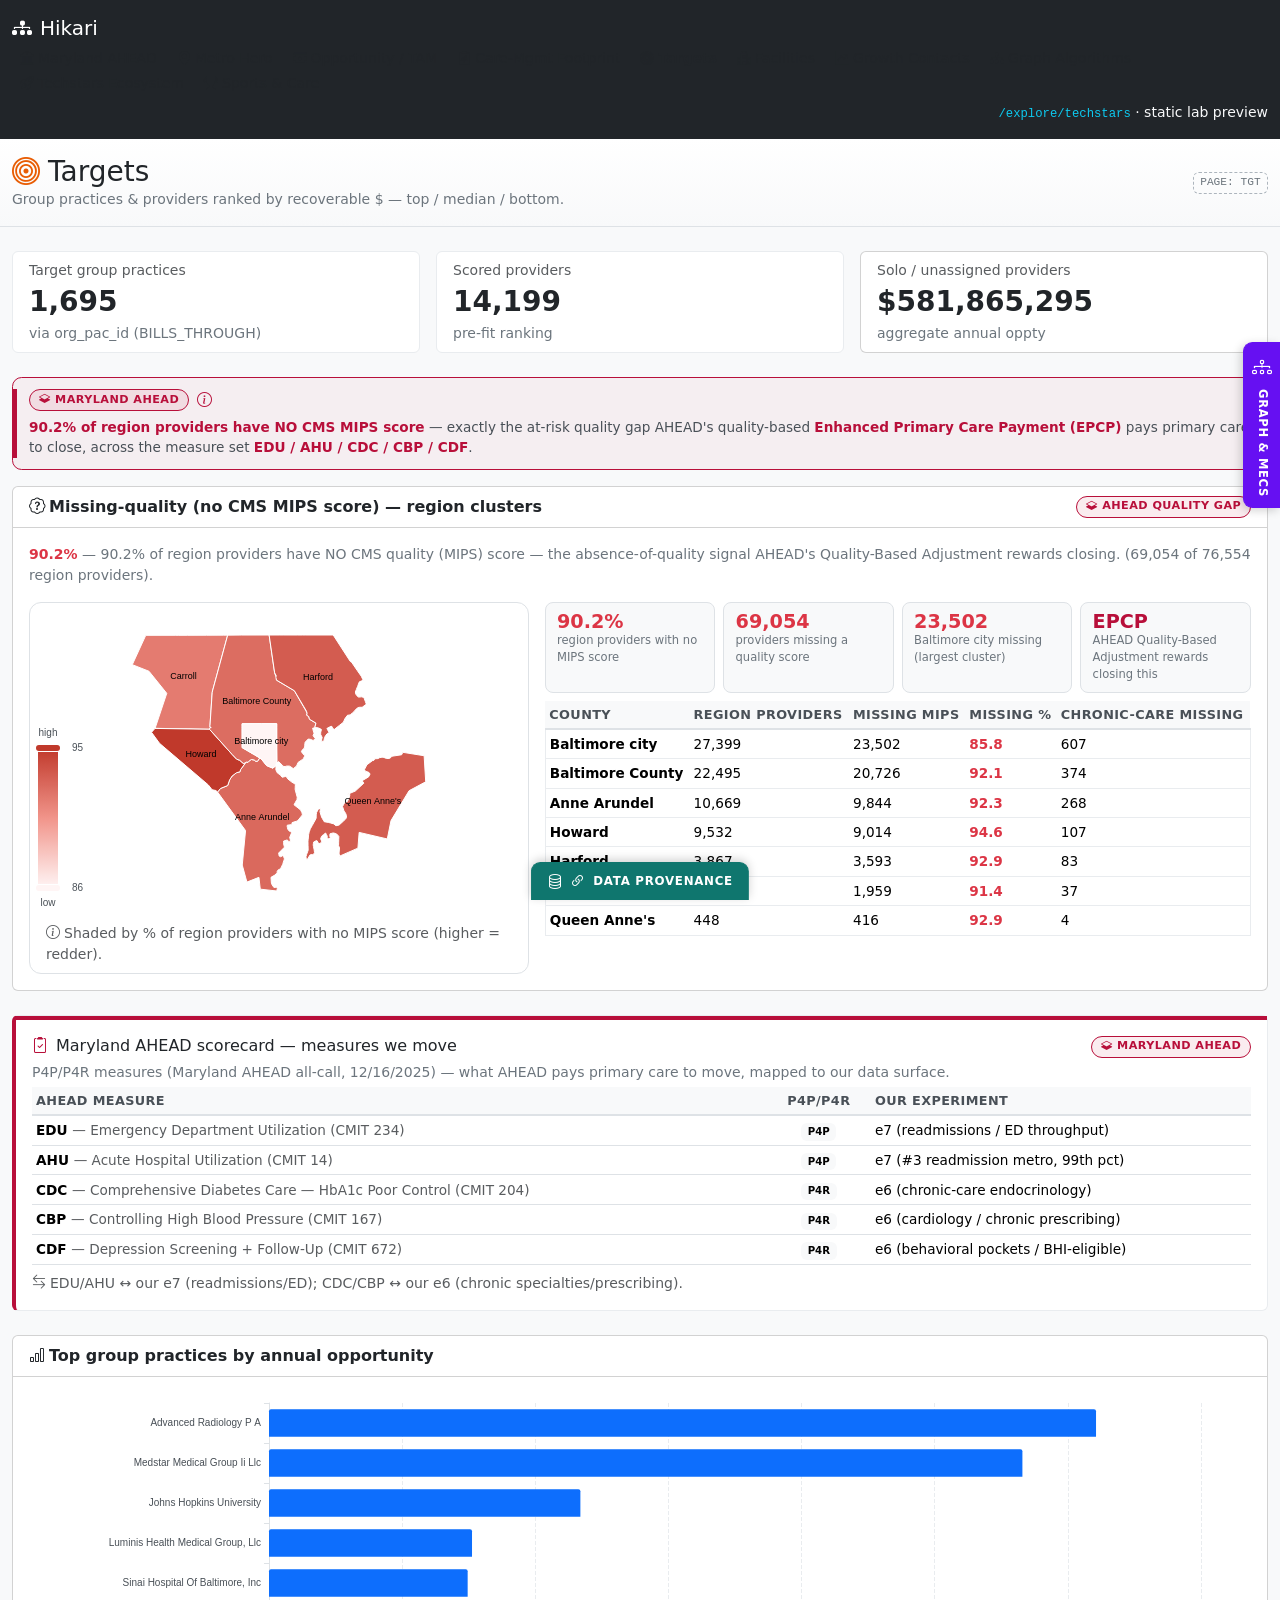
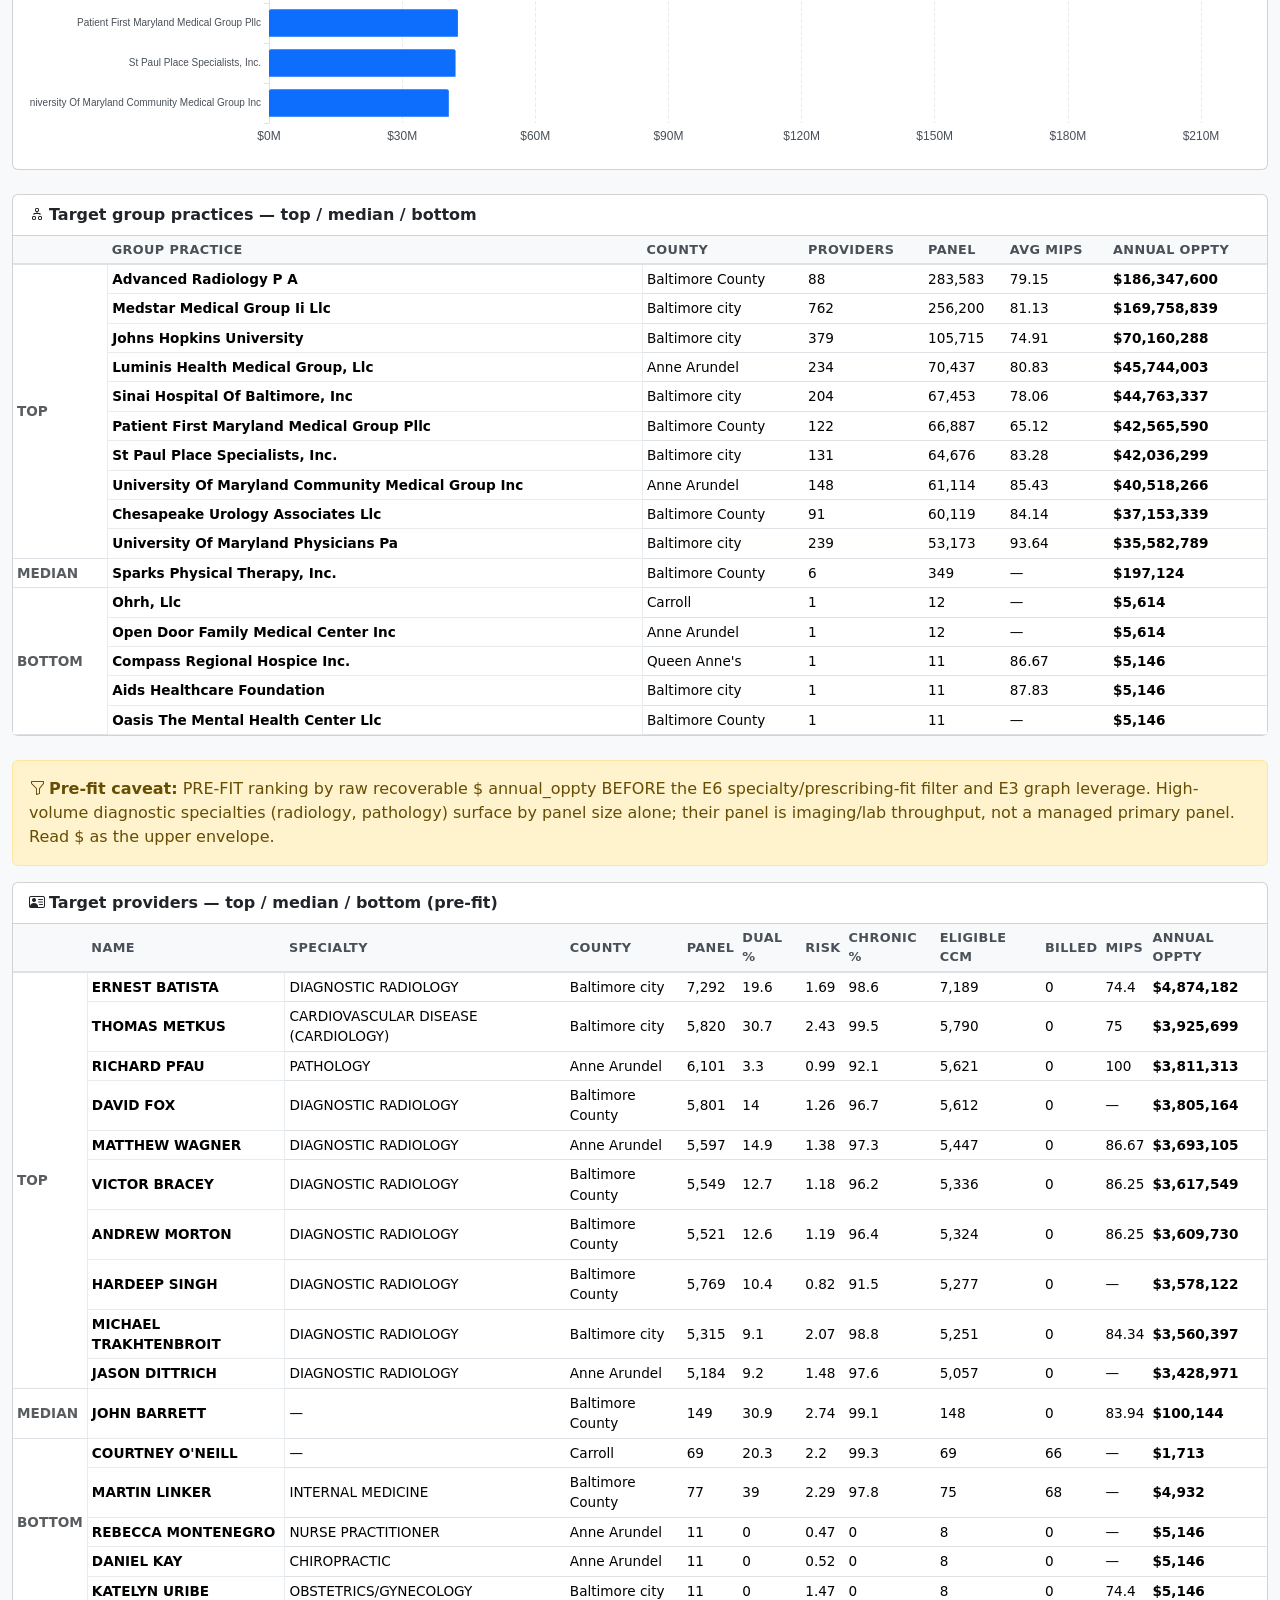
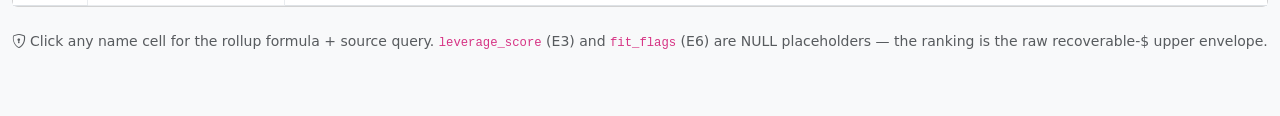
<file: pages/targets.html>
<!DOCTYPE html>
<html lang="en">
<head>
  <meta charset="utf-8">
  <meta name="viewport" content="width=device-width, initial-scale=1">
  <title>TGT — Targets (groups &amp; providers) · Hikari /explore/techstars lab</title>
  <link rel="stylesheet" href="../assets/vendor/bootstrap.min.css">
  <link rel="stylesheet" href="../assets/vendor/bootstrap-icons/bootstrap-icons.min.css">
  <link rel="stylesheet" href="../assets/hikari.css">
  <link rel="stylesheet" href="../assets/hikari-tokens.css">
</head>
<body data-sr-page="targets" data-sr-map="1" id="page-TGT">

  <div id="sr-topnav"></div>

  <header class="page-band py-3 mb-4">
    <div class="container-fluid" style="max-width: 1320px;">
      <div class="d-flex justify-content-between align-items-center flex-wrap">
        <div>
          <h3 class="mb-0"><i class="bi bi-bullseye me-2" style="color: var(--hikari-service);"></i>Targets</h3>
          <div class="text-secondary small">Group practices &amp; providers ranked by recoverable $ — top / median / bottom.</div>
        </div>
        <span class="page-eid-chip">PAGE: TGT</span>
      </div>
    </div>
  </header>

  <main class="container-fluid pb-5" style="max-width: 1320px;">

    <div class="row g-3 mb-4">
      <div class="col-md-4"><div class="card figure-card h-100" data-figure-id="groups_table" data-eid="TGT-groups-count">
        <div class="card-body py-2"><div class="text-muted small">Target group practices</div>
          <div class="fs-3 fw-bold" id="TGT-groups-n">—</div><div class="small text-secondary">via org_pac_id (BILLS_THROUGH)</div></div></div></div>
      <div class="col-md-4"><div class="card figure-card h-100" data-figure-id="providers_table" data-eid="TGT-providers-count">
        <div class="card-body py-2"><div class="text-muted small">Scored providers</div>
          <div class="fs-3 fw-bold" id="TGT-providers-n">—</div><div class="small text-secondary">pre-fit ranking</div></div></div></div>
      <div class="col-md-4"><div class="card h-100" data-eid="TGT-solo-card">
        <div class="card-body py-2"><div class="text-muted small">Solo / unassigned providers</div>
          <div class="fs-3 fw-bold" id="TGT-solo-oppty">—</div><div class="small text-secondary">aggregate annual oppty</div></div></div></div>
    </div>

    <!-- Maryland AHEAD context layer (spec §4j) — rendered by common.js renderMdLayer -->
    <div id="TGT-md-host"></div>

    <!-- Missing-quality (no MIPS) panel — the absence-of-quality signal AHEAD's EPCP rewards closing -->
    <div class="card mb-4" data-eid="TGT-missingq-panel">
      <div class="card-header bg-transparent fw-semibold d-flex justify-content-between align-items-center flex-wrap">
        <span><i class="bi bi-patch-question me-1"></i>Missing-quality (no CMS MIPS score) — region clusters</span>
        <span class="md-badge"><i class="bi bi-layers-half"></i>AHEAD quality gap</span>
      </div>
      <div class="card-body">
        <p class="text-secondary small" id="TGT-missingq-headline" data-eid="TGT-missingq-headline"></p>
        <div class="row g-3">
          <div class="col-lg-5">
            <div class="metro-profile-card h-100">
              <div id="TGT-missingq-map" class="metro-map" data-eid="TGT-missingq-map"></div>
              <div class="px-3 pb-2 text-muted small"><i class="bi bi-info-circle me-1"></i>Shaded by % of region providers with no MIPS score (higher = redder).</div>
            </div>
          </div>
          <div class="col-lg-7">
            <div class="row g-2 mb-2" id="TGT-missingq-tiles" data-eid="TGT-missingq-tiles"></div>
            <div class="table-responsive"><table class="table table-sm hikari-table mb-0" id="TGT-missingq-table" data-eid="TGT-missingq-table"></table></div>
          </div>
        </div>
      </div>
    </div>

    <!-- Maryland AHEAD scorecard (DS-5) — measures mapped to our experiments (e7 / e6) -->
    <div id="TGT-md-scorecard-host"></div>

    <div class="card mb-4">
      <div class="card-header bg-transparent fw-semibold"><i class="bi bi-bar-chart me-1"></i>Top group practices by annual opportunity</div>
      <div class="card-body"><div id="TGT-group-chart" class="section-chart" data-eid="TGT-group-chart"></div></div>
    </div>

    <div class="card mb-4">
      <div class="card-header bg-transparent fw-semibold"><i class="bi bi-diagram-2 me-1"></i>Target group practices — top / median / bottom</div>
      <div class="card-body p-0"><div class="table-responsive" id="TGT-groups-table" data-eid="TGT-groups-table"></div></div>
    </div>

    <div class="alert alert-warning" data-eid="TGT-fit-caveat-box">
      <strong><i class="bi bi-funnel me-1"></i>Pre-fit caveat:</strong>
      <span id="TGT-fit-caveat"></span>
    </div>

    <div class="card mb-4">
      <div class="card-header bg-transparent fw-semibold"><i class="bi bi-person-vcard me-1"></i>Target providers — top / median / bottom (pre-fit)</div>
      <div class="card-body p-0"><div class="table-responsive" id="TGT-providers-table" data-eid="TGT-providers-table"></div></div>
    </div>

    <p class="text-muted small">
      <i class="bi bi-shield-lock me-1"></i>Click any name cell for the rollup formula + source query.
      <code>leverage_score</code> (E3) and <code>fit_flags</code> (E6) are NULL placeholders — the ranking is the raw recoverable-$ upper envelope.
    </p>
  </main>

  <script src="../assets/vendor/echarts.min.js"></script>
  <script src="../assets/vendor/bootstrap.bundle.min.js"></script>
  <script src="../assets/echarts-hikari-theme.js"></script>
  <script src="../assets/hikari.js"></script>
  <script>window.SR_BASE = "../";</script>
  <script src="../data/showcase.data.js"></script>
  <script src="../data/maryland.data.js"></script>
  <script src="../data/baltimore_metro.geo.js"></script>
  <script src="../assets/page-targets.js"></script>
  <script src="../assets/common.js"></script>
  <script src="../assets/graphinfo.js"></script>
  <script src="../assets/provenance.js"></script>
</body>
</html>
</file>
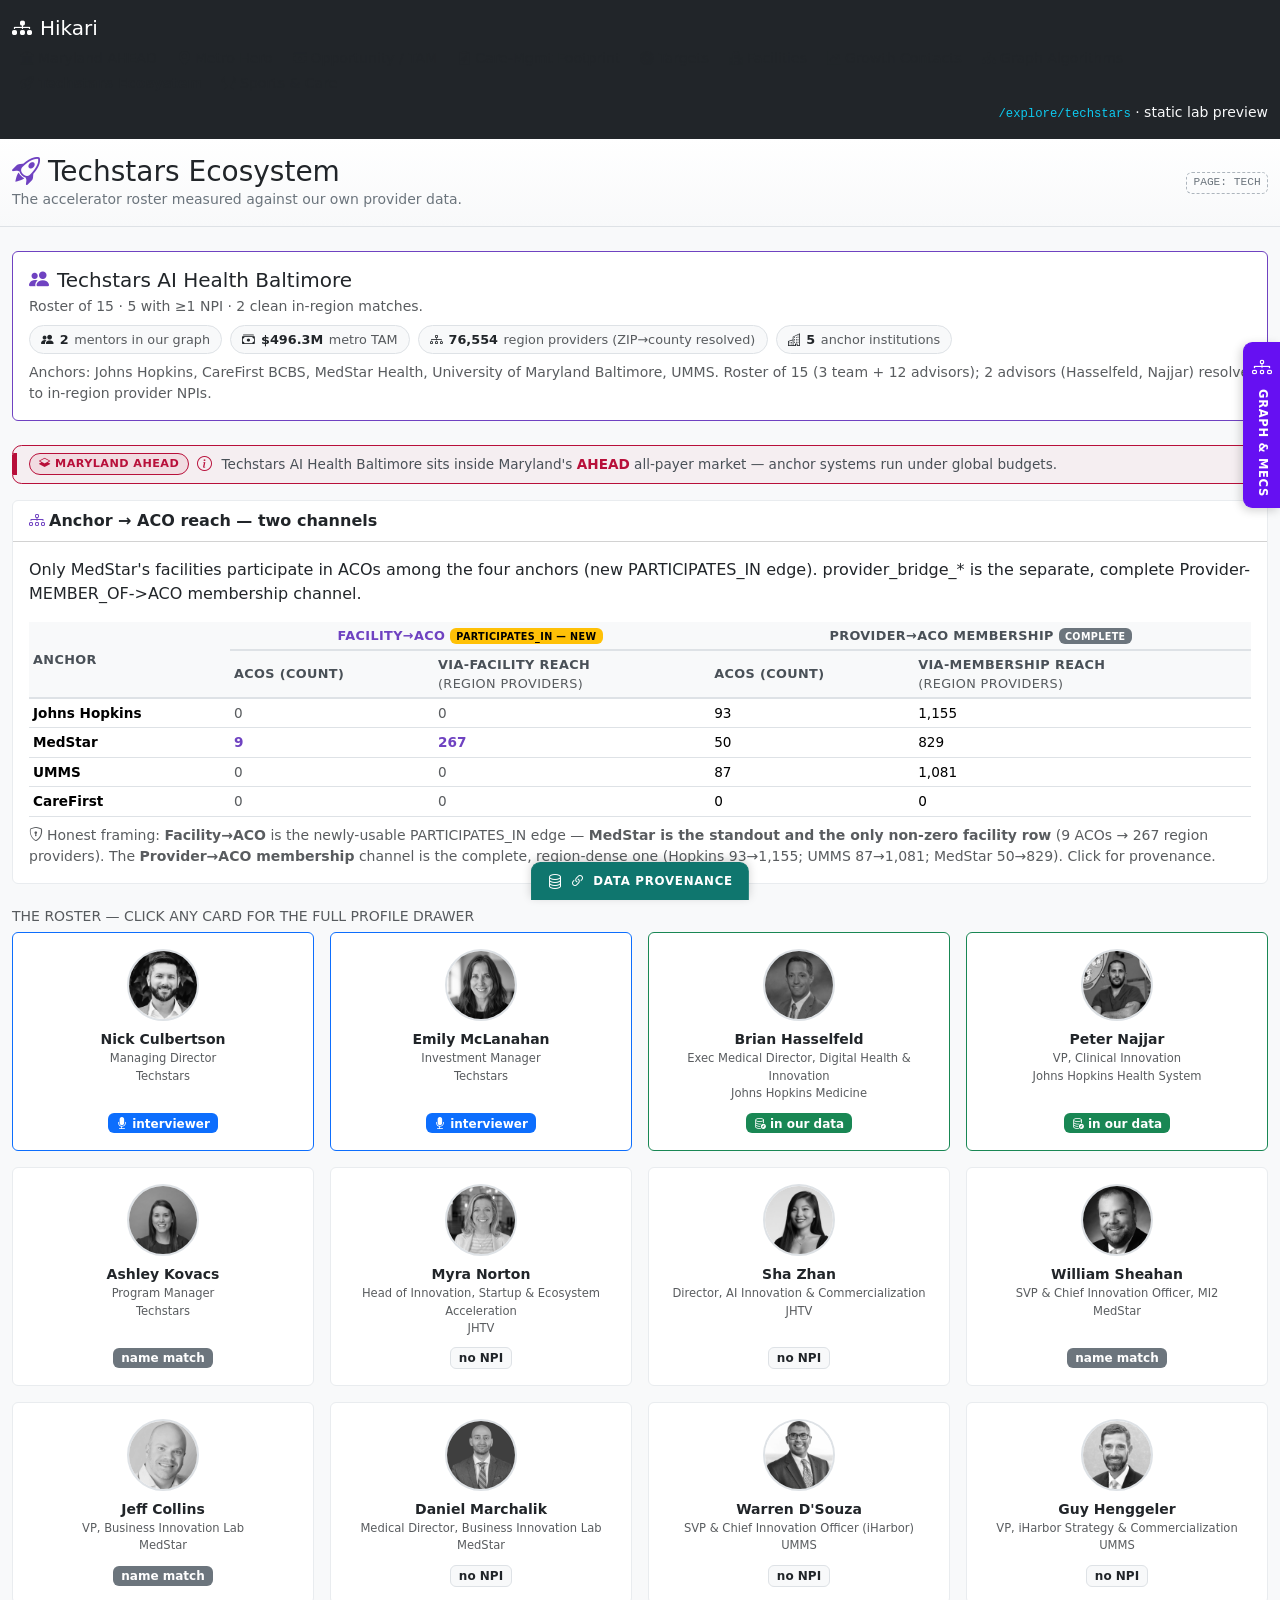
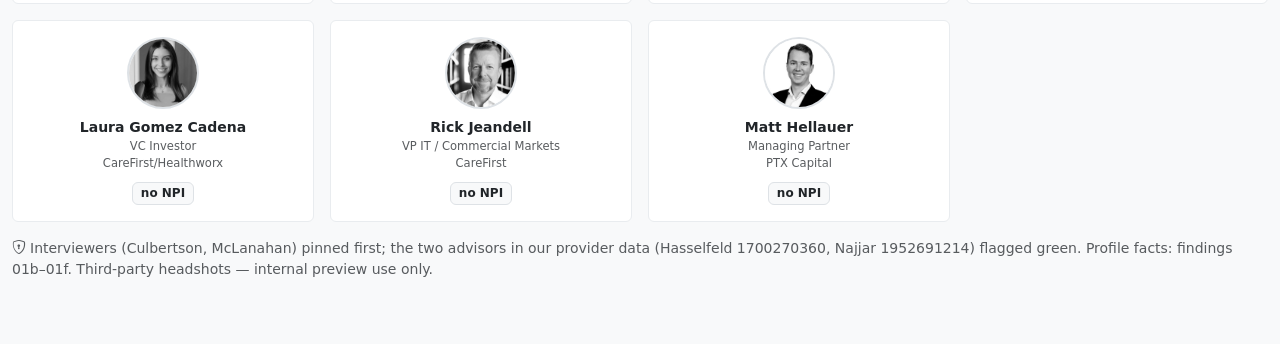
<file: pages/techstars.html>
<!DOCTYPE html>
<html lang="en">
<head>
  <meta charset="utf-8">
  <meta name="viewport" content="width=device-width, initial-scale=1">
  <title>TECH — Techstars Ecosystem · Hikari /explore/techstars lab</title>
  <link rel="stylesheet" href="../assets/vendor/bootstrap.min.css">
  <link rel="stylesheet" href="../assets/vendor/bootstrap-icons/bootstrap-icons.min.css">
  <link rel="stylesheet" href="../assets/hikari.css">
  <link rel="stylesheet" href="../assets/hikari-tokens.css">
</head>
<body data-sr-page="techstars" id="page-TECH">

  <div id="sr-topnav"></div>

  <header class="page-band py-3 mb-4">
    <div class="container-fluid" style="max-width: 1320px;">
      <div class="d-flex justify-content-between align-items-center flex-wrap">
        <div>
          <h3 class="mb-0"><i class="bi bi-rocket-takeoff me-2" style="color: var(--hikari-aco);"></i>Techstars Ecosystem</h3>
          <div class="text-secondary small">The accelerator roster measured against our own provider data.</div>
        </div>
        <span class="page-eid-chip">PAGE: TECH</span>
      </div>
    </div>
  </header>

  <main class="container-fluid pb-5" style="max-width: 1320px;">

    <div class="card techstars-card mb-4" data-eid="TECH-overview">
      <div class="kpi-band"></div>
      <div class="card-body">
        <h5 class="card-title mb-1"><i class="bi bi-people-fill me-2" style="color: var(--hikari-aco);"></i>Techstars AI Health Baltimore</h5>
        <div class="text-muted small mb-2" id="TECH-roster-summary" data-eid="TECH-roster-summary"></div>
        <div class="d-flex flex-wrap gap-2 mb-2" id="TECH-pills" data-eid="TECH-pills"></div>
        <div class="text-muted small" id="TECH-anchors-note" data-eid="TECH-anchors-note"></div>
      </div>
    </div>

    <!-- Maryland AHEAD context layer (spec §4j) — subtle one-line badge, rendered by common.js -->
    <div id="TECH-md-host"></div>

    <!-- Anchor → ACO reach tie-in (facility PARTICIPATES_IN + provider-membership channels) — rendered by page-techstars.js -->
    <div id="TECH-anchor-aco-host"></div>

    <h6 class="text-muted text-uppercase small mb-2">The roster <span class="text-muted">— click any card for the full profile drawer</span></h6>
    <div class="row g-3" id="TECH-roster-grid" data-eid="TECH-roster-grid"></div>

    <p class="text-muted small mt-3">
      <i class="bi bi-shield-lock me-1"></i>Interviewers (Culbertson, McLanahan) pinned first; the two advisors
      in our provider data (Hasselfeld 1700270360, Najjar 1952691214) flagged green. Profile facts: findings 01b–01f.
      Third-party headshots — internal preview use only.
    </p>
  </main>

  <script src="../assets/vendor/echarts.min.js"></script>
  <script src="../assets/vendor/bootstrap.bundle.min.js"></script>
  <script src="../assets/echarts-hikari-theme.js"></script>
  <script src="../assets/hikari.js"></script>
  <script>window.SR_BASE = "../";</script>
  <script src="../data/showcase.data.js"></script>
  <script src="../data/maryland.data.js"></script>
  <script src="../assets/roster.js"></script>
  <script src="../assets/page-techstars.js"></script>
  <script src="../assets/common.js"></script>
  <script src="../assets/graphinfo.js"></script>
  <script src="../assets/provenance.js"></script>
</body>
</html>
</file>
<file: assets/hikari.css>
/* Hikari — minimal custom styles */
/* VENDORED COPY of src/hikari/ui/static/hikari/hikari.css (do NOT edit the original).
 * Imported by the multi-page special_reports preview so it matches the production look. */

:root {
    --hikari-primary: #0d6efd;
    --hikari-dark: #212529;
    --hikari-sidebar-width: 280px;

    /* Quality semantic colors (RFC-006 R-36) */
    --hikari-quality-good: #198754;
    --hikari-quality-warning: #ffc107;
    --hikari-quality-poor: #dc3545;
    --hikari-quality-na: #6c757d;

    /* Entity type colors (RFC-006 R-1) */
    --hikari-provider: #0d6efd;
    --hikari-facility: #dc3545;
    --hikari-aco: #6f42c1;
    --hikari-organization: #198754;
    --hikari-group-practice: #0dcaf0;
    --hikari-specialty: #ffc107;
    --hikari-geography: #6c757d;
    --hikari-quality-measure: #6610f2;
    --hikari-service: #e85d04;
    --hikari-drug: #d63384;

    /* Semantic text tokens (RFC-015 R-020) */
    --hikari-text-primary: #212529;
    --hikari-text-secondary: #495057;
    --hikari-text-muted: #6c757d;

    /* Surface tokens (RFC-015 R-020) */
    --hikari-surface-primary: #ffffff;
    --hikari-surface-secondary: #f8f9fa;
    --hikari-surface-hover: #f0f4ff;

    /* Spacing tokens (RFC-015 R-020) */
    --hikari-spacing-xs: 0.25rem;
    --hikari-spacing-sm: 0.5rem;
    --hikari-spacing-md: 1rem;
    --hikari-spacing-lg: 1.5rem;
    --hikari-spacing-xl: 2rem;

    /* Border/chrome tokens (RFC-015 R-023 — ECharts theme) */
    --hikari-border-default: #dee2e6;
    --hikari-border-subtle: #e9ecef;
    --hikari-border-muted: #adb5bd;
    --hikari-primary-subtle: #cfe2ff;

    /* Signal tokens (RFC-015 R-021) */
    --hikari-signal-green: #198754;
    --hikari-signal-yellow: #ffc107;
    --hikari-signal-red: #dc3545;
}

/* Signal classes — quality comparison indicators (RFC-015 R-022)
 * Applied via `comparison` field from query return values (R-005).
 * Text color variants: */
.hikari-signal-better { color: var(--hikari-signal-green); }
.hikari-signal-same   { color: var(--hikari-signal-yellow); }
.hikari-signal-worse  { color: var(--hikari-signal-red); }

/* Background variants: */
.hikari-signal-better-bg { background-color: var(--hikari-signal-green); color: #fff; }
.hikari-signal-same-bg   { background-color: var(--hikari-signal-yellow); color: var(--hikari-text-primary); }
.hikari-signal-worse-bg  { background-color: var(--hikari-signal-red); color: #fff; }

/* Hero verdict — star rating + domain indicators */
.hikari-hero-verdict {}
.hikari-hero-stars { line-height: 1; }

/* Domain indicator cards in hero section */
.hikari-domain-card {
    border: 1px solid var(--hikari-border-subtle);
    background: var(--hikari-surface-secondary);
    transition: border-color 0.15s ease;
}
.hikari-domain-card.hikari-domain-active {
    border-color: var(--hikari-signal-green);
    background: #f0fdf4;
}
.hikari-domain-card.hikari-domain-nodata {
    border-color: var(--hikari-border-subtle);
    opacity: 0.65;
}

/* Domain status dot */
.hikari-domain-dot {
    display: inline-block;
    width: 8px;
    height: 8px;
    border-radius: 50%;
    margin-bottom: 2px;
}
.hikari-domain-dot-active {
    background-color: var(--hikari-signal-green);
}
.hikari-domain-dot-nodata {
    background-color: var(--hikari-text-muted);
}

/* Layout */
.hikari-layout {
    display: flex;
    min-height: calc(100vh - 56px);
}

.hikari-sidebar {
    width: var(--hikari-sidebar-width);
    min-width: var(--hikari-sidebar-width);
    background: #fff;
    border-right: 1px solid #e9ecef;
    padding: 1rem;
    overflow-y: auto;
}

/* Sidebar nav-pills: subtle hover, no background on inactive */
.hikari-sidebar .nav-link {
    color: #495057;
    font-size: 0.875rem;
    border-radius: 0.375rem;
    transition: background-color 0.15s ease, color 0.15s ease;
}
.hikari-sidebar .nav-link:hover {
    background-color: #f0f4ff;
    color: var(--hikari-primary);
}
.hikari-sidebar .nav-link.active {
    background-color: var(--hikari-primary);
    color: #fff;
}

.hikari-main {
    flex: 1;
    padding: 1.5rem;
    overflow-y: auto;
}

/* Summary cards */
.hikari-stat-card {
    border-left: 4px solid var(--hikari-primary);
}

a.hikari-stat-card {
    cursor: pointer;
    transition: box-shadow 0.15s ease, transform 0.15s ease;
}
a.hikari-stat-card:hover {
    box-shadow: 0 0.25rem 0.75rem rgba(0, 0, 0, 0.1);
    transform: translateY(-1px);
}

.hikari-stat-card .stat-value {
    font-size: 1.75rem;
    font-weight: 700;
    color: var(--hikari-dark);
}

.hikari-stat-card .stat-label {
    font-size: 0.875rem;
    color: #6c757d;
    text-transform: uppercase;
    letter-spacing: 0.05em;
}

/* Ranked list */
.hikari-ranked-list .list-group-item {
    display: flex;
    justify-content: space-between;
    align-items: center;
}

.hikari-ranked-list .rank-badge {
    min-width: 2rem;
    text-align: center;
}

/* Distribution table */
.hikari-distribution td.bar-cell {
    position: relative;
}

.hikari-distribution .bar {
    height: 1.25rem;
    background: var(--hikari-primary);
    opacity: 0.7;
    border-radius: 2px;
    min-width: 2px;
}

/* HTMX loading indicator */
.htmx-indicator {
    display: none;
}

.htmx-request .htmx-indicator {
    display: inline-block;
}

.htmx-request.htmx-indicator {
    display: inline-block;
}

/* Clickable rows */
.clickable-row {
    cursor: pointer;
}

.clickable-row:hover {
    background-color: rgba(13, 110, 253, 0.05);
}

/* Entity type color utilities (RFC-006 R-1) — extends Bootstrap text-/bg- */
.text-aco { color: var(--hikari-aco); }
.bg-aco { background-color: var(--hikari-aco); color: white; }
.text-quality-measure { color: var(--hikari-quality-measure); }
.bg-quality-measure { background-color: var(--hikari-quality-measure); color: white; }
.text-service { color: var(--hikari-service); }
.bg-service { background-color: var(--hikari-service); color: white; }
.text-drug { color: var(--hikari-drug); }
.bg-drug { background-color: var(--hikari-drug); color: white; }

/* Entity card border — color by data-entity-type attribute */
.hikari-entity-card { border-left: 4px solid var(--hikari-primary); }
.hikari-entity-card[data-entity-type="provider"] { border-left-color: var(--hikari-provider); }
.hikari-entity-card[data-entity-type="facility"] { border-left-color: var(--hikari-facility); }
.hikari-entity-card[data-entity-type="aco"] { border-left-color: var(--hikari-aco); }
.hikari-entity-card[data-entity-type="organization"] { border-left-color: var(--hikari-organization); }
.hikari-entity-card[data-entity-type="group_practice"] { border-left-color: var(--hikari-group-practice); }
.hikari-entity-card[data-entity-type="specialty"] { border-left-color: var(--hikari-specialty); }
.hikari-entity-card[data-entity-type="geography"] { border-left-color: var(--hikari-geography); }
.hikari-entity-card[data-entity-type="quality_measure"] { border-left-color: var(--hikari-quality-measure); }
.hikari-entity-card[data-entity-type="service"] { border-left-color: var(--hikari-service); }
.hikari-entity-card[data-entity-type="drug"] { border-left-color: var(--hikari-drug); }

/* Entity card hover — clickable cards with subtle lift effect */
.hikari-entity-card {
    cursor: pointer;
    transition: box-shadow 0.15s ease-in-out, transform 0.15s ease-in-out;
}
.hikari-entity-card:hover {
    box-shadow: 0 0.25rem 0.75rem rgba(0, 0, 0, 0.1);
    transform: translateY(-1px);
}

/* Domain accordion — entity-type color accent on expanded header */
#facility-domains .accordion-button:not(.collapsed) {
    border-left: 3px solid var(--hikari-facility);
    color: var(--hikari-text-primary);
    background-color: var(--hikari-surface-secondary);
}

/* Entity-type color overrides for accordion accent */
[data-entity-type="provider"] #facility-domains .accordion-button:not(.collapsed) {
    border-left-color: var(--hikari-provider);
}
[data-entity-type="geography"] #facility-domains .accordion-button:not(.collapsed) {
    border-left-color: var(--hikari-geography);
}
[data-entity-type="aco"] #facility-domains .accordion-button:not(.collapsed) {
    border-left-color: var(--hikari-aco);
}

/* HTMX lazy-load skeleton (RFC-006 R-5) */
.hikari-skeleton {
    min-height: 4rem;
}
.hikari-skeleton .placeholder {
    opacity: 0.3;
}

/* Micro popovers (RFC-006 R-6) */
.hikari-popover {
    max-width: 360px;
}
.hikari-popover .popover-body {
    padding: 0;
}

/* Entity refs — clickable inline references with popover support */
.entity-ref {
    color: inherit;
    text-decoration: none;
    border-bottom: 1px dotted currentColor;
    cursor: pointer;
}
.entity-ref:hover {
    color: var(--hikari-primary);
}

/* R-9: Disable popover hover on touch devices — tap navigates directly */
@media (hover: none) {
    .entity-ref {
        border-bottom: none;
    }
}

/* Search typeahead (RFC-008 R-29) */
.hikari-typeahead {
    position: relative;
}

.hikari-typeahead-spinner {
    position: absolute;
    right: 0.75rem;
    top: 50%;
    transform: translateY(-50%);
    z-index: 5;
}

.hikari-typeahead-results {
    position: absolute;
    left: 0;
    right: 0;
    z-index: 1050;
    background: #fff;
    border-radius: 0 0 0.375rem 0.375rem;
    box-shadow: 0 0.5rem 1rem rgba(0, 0, 0, 0.15);
    max-height: 360px;
    overflow-y: auto;
    overflow-x: hidden;
}

.hikari-typeahead-results:empty {
    display: none;
}

.hikari-typeahead-list .list-group-item {
    border-left: 0;
    border-right: 0;
    transition: background-color 0.1s ease;
}

.hikari-typeahead-list .list-group-item:first-child {
    border-top: 0;
}

.hikari-typeahead-list .list-group-item:last-child {
    border-bottom: 0;
}

.hikari-typeahead-list .list-group-item:hover,
.hikari-typeahead-list .list-group-item:focus {
    background-color: #f0f4ff;
}

/* Responsive: collapse sidebar on small screens */
@media (max-width: 768px) {
    .hikari-layout {
        flex-direction: column;
    }

    .hikari-sidebar {
        width: 100%;
        min-width: 100%;
        border-right: none;
        border-bottom: 1px solid #dee2e6;
    }
}
</file>
<file: assets/hikari-tokens.css>
/* Hikari preview helpers — multi-page /explore/techstars lab prototype.
 *
 * The :root token block below mirrors src/hikari/ui/static/hikari/hikari.css. As of the
 * multi-page rebuild the real hikari.css is ALSO vendored (assets/hikari.css) and imported
 * first, so these tokens are redundant-but-identical (kept so this file renders standalone
 * and the ECharts theme has its CSS vars even if load order changes). Everything below the
 * :root block is preview-only chrome: the metro profile card, figure cards, hikari-table
 * look, the secret-sauce drawer, the lab card-grid landing, the roster + sports drawers,
 * and the graph-algorithm tables. */

:root {
    --hikari-primary: #0d6efd;
    --hikari-dark: #212529;

    /* Quality semantic colors (RFC-006 R-36) */
    --hikari-quality-good: #198754;
    --hikari-quality-warning: #ffc107;
    --hikari-quality-poor: #dc3545;
    --hikari-quality-na: #6c757d;

    /* Entity type colors (RFC-006 R-1) */
    --hikari-provider: #0d6efd;
    --hikari-facility: #dc3545;
    --hikari-aco: #6f42c1;
    --hikari-organization: #198754;
    --hikari-group-practice: #0dcaf0;
    --hikari-specialty: #ffc107;
    --hikari-geography: #6c757d;
    --hikari-quality-measure: #6610f2;
    --hikari-service: #e85d04;
    --hikari-drug: #d63384;

    /* Semantic text tokens (RFC-015 R-020) */
    --hikari-text-primary: #212529;
    --hikari-text-secondary: #495057;
    --hikari-text-muted: #6c757d;

    /* Surface tokens (RFC-015 R-020) */
    --hikari-surface-primary: #ffffff;
    --hikari-surface-secondary: #f8f9fa;
    --hikari-surface-hover: #f0f4ff;

    /* Spacing tokens (RFC-015 R-020) */
    --hikari-spacing-xs: 0.25rem;
    --hikari-spacing-sm: 0.5rem;
    --hikari-spacing-md: 1rem;
    --hikari-spacing-lg: 1.5rem;
    --hikari-spacing-xl: 2rem;

    /* Border/chrome tokens (RFC-015 R-023 — ECharts theme) */
    --hikari-border-default: #dee2e6;
    --hikari-border-subtle: #e9ecef;
    --hikari-border-muted: #adb5bd;
    --hikari-primary-subtle: #cfe2ff;

    /* Signal tokens (RFC-015 R-021) */
    --hikari-signal-green: #198754;
    --hikari-signal-yellow: #ffc107;
    --hikari-signal-red: #dc3545;

    /* Maryland AHEAD = a SEPARATE intelligence layer (spec §4j). Distinct crimson so any
       Maryland/AHEAD figure is visibly never merged with our Hikari (CMS) blue series. */
    --hikari-maryland: #b80f3a;
}

/* Signal classes (RFC-015 R-022) */
.hikari-signal-better { color: var(--hikari-signal-green); }
.hikari-signal-same   { color: var(--hikari-signal-yellow); }
.hikari-signal-worse  { color: var(--hikari-signal-red); }

/* ---- Preview-only helpers for /explore/techstars showcase ---- */

body { background: var(--hikari-surface-secondary); color: var(--hikari-text-primary); }

/* The metro "profile" choropleth card — boxed/framed like an avatar */
.metro-profile-card {
    border: 1px solid var(--hikari-border-default);
    border-radius: 0.75rem;
    background: var(--hikari-surface-primary);
    overflow: hidden;
}
.metro-profile-card .metro-map { width: 100%; height: 320px; }

/* KPI / answer cards — clickable (every card opens the drawer) */
.figure-card {
    cursor: pointer;
    border: 1px solid var(--hikari-border-subtle);
    transition: box-shadow 0.15s ease, transform 0.15s ease, border-color 0.15s ease;
}
.figure-card:hover {
    box-shadow: 0 0.25rem 0.75rem rgba(0, 0, 0, 0.1);
    transform: translateY(-1px);
    border-color: var(--hikari-primary-subtle);
}
.figure-card .kpi-band {
    height: 4px;
    background: var(--hikari-primary);
}

/* vs-nation arrows (neutral palette — direction only, no value judgment) */
.vs-up   { color: var(--hikari-service); }   /* metro above national */
.vs-down { color: var(--hikari-primary); }   /* metro below national */
.vs-par  { color: var(--hikari-text-muted); }

/* Outlier placeholder cards */
.outlier-pending {
    border: 1px dashed var(--hikari-border-muted);
    background: repeating-linear-gradient(45deg, #fff, #fff 10px, #fafbfc 10px, #fafbfc 20px);
    opacity: 0.85;
}

/* Answer card (the headline of each accordion's four-layer pattern) */
.answer-card {
    border-left: 4px solid var(--hikari-primary);
    background: var(--hikari-surface-primary);
}

/* django-tables2-style table look */
.hikari-table thead th {
    background: var(--hikari-surface-secondary);
    border-bottom: 2px solid var(--hikari-border-default);
    font-size: 0.8rem;
    text-transform: uppercase;
    letter-spacing: 0.03em;
    color: var(--hikari-text-secondary);
}
.hikari-table tbody tr.row-top    { background: #f0fdf4; }
.hikari-table tbody tr.row-median { background: #fffdf0; }
.hikari-table tbody tr.row-bottom { background: #fff5f5; }
.hikari-table td, .hikari-table th { font-size: 0.85rem; vertical-align: middle; }

.section-chart { width: 100%; height: 360px; }

/* Drawer "secret sauce" code block */
.secret-sauce pre {
    background: var(--hikari-dark);
    color: #e6edf3;
    border-radius: 0.5rem;
    padding: 0.75rem 1rem;
    font-size: 0.8rem;
    overflow-x: auto;
}
.secret-sauce .formula-box {
    background: var(--hikari-surface-secondary);
    border: 1px solid var(--hikari-border-default);
    border-radius: 0.5rem;
    padding: 0.75rem 1rem;
    font-family: var(--bs-font-monospace);
    font-size: 0.85rem;
}
.layer-tag {
    font-size: 0.7rem;
    text-transform: uppercase;
    letter-spacing: 0.08em;
    color: var(--hikari-text-muted);
    font-weight: 600;
}

/* ============================================================
 * Multi-page rebuild — lab landing, page chrome, roster/sports
 * ============================================================ */

/* Lab-style card-grid landing (like /_lab/) */
.lab-card {
    border: 1px solid var(--hikari-border-subtle);
    border-left: 4px solid var(--hikari-primary);
    transition: box-shadow 0.15s ease, transform 0.15s ease, border-color 0.15s ease;
    height: 100%;
}
.lab-card:hover {
    box-shadow: 0 0.5rem 1rem rgba(0, 0, 0, 0.1);
    transform: translateY(-2px);
}
.lab-card .lab-card-stat {
    font-size: 1.5rem;
    font-weight: 700;
    color: var(--hikari-dark);
    line-height: 1.1;
}
.lab-card .lab-card-icon { font-size: 1.5rem; }
/* per-card accent colours (entity palette) */
.lab-card[data-accent="hero"]    { border-left-color: var(--hikari-geography); }
.lab-card[data-accent="opp"]     { border-left-color: var(--hikari-signal-green); }
.lab-card[data-accent="foot"]    { border-left-color: var(--hikari-group-practice); }
.lab-card[data-accent="targets"] { border-left-color: var(--hikari-service); }
.lab-card[data-accent="graph"]   { border-left-color: var(--hikari-quality-measure); }
.lab-card[data-accent="tech"]    { border-left-color: var(--hikari-aco); }
.lab-card[data-accent="sports"]  { border-left-color: var(--hikari-facility); }
.lab-card[data-accent="ahead"]   { border-left-color: var(--hikari-maryland); }
.lab-card[data-accent="fac"]     { border-left-color: var(--hikari-facility); }
.lab-card[data-accent="grow"]    { border-left-color: var(--hikari-signal-green); }
/* AHEAD landing card reads as the headline beat */
.lab-card[data-accent="ahead"]   { border-left-width: 5px; background: linear-gradient(180deg, #fff, #fff6f8); }

/* ============================================================
 * Maryland AHEAD = SEPARATE data layer (spec §4j)
 * Distinct badges, dual-legend, and a card accent so a Maryland/AHEAD
 * figure is always visibly its own layer (never merged with Hikari/CMS).
 * ============================================================ */
.md-badge,
.hk-badge {
    display: inline-flex;
    align-items: center;
    gap: 0.3rem;
    border-radius: 1rem;
    padding: 0.1rem 0.55rem;
    font-size: 0.7rem;
    font-weight: 700;
    text-transform: uppercase;
    letter-spacing: 0.04em;
    white-space: nowrap;
}
.md-badge {
    color: var(--hikari-maryland);
    background: rgba(184, 15, 58, 0.08);
    border: 1px solid var(--hikari-maryland);
}
.hk-badge {
    color: var(--hikari-primary);
    background: var(--hikari-primary-subtle);
    border: 1px solid var(--hikari-primary);
}
.md-badge .md-badge-extra { font-weight: 600; text-transform: none; letter-spacing: 0; opacity: 0.85; }

/* AHEAD page card — its own crimson layer, dashed to echo the dashed Maryland chart line */
.md-card {
    border: 1px solid var(--hikari-border-subtle);
    border-left: 4px solid var(--hikari-maryland) !important;
}
.md-card .kpi-band { background: var(--hikari-maryland); }
.md-stat {
    background: var(--hikari-surface-secondary);
    border: 1px solid var(--hikari-border-default);
    border-radius: 0.5rem;
    padding: 0.5rem 0.7rem;
}
.md-stat .md-stat-value { font-size: 1.2rem; font-weight: 700; color: var(--hikari-maryland); line-height: 1.1; }
.md-stat .md-stat-label { font-size: 0.72rem; color: var(--hikari-text-muted); }

/* Reusable Maryland AHEAD CONTEXT STRIP — the cross-page layer (spec §4j).
   Same crimson treatment everywhere so it's unmistakably a SEPARATE layer from Hikari (CMS). */
.md-context-strip {
    display: flex;
    gap: 0.75rem;
    align-items: stretch;
    background: rgba(184, 15, 58, 0.045);
    border: 1px solid var(--hikari-maryland);
    border-radius: 0.6rem;
    padding: 0.7rem 0.9rem 0.7rem 0;
    margin-bottom: 1rem;
    overflow: hidden;
}
.md-context-strip .md-context-strip-accent {
    flex: 0 0 4px;
    background: var(--hikari-maryland);
    align-self: stretch;
}
.md-context-strip .md-context-strip-main { flex: 1 1 auto; min-width: 0; }
.md-context-strip .md-context-strip-head {
    display: flex;
    align-items: center;
    gap: 0.5rem;
    margin-bottom: 0.35rem;
}
.md-context-strip .md-context-info {
    color: var(--hikari-maryland);
    cursor: pointer;
    font-size: 0.95rem;
    line-height: 1;
    display: inline-flex;
}
.md-context-strip .md-context-strip-body { font-size: 0.85rem; color: var(--hikari-text-secondary); }
.md-context-strip .md-context-strip-body strong,
.md-context-strip .md-context-strip-body b { color: var(--hikari-maryland); }
.md-context-strip .md-spark { width: 100%; height: 60px; margin-top: 0.4rem; }
/* Compact one-liner variant (graph / techstars / sports) — badge + ⓘ + text on one row */
.md-context-strip--inline { padding-top: 0.45rem; padding-bottom: 0.45rem; }
.md-context-strip--inline .md-context-strip-main {
    display: flex;
    align-items: center;
    gap: 0.6rem;
    flex-wrap: wrap;
}
.md-context-strip--inline .md-context-strip-head { margin-bottom: 0; }

/* Dual legend — always show both layers side by side */
.md-dual-legend {
    display: inline-flex;
    flex-wrap: wrap;
    gap: 1rem;
    align-items: center;
    font-size: 0.78rem;
    color: var(--hikari-text-secondary);
}
.md-legend-item { display: inline-flex; align-items: center; gap: 0.4rem; }
.md-legend-swatch { display: inline-block; width: 22px; height: 0; border-top-width: 3px; border-top-style: solid; }
.md-legend-hk { border-top-color: var(--hikari-primary); }
.md-legend-md { border-top-color: var(--hikari-maryland); border-top-style: dashed; }

/* AHEAD payment-model timeline */
.ahead-timeline { list-style: none; margin: 0; padding: 0; position: relative; }
.ahead-timeline li {
    position: relative;
    padding: 0 0 0.9rem 1.4rem;
    border-left: 2px solid var(--hikari-maryland);
}
.ahead-timeline li:last-child { padding-bottom: 0; }
.ahead-timeline li::before {
    content: "";
    position: absolute;
    left: -0.42rem;
    top: 0.15rem;
    width: 0.72rem;
    height: 0.72rem;
    border-radius: 50%;
    background: var(--hikari-maryland);
    border: 2px solid #fff;
}
.ahead-timeline .ahead-year { font-weight: 700; color: var(--hikari-maryland); font-size: 0.85rem; }
.ahead-timeline .ahead-event { font-size: 0.85rem; color: var(--hikari-text-secondary); }

/* Hero sparkline tiles (e12 story-of-time) */
.spark-card { border: 1px solid var(--hikari-border-subtle); }
.spark-chart { width: 100%; height: 46px; }
.spark-delta-up   { color: var(--hikari-service); font-weight: 700; }
.spark-delta-down { color: var(--hikari-primary); font-weight: 700; }

/* Page header band shared across exploration pages */
.page-band {
    background: linear-gradient(180deg, var(--hikari-surface-primary), var(--hikari-surface-secondary));
    border-bottom: 1px solid var(--hikari-border-default);
}
.page-eid-chip {
    font-family: var(--bs-font-monospace);
    font-size: 0.7rem;
    color: var(--hikari-text-muted);
    border: 1px dashed var(--hikari-border-muted);
    border-radius: 0.375rem;
    padding: 0.1rem 0.4rem;
}

/* Techstars hero card — stat pills */
.techstars-card { border: 1px solid var(--hikari-aco); }
.techstars-card .kpi-band { background: var(--hikari-aco); }
.stat-pill {
    display: inline-flex;
    align-items: center;
    gap: 0.35rem;
    background: var(--hikari-surface-secondary);
    border: 1px solid var(--hikari-border-default);
    border-radius: 2rem;
    padding: 0.25rem 0.7rem;
    font-size: 0.8rem;
    font-weight: 600;
}

/* Roster drawer — person rows with photo */
.roster-row {
    display: flex;
    gap: 0.75rem;
    padding: 0.6rem 0;
    border-bottom: 1px solid var(--hikari-border-subtle);
}
.roster-row:last-child { border-bottom: none; }
.roster-photo {
    width: 56px;
    height: 56px;
    border-radius: 50%;
    object-fit: cover;
    flex: 0 0 56px;
    background: var(--hikari-surface-secondary);
    border: 1px solid var(--hikari-border-default);
}
.roster-pin {
    border-left: 3px solid var(--hikari-primary);
    padding-left: 0.55rem;
}
.roster-in-data {
    border-left: 3px solid var(--hikari-signal-green);
    padding-left: 0.55rem;
}
.roster-section-label {
    font-size: 0.7rem;
    text-transform: uppercase;
    letter-spacing: 0.08em;
    color: var(--hikari-text-muted);
    font-weight: 700;
    margin: 0.75rem 0 0.25rem;
}

/* Roster grid cards (techstars page) */
.person-card { border: 1px solid var(--hikari-border-subtle); height: 100%; transition: box-shadow 0.15s ease, transform 0.15s ease; }
.person-card.figure-card:hover { transform: translateY(-2px); }
.person-card .person-photo {
    width: 72px; height: 72px; border-radius: 50%; object-fit: cover;
    border: 2px solid var(--hikari-border-default);
}
.person-card.in-data { border-color: var(--hikari-signal-green); }
.person-card.interviewer { border-color: var(--hikari-primary); }

/* Sports cards + team doctor drawer */
.team-card { border: 1px solid var(--hikari-border-subtle); height: 100%; }
.team-logo { width: 96px; height: 96px; object-fit: contain; }
.team-logo-sm { width: 40px; height: 40px; object-fit: contain; }
.curl-stat {
    background: var(--hikari-surface-secondary);
    border: 1px solid var(--hikari-border-default);
    border-radius: 0.5rem;
    padding: 0.6rem 0.8rem;
}
.curl-stat .curl-stat-value { font-size: 1.35rem; font-weight: 700; color: var(--hikari-dark); }
.curl-stat .curl-stat-label { font-size: 0.75rem; color: var(--hikari-text-muted); text-transform: uppercase; letter-spacing: 0.04em; }

/* Graph algorithm tables — compact, scrollable */
.graph-table-wrap { max-height: 420px; overflow-y: auto; }
.algo-status {
    font-size: 0.7rem;
    font-family: var(--bs-font-monospace);
    border-radius: 0.25rem;
    padding: 0.05rem 0.4rem;
}
.algo-status.ok { background: #f0fdf4; color: var(--hikari-signal-green); border: 1px solid var(--hikari-signal-green); }
.algo-status.flat { background: #fffdf0; color: #997404; border: 1px solid var(--hikari-signal-yellow); }
.algo-status.pending { background: #fff5f5; color: var(--hikari-signal-red); border: 1px dashed var(--hikari-signal-red); }

/* ============================================================
 * Persistent "Graph & MECS" proof/education side tab (spec §4h)
 * A fixed graph-symbol tab docked on the right edge of every page
 * (assets/graphinfo.js) → opens a Bootstrap offcanvas of pretty cards.
 * ============================================================ */
.graphinfo-tab {
    position: fixed;
    top: 38%;
    right: 0;
    z-index: 1035; /* below offcanvas (1045), above page chrome */
    display: flex;
    align-items: center;
    gap: 0.4rem;
    border: 1px solid var(--hikari-quality-measure);
    border-right: none;
    background: var(--hikari-quality-measure);
    color: #fff;
    padding: 0.6rem 0.5rem;
    border-radius: 0.6rem 0 0 0.6rem;
    box-shadow: -0.15rem 0.15rem 0.6rem rgba(0, 0, 0, 0.18);
    writing-mode: vertical-rl;
    text-orientation: mixed;
    cursor: pointer;
    transition: padding-right 0.15s ease, background 0.15s ease;
}
.graphinfo-tab:hover { padding-right: 0.85rem; background: #520dc2; }
.graphinfo-tab .graphinfo-tab-label {
    font-size: 0.72rem;
    font-weight: 700;
    letter-spacing: 0.06em;
    text-transform: uppercase;
}
.graphinfo-tab .bi { writing-mode: horizontal-tb; }

.graphinfo-drawer { width: 540px; max-width: 92vw; }
.graphinfo-card {
    border: 1px solid var(--hikari-border-subtle);
    border-left: 4px solid var(--hikari-quality-measure);
}
.graphinfo-card[data-accent="graph"]          { border-left-color: var(--hikari-quality-measure); }
.graphinfo-card[data-accent="service"]        { border-left-color: var(--hikari-service); }
.graphinfo-card[data-accent="quality-measure"]{ border-left-color: var(--hikari-quality-measure); }
.graphinfo-card[data-accent="aco"]            { border-left-color: var(--hikari-aco); }
.graphinfo-card-head {
    display: flex;
    align-items: flex-start;
    margin-bottom: 0.6rem;
}
.graphinfo-card-head .bi { font-size: 1.15rem; color: var(--hikari-quality-measure); }
.graphinfo-kicker {
    font-size: 0.68rem;
    text-transform: uppercase;
    letter-spacing: 0.07em;
    font-weight: 700;
    color: var(--hikari-text-muted);
}
.graphinfo-stat {
    background: var(--hikari-surface-secondary);
    border: 1px solid var(--hikari-border-default);
    border-radius: 0.5rem;
    padding: 0.5rem 0.4rem;
    text-align: center;
}
.graphinfo-stat-icon { font-size: 1rem; color: var(--hikari-quality-measure); }
.graphinfo-stat-value { font-size: 1.15rem; font-weight: 700; color: var(--hikari-dark); line-height: 1.15; }
.graphinfo-stat-label { font-size: 0.68rem; color: var(--hikari-text-muted); }
.graphinfo-table td, .graphinfo-table th { font-size: 0.78rem; padding: 0.25rem 0.4rem; vertical-align: middle; }
.graphinfo-table thead th {
    background: var(--hikari-surface-secondary);
    border-bottom: 1px solid var(--hikari-border-default);
    text-transform: uppercase;
    font-size: 0.66rem;
    letter-spacing: 0.04em;
    color: var(--hikari-text-secondary);
}
.graphinfo-table code { font-size: 0.74rem; }
.graphinfo-list { padding-left: 1.05rem; margin-bottom: 0.4rem; }
.graphinfo-list li { color: var(--hikari-text-secondary); }
.graphinfo-pill {
    display: inline-block;
    background: var(--hikari-surface-secondary);
    border: 1px solid var(--hikari-border-default);
    border-radius: 1rem;
    padding: 0.1rem 0.55rem;
    font-size: 0.72rem;
    font-weight: 600;
    color: var(--hikari-text-secondary);
}
.graphinfo-source {
    margin-top: 0.6rem;
    font-size: 0.7rem;
    color: var(--hikari-text-muted);
    border-top: 1px dashed var(--hikari-border-subtle);
    padding-top: 0.4rem;
}

/* MECS star-schema motif: dim_* center + radiating fact_* points */
.mecs-star {
    display: flex;
    flex-direction: column;
    align-items: center;
    gap: 0.5rem;
    background: radial-gradient(circle at center, var(--hikari-surface-secondary), #fff);
    border: 1px dashed var(--hikari-aco);
    border-radius: 0.6rem;
    padding: 0.75rem;
    margin-bottom: 0.75rem;
}
.mecs-star .mecs-points {
    display: flex;
    flex-wrap: wrap;
    justify-content: center;
    gap: 0.4rem;
}
.mecs-star .mecs-point {
    background: #fff;
    border: 1px solid var(--hikari-border-default);
    border-radius: 0.4rem;
    padding: 0.15rem 0.5rem;
    font-size: 0.72rem;
}
.mecs-star .mecs-center {
    background: var(--hikari-aco);
    color: #fff;
    border-radius: 2rem;
    padding: 0.3rem 0.9rem;
    font-weight: 700;
    font-size: 0.82rem;
}
.mecs-star .mecs-center code, .mecs-star .mecs-point code { color: inherit; }
</file>
